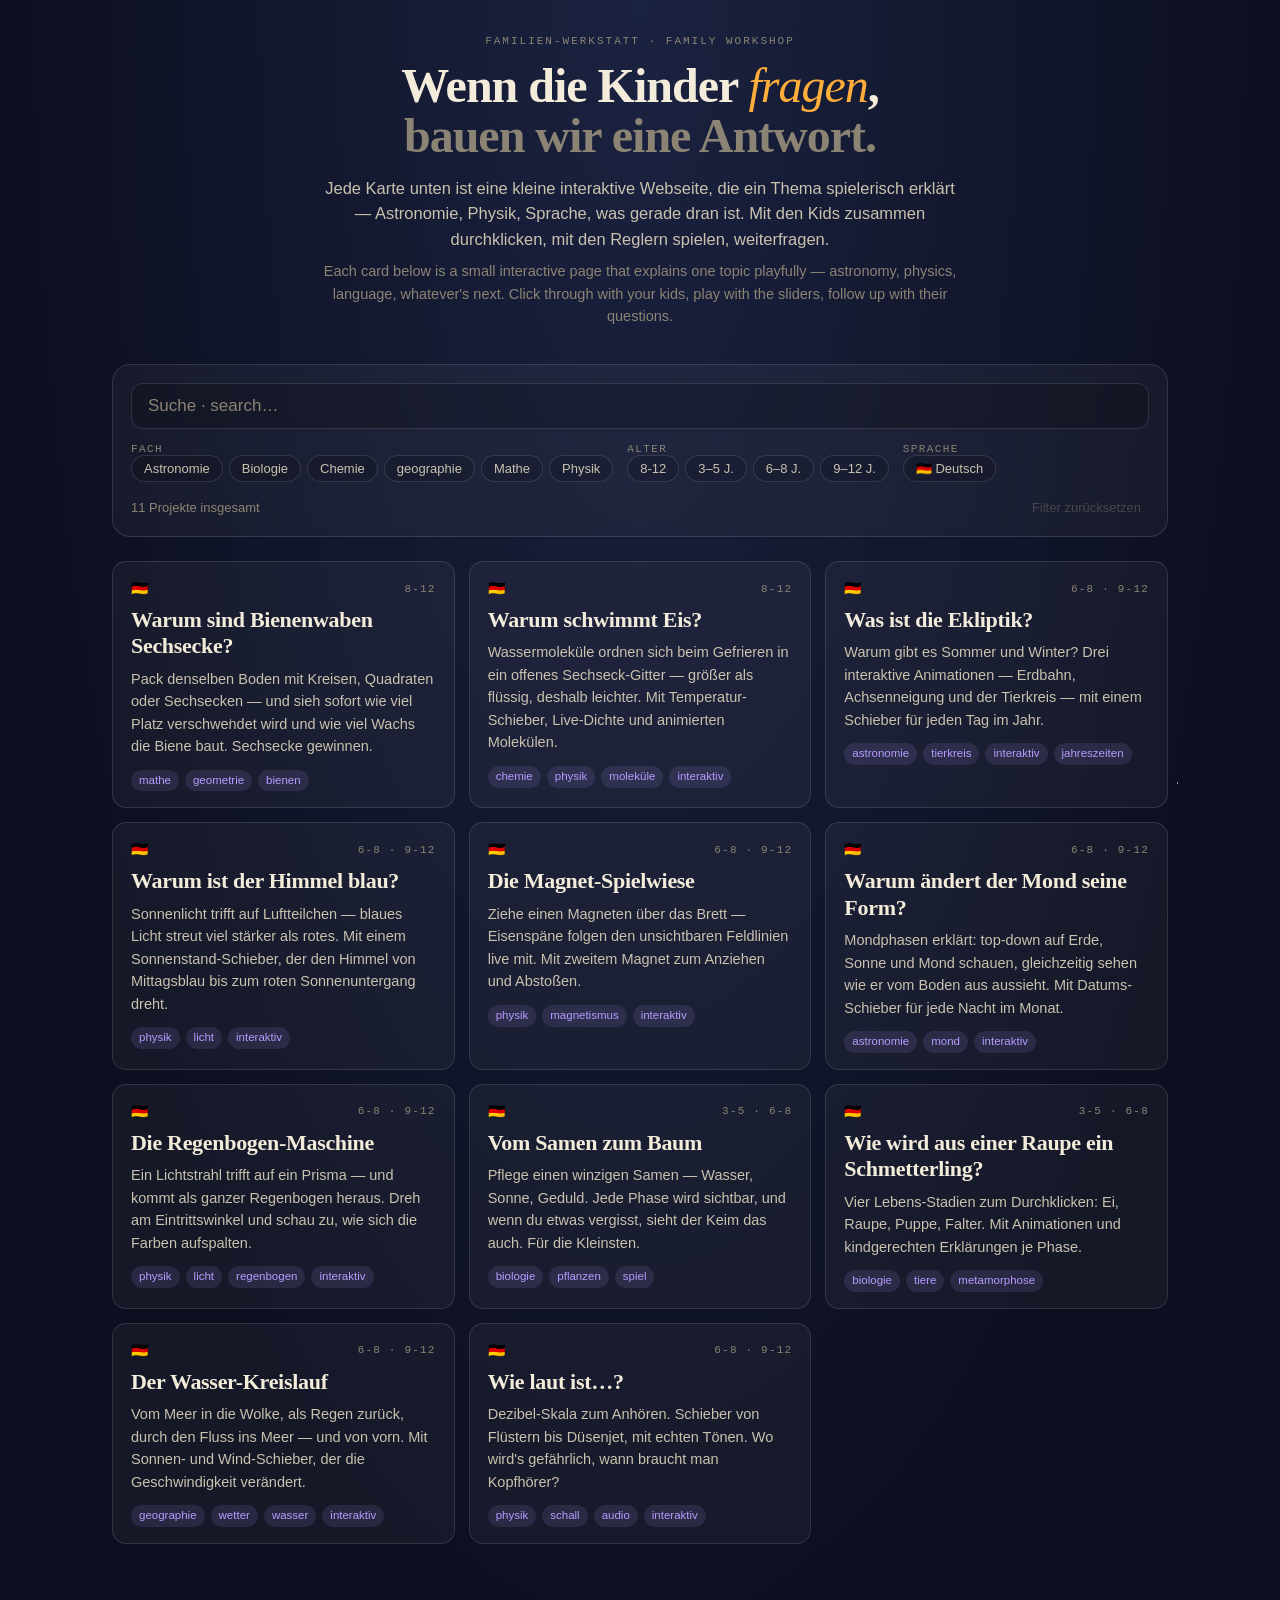
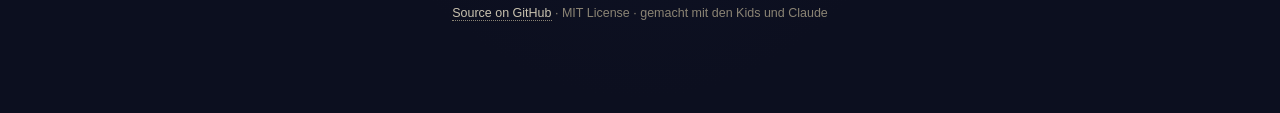
<file: index.html>
<!doctype html>
<html lang="de">
<head>
<meta charset="utf-8">
<meta name="viewport" content="width=device-width,initial-scale=1">
<meta name="color-scheme" content="dark light">
<title>Familien-Werkstatt</title>
<meta name="description" content="Kleine interaktive Lernprojekte zum Mitspielen — Astronomie, Physik, Sprache, was die Kinder gerade fragen.">
<link rel="stylesheet" href="./assets/style.css">
</head>
<body>
<main>
  <header class="hero">
    <div class="kicker"><span lang="de">Familien-Werkstatt</span> · <span lang="en">Family Workshop</span></div>
    <h1>
      <span lang="de">Wenn die Kinder <em>fragen</em>,</span><br>
      <span lang="de" class="muted">bauen wir eine Antwort.</span>
    </h1>
    <p class="lede">
      Jede Karte unten ist eine kleine interaktive Webseite, die ein Thema spielerisch erklärt — Astronomie, Physik, Sprache, was gerade dran ist. Mit den Kids zusammen durchklicken, mit den Reglern spielen, weiterfragen.
    </p>
    <p class="lede en">
      Each card below is a small interactive page that explains one topic playfully — astronomy, physics, language, whatever's next. Click through with your kids, play with the sliders, follow up with their questions.
    </p>
  </header>

  <section class="search">
    <input id="q" type="search" placeholder="Suche · search…" autocomplete="off" autocapitalize="off">

    <div class="filters">
      <fieldset id="filter-subject"><legend>Fach</legend></fieldset>
      <fieldset id="filter-age"><legend>Alter</legend></fieldset>
      <fieldset id="filter-language"><legend>Sprache</legend></fieldset>
    </div>

    <div class="meta-row">
      <span id="count" class="count">…</span>
      <button id="reset" class="reset" type="button">Filter zurücksetzen</button>
    </div>
  </section>

  <section id="grid" class="grid"></section>

  <footer>
    <p>
      <a href="https://github.com/rangulvers/familien-werkstatt" target="_blank" rel="noopener">Source on GitHub</a>
      · MIT License
      · gemacht mit den Kids und Claude
    </p>
  </footer>
</main>

<template id="card-tpl">
  <a class="card">
    <div class="card-body">
      <div class="card-meta">
        <span class="lang"></span>
        <span class="ages"></span>
      </div>
      <h2 class="card-title"></h2>
      <p class="card-summary"></p>
      <ul class="card-tags"></ul>
    </div>
  </a>
</template>

<script src="./assets/search.js" type="module"></script>
</body>
</html>
</file>
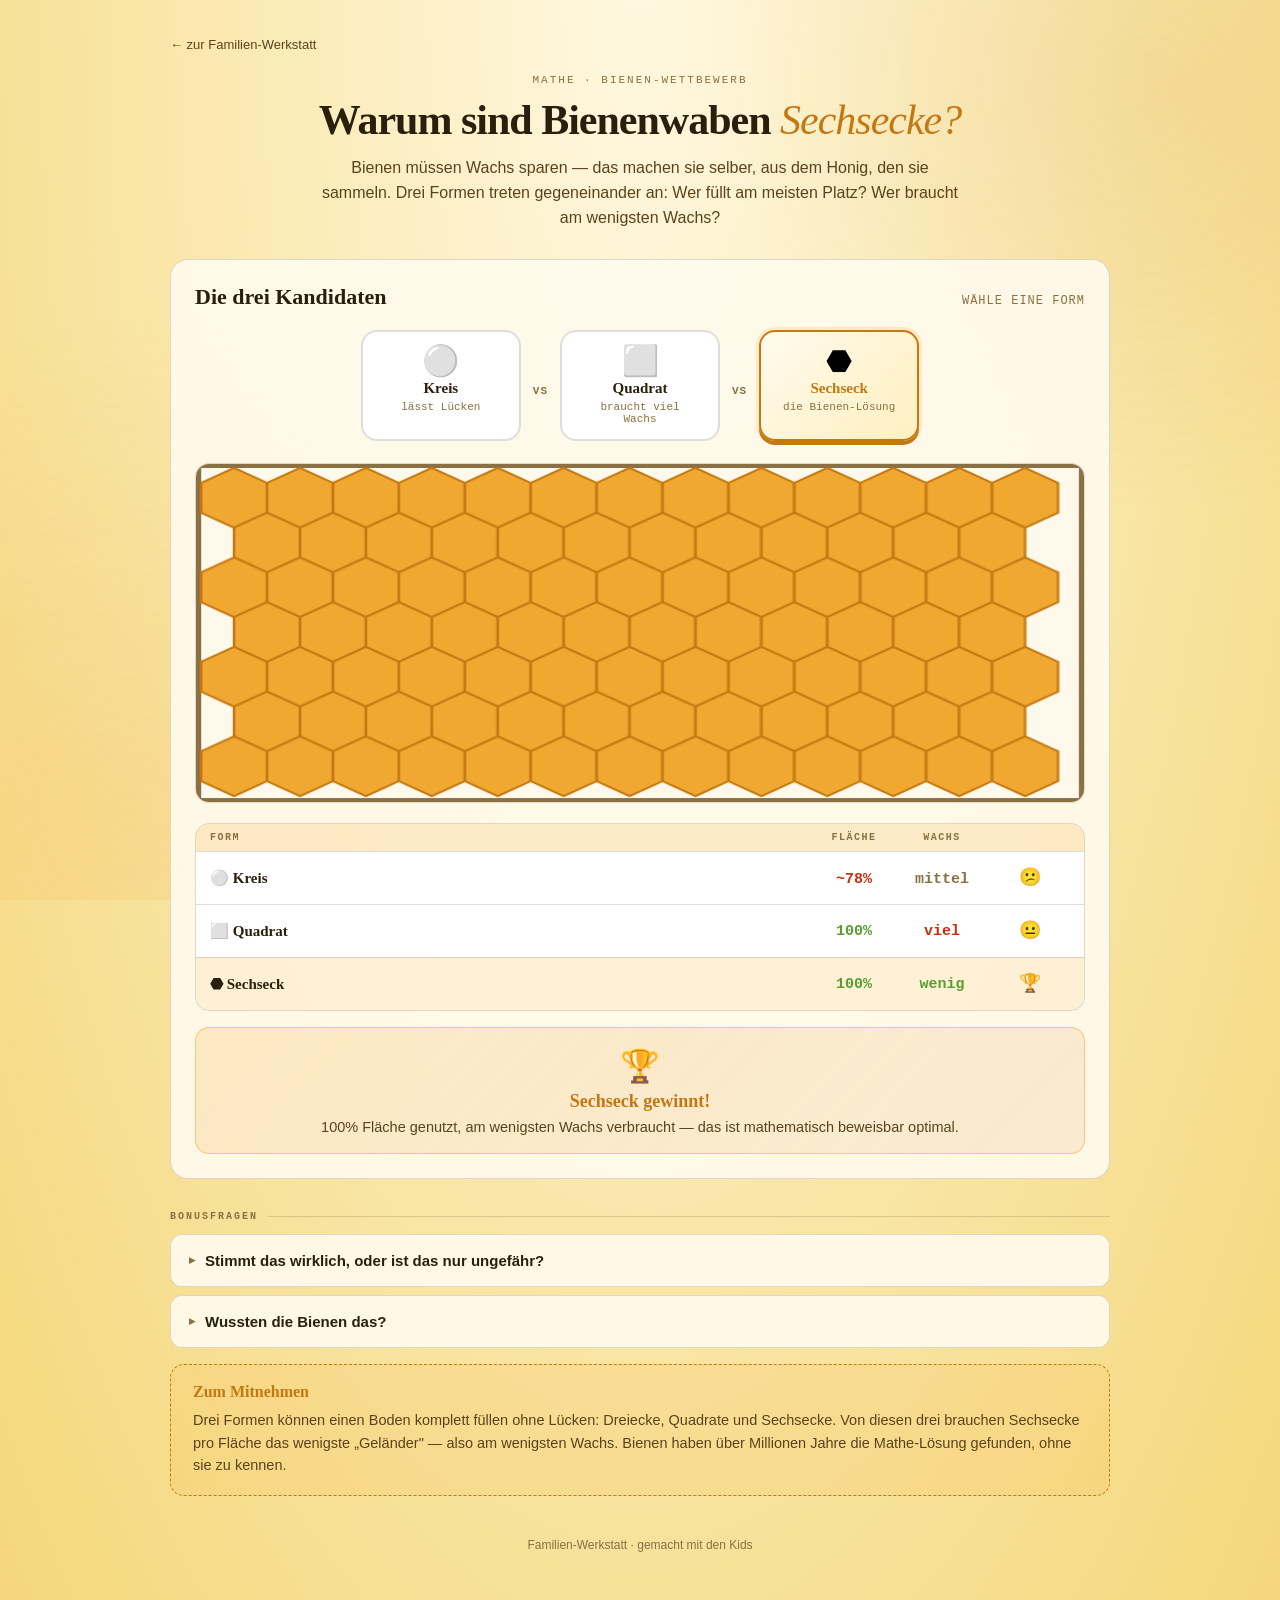
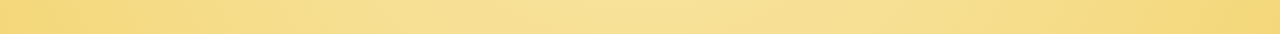
<file: bienenwaben/index.html>
<!doctype html>
<html lang="de">
<head>
<meta charset="utf-8">
<meta name="viewport" content="width=device-width,initial-scale=1">
<title>Warum sind Bienenwaben Sechsecke?</title>
<style>
  :root {
    --bg-1: #fff8e0;
    --bg-2: #f4d779;
    --honey: #f0a830;
    --honey-deep: #c47811;
    --ink: #2a1f0c;
    --ink-2: #5a431c;
    --ink-3: #8a7042;
    --hair: rgba(42,31,12,0.15);
    --card: rgba(255,250,237,0.92);
    --green: #5a9e30;
    --red: #c43010;
  }
  * { box-sizing: border-box; }
  html, body {
    margin: 0; padding: 0;
    background: radial-gradient(ellipse at top, var(--bg-1), var(--bg-2));
    color: var(--ink); min-height: 100vh;
    font: 16px/1.55 -apple-system, BlinkMacSystemFont, "Segoe UI", Roboto, Helvetica, sans-serif;
  }
  body::before {
    content:""; position: fixed; inset: 0; pointer-events: none;
    background:
      radial-gradient(circle at 10% 90%, rgba(240,168,48,0.15), transparent 35%),
      radial-gradient(circle at 90% 10%, rgba(196,120,17,0.1), transparent 30%);
  }
  main { max-width: 980px; margin: 0 auto; padding: 32px 20px 80px; position: relative; z-index: 1; }
  .back { display: inline-block; color: var(--ink-2); text-decoration: none; font-size: 13px; margin-bottom: 20px; }
  .back:hover { color: var(--ink); }

  /* ── Header ── */
  header { text-align: center; margin-bottom: 28px; }
  .kicker { font: 11px/1 ui-monospace, monospace; letter-spacing: 2px; text-transform: uppercase; color: var(--ink-3); margin-bottom: 12px; }
  h1 { font: 600 42px/1.05 Georgia, serif; margin: 0; letter-spacing: -1px; }
  h1 em { color: var(--honey-deep); font-style: italic; font-weight: 400; }
  .lede { color: var(--ink-2); max-width: 640px; margin: 14px auto 0; font-size: 16px; }

  /* ── Arena ── */
  .arena {
    background: var(--card); border: 1px solid var(--hair);
    border-radius: 18px; padding: 24px; margin-top: 20px;
  }
  .arena-header {
    display: flex; align-items: baseline; justify-content: space-between;
    margin-bottom: 20px; flex-wrap: wrap; gap: 8px;
  }
  .arena-header h2 { font: 600 22px/1.2 Georgia, serif; margin: 0; }
  .arena-sub { color: var(--ink-3); font: 12px ui-monospace, monospace; letter-spacing: 1px; text-transform: uppercase; }

  /* Candidate cards */
  .candidates { display: flex; gap: 12px; margin-bottom: 22px; justify-content: center; flex-wrap: wrap; }
  .cand {
    appearance: none; cursor: pointer;
    border: 2px solid var(--hair); border-radius: 16px;
    background: white; padding: 14px 20px;
    display: flex; flex-direction: column; align-items: center; gap: 4px;
    transition: all 0.15s; flex: 1; min-width: 110px; max-width: 160px;
  }
  .cand:hover { border-color: var(--honey); background: rgba(255,250,237,0.9); }
  .cand.active {
    border-color: var(--honey-deep);
    background: linear-gradient(135deg, #fffaed, #fff0c0);
    box-shadow: 0 4px 0 var(--honey-deep), 0 0 0 3px rgba(240,168,48,0.2);
  }
  .cand-icon { font-size: 30px; line-height: 1; }
  .cand-name { font: 700 15px Georgia, serif; color: var(--ink); }
  .cand-claim { font: 11px ui-monospace, monospace; color: var(--ink-3); text-align: center; }
  .cand.active .cand-name { color: var(--honey-deep); }

  /* VS dividers */
  .vs {
    display: flex; align-items: center; color: var(--ink-3);
    font: 700 11px ui-monospace, monospace; letter-spacing: 1px;
    flex-shrink: 0; padding-top: 10px;
  }

  /* Canvas */
  canvas {
    display: block; width: 100%; height: 340px; border-radius: 14px;
    background: #fef9eb; border: 1px solid var(--hair);
  }

  /* ── Scoreboard ── */
  .scoreboard { margin-top: 20px; border-radius: 14px; overflow: hidden; border: 1px solid var(--hair); }
  .score-head {
    display: grid; grid-template-columns: 1fr 80px 80px 80px;
    padding: 8px 14px; background: rgba(240,168,48,0.18);
    font: 700 10px ui-monospace, monospace; letter-spacing: 1.5px; text-transform: uppercase;
    color: var(--ink-3); gap: 8px;
  }
  .score-head span:not(:first-child) { text-align: center; }
  .score-row {
    display: grid; grid-template-columns: 1fr 80px 80px 80px;
    padding: 12px 14px; border-top: 1px solid var(--hair);
    align-items: center; gap: 8px; transition: background 0.2s;
    background: white;
  }
  .score-row.current { background: rgba(240,168,48,0.1); }
  .score-shape { font: 600 15px Georgia, serif; color: var(--ink); }
  .score-cell { text-align: center; }
  .score-val { font: 600 15px ui-monospace, monospace; }
  .score-val.good { color: var(--green); }
  .score-val.bad { color: var(--red); }
  .score-val.mid { color: var(--ink-3); }
  .verdict { text-align: center; font-size: 18px; }

  /* Winner banner */
  .winner-banner {
    display: none; margin-top: 16px;
    padding: 14px 20px; border-radius: 14px;
    background: linear-gradient(135deg, rgba(240,168,48,0.2), rgba(196,120,17,0.1));
    border: 1px solid rgba(240,168,48,0.5);
    text-align: center;
  }
  .winner-banner.show { display: block; }
  .winner-banner p { margin: 4px 0 0; color: var(--ink-2); font-size: 14.5px; }
  .winner-trophy { font-size: 32px; }
  .winner-title { font: 700 18px Georgia, serif; color: var(--honey-deep); }

  /* ── Q&A ── */
  .qa-section { margin-top: 32px; }
  .section-label {
    font: 700 10px ui-monospace, monospace; letter-spacing: 2px; text-transform: uppercase;
    color: var(--ink-3); margin-bottom: 12px; display: flex; align-items: center; gap: 10px;
  }
  .section-label::after { content: ""; flex: 1; height: 1px; background: var(--hair); }
  details {
    background: var(--card); border: 1px solid var(--hair);
    border-radius: 12px; padding: 14px 18px; margin-bottom: 8px;
  }
  details summary {
    font-weight: 600; color: var(--ink); cursor: pointer; font-size: 15px;
    list-style: none; display: flex; align-items: center; gap: 10px;
  }
  details summary::before { content: "▸"; color: var(--ink-3); font-size: 12px; }
  details[open] summary::before { content: "▾"; color: var(--honey-deep); }
  details[open] summary { color: var(--honey-deep); }
  details p { margin: 10px 0 0; color: var(--ink-2); font-size: 14.5px; padding-left: 20px; }

  /* ── Takeaway ── */
  .takeaway {
    margin-top: 16px; padding: 18px 22px;
    background: rgba(240,168,48,0.12); border: 1px dashed var(--honey-deep); border-radius: 14px;
  }
  .takeaway h3 { margin: 0 0 8px; font: 600 16px Georgia, serif; color: var(--honey-deep); }
  .takeaway p { margin: 0; color: var(--ink-2); font-size: 14.5px; }

  footer { margin-top: 40px; text-align: center; color: var(--ink-3); font-size: 12px; }
  @media (max-width: 600px) {
    h1 { font-size: 32px; }
    .score-head, .score-row { grid-template-columns: 1fr 60px 60px 40px; font-size: 12px; padding: 10px; }
  }
</style>
</head>
<body>
<main>
  <a href="../" class="back">← zur Familien-Werkstatt</a>

  <header>
    <div class="kicker">Mathe · Bienen-Wettbewerb</div>
    <h1>Warum sind Bienenwaben <em>Sechsecke?</em></h1>
    <p class="lede">
      Bienen müssen Wachs sparen — das machen sie selber, aus dem Honig, den sie sammeln. Drei Formen treten gegeneinander an: Wer füllt am meisten Platz? Wer braucht am wenigsten Wachs?
    </p>
  </header>

  <div class="arena">
    <div class="arena-header">
      <h2>Die drei Kandidaten</h2>
      <span class="arena-sub">Wähle eine Form</span>
    </div>

    <div class="candidates">
      <button class="cand" data-shape="circle">
        <span class="cand-icon">⚪</span>
        <span class="cand-name">Kreis</span>
        <span class="cand-claim">lässt Lücken</span>
      </button>
      <span class="vs">VS</span>
      <button class="cand" data-shape="square">
        <span class="cand-icon">⬜</span>
        <span class="cand-name">Quadrat</span>
        <span class="cand-claim">braucht viel Wachs</span>
      </button>
      <span class="vs">VS</span>
      <button class="cand active" data-shape="hex">
        <span class="cand-icon">⬣</span>
        <span class="cand-name">Sechseck</span>
        <span class="cand-claim">die Bienen-Lösung</span>
      </button>
    </div>

    <canvas id="board" width="700" height="340"></canvas>

    <div class="scoreboard">
      <div class="score-head">
        <span>Form</span>
        <span>Fläche</span>
        <span>Wachs</span>
        <span></span>
      </div>
      <div class="score-row" id="rowCircle">
        <span class="score-shape">⚪ Kreis</span>
        <div class="score-cell"><span class="score-val bad">~78%</span></div>
        <div class="score-cell"><span class="score-val mid">mittel</span></div>
        <div class="verdict">😕</div>
      </div>
      <div class="score-row" id="rowSquare">
        <span class="score-shape">⬜ Quadrat</span>
        <div class="score-cell"><span class="score-val good">100%</span></div>
        <div class="score-cell"><span class="score-val bad">viel</span></div>
        <div class="verdict">😐</div>
      </div>
      <div class="score-row current" id="rowHex">
        <span class="score-shape">⬣ Sechseck</span>
        <div class="score-cell"><span class="score-val good">100%</span></div>
        <div class="score-cell"><span class="score-val good">wenig</span></div>
        <div class="verdict">🏆</div>
      </div>
    </div>

    <div class="winner-banner show" id="winnerBanner">
      <div class="winner-trophy">🏆</div>
      <div class="winner-title">Sechseck gewinnt!</div>
      <p>100% Fläche genutzt, am wenigsten Wachs verbraucht — das ist mathematisch beweisbar optimal.</p>
    </div>
  </div>

  <div class="qa-section">
    <div class="section-label">Bonusfragen</div>
    <details>
      <summary>Stimmt das wirklich, oder ist das nur ungefähr?</summary>
      <p>Mathematiker:innen haben das schon vor 2000 Jahren vermutet — bewiesen wurde es aber erst 1999 vom Mathematiker Thomas Hales: das Sechseck ist die Form, die einen Boden komplett füllt und dabei am wenigsten Rand braucht. Das heißt <strong>Honeycomb-Theorem</strong>.</p>
    </details>
    <details>
      <summary>Wussten die Bienen das?</summary>
      <p>Sie wissen es nicht. Sie bauen erst runde Wachs-Töpfchen, drücken sie dann mit den Beinen seitlich, und durch die Hitze von vielen Bienen gleichzeitig „schmelzen" die runden Töpfe ineinander zu Sechsecken — ganz von selbst die effizienteste Form.</p>
    </details>
  </div>

  <div class="takeaway">
    <h3>Zum Mitnehmen</h3>
    <p>Drei Formen können einen Boden komplett füllen ohne Lücken: Dreiecke, Quadrate und Sechsecke. Von diesen drei brauchen Sechsecke pro Fläche das wenigste „Geländer" — also am wenigsten Wachs. Bienen haben über Millionen Jahre die Mathe-Lösung gefunden, ohne sie zu kennen.</p>
  </div>

  <footer>Familien-Werkstatt · gemacht mit den Kids</footer>
</main>

<script>
const canvas = document.getElementById('board');
const ctx = canvas.getContext('2d');
const W = canvas.width, H = canvas.height;
const buttons = document.querySelectorAll('.cand');
const winnerBanner = document.getElementById('winnerBanner');
const rows = { circle: 'rowCircle', square: 'rowSquare', hex: 'rowHex' };

let shape = 'hex';

function drawBoard() {
  ctx.clearRect(0, 0, W, H);
  ctx.fillStyle = '#fef9eb';
  ctx.fillRect(0, 0, W, H);
  ctx.strokeStyle = '#8a7042';
  ctx.lineWidth = 4;
  ctx.strokeRect(2, 2, W - 4, H - 4);

  if (shape === 'circle') {
    const r = 28, dx = r * 2, dy = r * 2;
    for (let y = r + 4; y < H - r; y += dy)
      for (let x = r + 4; x < W - r; x += dx) {
        ctx.beginPath(); ctx.arc(x, y, r, 0, Math.PI * 2);
        ctx.fillStyle = '#f0a830'; ctx.fill();
        ctx.strokeStyle = '#c47811'; ctx.lineWidth = 2; ctx.stroke();
      }
  } else if (shape === 'square') {
    const s = 56;
    for (let y = 4; y < H - s; y += s)
      for (let x = 4; x < W - s; x += s) {
        ctx.fillStyle = '#f0a830'; ctx.fillRect(x, y, s, s);
        ctx.strokeStyle = '#c47811'; ctx.lineWidth = 2; ctx.strokeRect(x, y, s, s);
      }
  } else {
    const r = 30, w = r * Math.sqrt(3), dy = r * 1.5;
    for (let row = 0, y = r + 4; y < H - r; y += dy, row++) {
      const off = row % 2 ? w / 2 : 0;
      for (let x = r + off; x < W - w / 2; x += w) drawHex(x, y, r);
    }
  }
}

function drawHex(cx, cy, r) {
  ctx.beginPath();
  for (let i = 0; i < 6; i++) {
    const a = Math.PI / 3 * i + Math.PI / 6;
    const x = cx + r * Math.cos(a), y = cy + r * Math.sin(a);
    if (i === 0) ctx.moveTo(x, y); else ctx.lineTo(x, y);
  }
  ctx.closePath();
  ctx.fillStyle = '#f0a830'; ctx.fill();
  ctx.strokeStyle = '#c47811'; ctx.lineWidth = 2; ctx.stroke();
}

function updateScoreboard() {
  document.querySelectorAll('.score-row').forEach(r => r.classList.remove('current'));
  const activeRow = document.getElementById(rows[shape]);
  if (activeRow) activeRow.classList.add('current');
  winnerBanner.classList.toggle('show', shape === 'hex');
}

buttons.forEach(b => b.addEventListener('click', () => {
  buttons.forEach(x => x.classList.remove('active'));
  b.classList.add('active');
  shape = b.dataset.shape;
  drawBoard();
  updateScoreboard();
}));

drawBoard();
updateScoreboard();
</script>
</body>
</html>
</file>
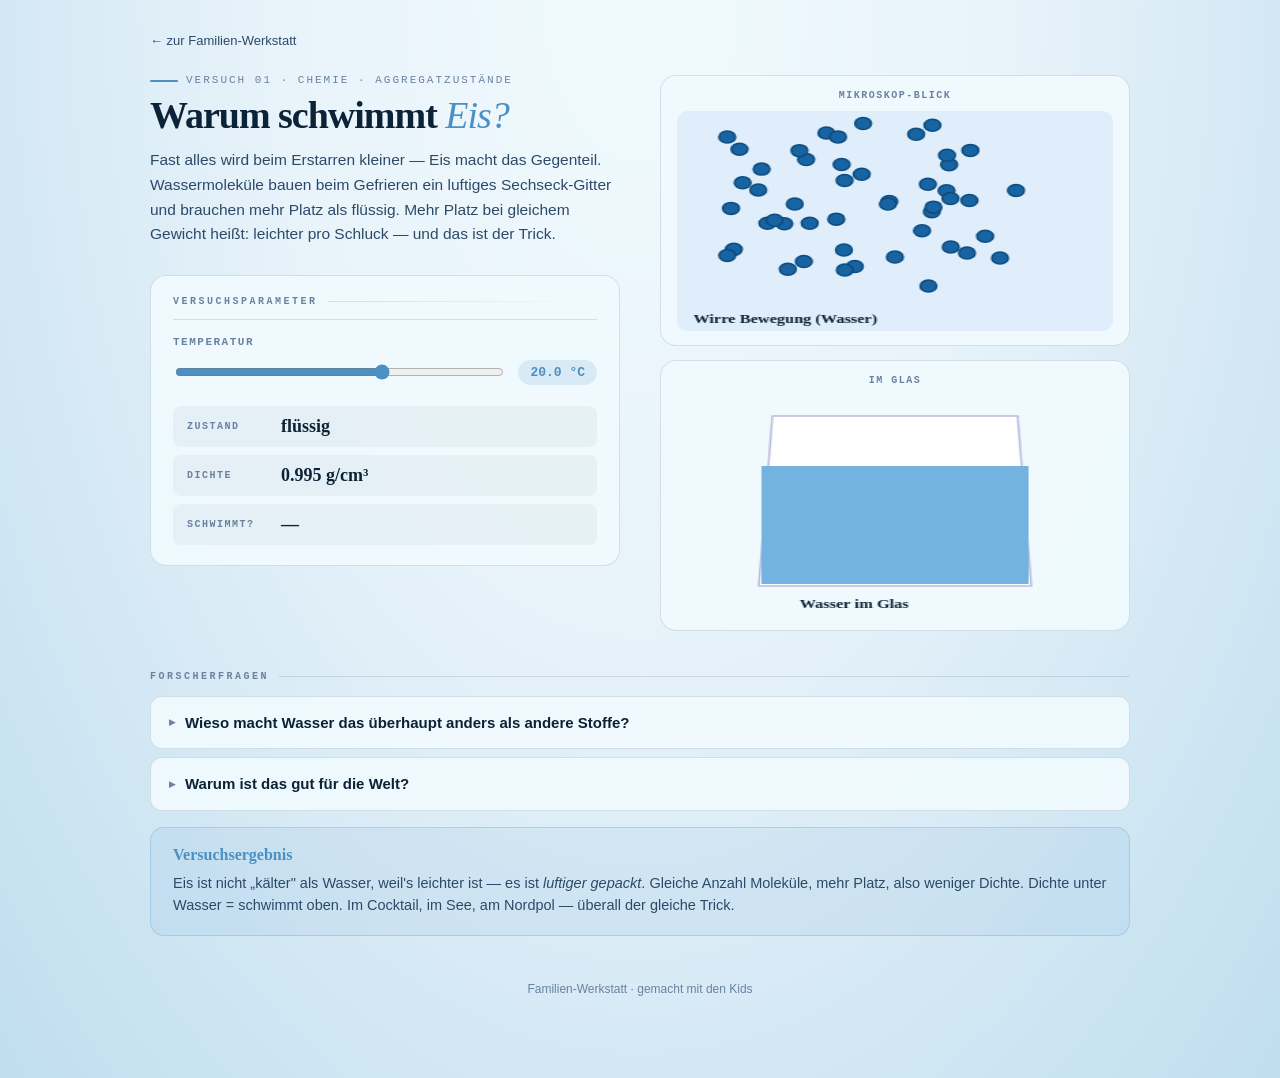
<file: eis-schwimmt/index.html>
<!doctype html>
<html lang="de">
<head>
<meta charset="utf-8">
<meta name="viewport" content="width=device-width,initial-scale=1">
<title>Warum schwimmt Eis?</title>
<style>
  :root {
    --bg-1: #e8f3fa;
    --bg-2: #c0deef;
    --ink: #0c2236;
    --ink-2: #2c4a68;
    --ink-3: #6a82a0;
    --ice: #d4ecf7;
    --ice-deep: #4a90c4;
    --water: #1864a3;
    --water-light: #74b3df;
    --frost: #f0fafe;
    --hair: rgba(12,34,54,0.12);
    --card: rgba(240,250,254,0.92);
  }
  * { box-sizing: border-box; }
  html, body {
    margin: 0; padding: 0;
    background: radial-gradient(ellipse at top, var(--frost), var(--bg-1) 40%, var(--bg-2));
    color: var(--ink); min-height: 100vh;
    font: 16px/1.55 -apple-system, BlinkMacSystemFont, "Segoe UI", Roboto, Helvetica, sans-serif;
  }
  main { max-width: 1020px; margin: 0 auto; padding: 28px 20px 80px; }
  .back { display: inline-block; color: var(--ink-2); text-decoration: none; font-size: 13px; margin-bottom: 24px; }
  .back:hover { color: var(--ink); }

  /* ── Lab layout ── */
  .lab {
    display: grid;
    gap: 32px;
  }
  @media (min-width: 740px) {
    .lab { grid-template-columns: 1fr 1fr; align-items: start; gap: 40px; }
  }

  /* ── Left column ── */
  .lab-left { display: flex; flex-direction: column; gap: 0; }
  header { margin-bottom: 28px; }
  .kicker {
    font: 11px/1 ui-monospace, monospace; letter-spacing: 2px;
    text-transform: uppercase; color: var(--ink-3); margin-bottom: 10px;
    display: flex; align-items: center; gap: 8px;
  }
  .kicker::before {
    content: ""; display: inline-block; width: 28px; height: 2px;
    background: var(--ice-deep); border-radius: 2px;
  }
  h1 { font: 600 38px/1.05 Georgia, serif; margin: 0; letter-spacing: -1px; }
  h1 em { color: var(--ice-deep); font-style: italic; font-weight: 400; }
  .lede { color: var(--ink-2); font-size: 15.5px; margin: 12px 0 0; line-height: 1.6; }

  /* Experiment block */
  .experiment-block {
    background: var(--card);
    border: 1px solid var(--hair);
    border-radius: 16px;
    padding: 20px 22px;
    backdrop-filter: blur(8px);
  }
  .block-label {
    font: 700 10px ui-monospace, monospace;
    letter-spacing: 2.5px; text-transform: uppercase;
    color: var(--ink-3); margin-bottom: 16px;
    padding-bottom: 12px; border-bottom: 1px solid var(--hair);
    display: flex; align-items: center; gap: 10px;
  }
  .block-label::after {
    content: ""; flex: 1; height: 1px;
    background: linear-gradient(to right, var(--hair), transparent);
  }
  .control-row { display: flex; flex-direction: column; gap: 8px; margin-bottom: 18px; }
  .control-row label {
    font: 700 11px ui-monospace, monospace;
    letter-spacing: 1.5px; text-transform: uppercase; color: var(--ink-3);
  }
  .slider-row { display: flex; align-items: center; gap: 12px; }
  input[type="range"] { flex: 1; accent-color: var(--ice-deep); height: 28px; }
  .pill {
    display: inline-block; padding: 5px 12px; border-radius: 999px;
    background: rgba(74,144,196,0.15); color: var(--ice-deep);
    font: 700 13px ui-monospace, monospace; white-space: nowrap;
  }

  /* Readout stats */
  .readout { display: flex; flex-direction: column; gap: 8px; }
  .readout-row {
    display: flex; align-items: center;
    background: rgba(12,34,54,0.04); border-radius: 8px; padding: 10px 14px;
    gap: 14px;
  }
  .readout-key {
    font: 700 10px ui-monospace, monospace;
    letter-spacing: 1.5px; text-transform: uppercase; color: var(--ink-3);
    min-width: 80px;
  }
  .readout-val {
    font: 600 18px Georgia, serif; color: var(--ink); flex: 1;
  }
  .readout-val.highlight { color: var(--ice-deep); }

  /* ── Right column ── */
  .lab-right {
    display: flex; flex-direction: column; gap: 14px;
    position: sticky; top: 20px;
  }
  .canvas-panel {
    background: var(--card); border: 1px solid var(--hair);
    border-radius: 16px; padding: 14px 16px;
    backdrop-filter: blur(8px);
  }
  .panel-title {
    font: 700 10px ui-monospace, monospace; letter-spacing: 1.5px;
    text-transform: uppercase; color: var(--ink-3); margin-bottom: 10px; text-align: center;
  }
  canvas { display: block; width: 100%; height: 220px; border-radius: 10px; }

  /* ── Forscherfragen ── */
  .forscherfragen { margin-top: 40px; }
  .section-title {
    font: 700 10px ui-monospace, monospace; letter-spacing: 2.5px;
    text-transform: uppercase; color: var(--ink-3); margin: 0 0 14px;
    display: flex; align-items: center; gap: 10px;
  }
  .section-title::after {
    content: ""; flex: 1; height: 1px; background: var(--hair);
  }
  details {
    background: var(--card); border: 1px solid var(--hair);
    border-radius: 12px; padding: 14px 18px; margin-bottom: 8px;
    backdrop-filter: blur(8px);
  }
  details summary {
    font-weight: 600; color: var(--ink); cursor: pointer; font-size: 15px;
    list-style: none; display: flex; align-items: center; gap: 10px;
  }
  details summary::before { content: "▸"; color: var(--ink-3); font-size: 12px; }
  details[open] summary::before { content: "▾"; color: var(--ice-deep); }
  details[open] summary { color: var(--ice-deep); }
  details p { margin: 10px 0 0; color: var(--ink-2); font-size: 14.5px; padding-left: 20px; }

  /* ── Ergebnis ── */
  .ergebnis {
    margin-top: 16px; padding: 18px 22px;
    background: rgba(74,144,196,0.08); border: 1px solid rgba(74,144,196,0.25);
    border-radius: 14px;
  }
  .ergebnis h3 { margin: 0 0 8px; font: 600 16px Georgia, serif; color: var(--ice-deep); }
  .ergebnis p { margin: 0; color: var(--ink-2); font-size: 14.5px; }

  footer { margin-top: 44px; text-align: center; color: var(--ink-3); font-size: 12px; }
  @media (max-width: 600px) { h1 { font-size: 28px; } }
</style>
</head>
<body>
<main>
  <a href="../" class="back">← zur Familien-Werkstatt</a>

  <div class="lab">
    <div class="lab-left">
      <header>
        <div class="kicker">Versuch 01 · Chemie · Aggregatzustände</div>
        <h1>Warum schwimmt <em>Eis?</em></h1>
        <p class="lede">
          Fast alles wird beim Erstarren kleiner — Eis macht das Gegenteil. Wassermoleküle bauen beim Gefrieren ein luftiges Sechseck-Gitter und brauchen mehr Platz als flüssig. Mehr Platz bei gleichem Gewicht heißt: leichter pro Schluck — und das ist der Trick.
        </p>
      </header>

      <div class="experiment-block">
        <div class="block-label">Versuchsparameter</div>
        <div class="control-row">
          <label for="temp">Temperatur</label>
          <div class="slider-row">
            <input type="range" id="temp" min="-15" max="40" step="0.5" value="20">
            <span class="pill" id="tempPill">20 °C</span>
          </div>
        </div>
        <div class="readout">
          <div class="readout-row">
            <span class="readout-key">Zustand</span>
            <span class="readout-val" id="state">flüssig</span>
          </div>
          <div class="readout-row">
            <span class="readout-key">Dichte</span>
            <span class="readout-val" id="density">1,000 g/cm³</span>
          </div>
          <div class="readout-row">
            <span class="readout-key">Schwimmt?</span>
            <span class="readout-val" id="floats">—</span>
          </div>
        </div>
      </div>
    </div>

    <div class="lab-right">
      <div class="canvas-panel">
        <div class="panel-title">Mikroskop-Blick</div>
        <canvas id="micro" width="320" height="220"></canvas>
      </div>
      <div class="canvas-panel">
        <div class="panel-title">Im Glas</div>
        <canvas id="glass" width="320" height="220"></canvas>
      </div>
    </div>
  </div>

  <div class="forscherfragen">
    <div class="section-title">Forscherfragen</div>
    <details>
      <summary>Wieso macht Wasser das überhaupt anders als andere Stoffe?</summary>
      <p>Wassermoleküle haben winzige „Magneten" an sich (Wasserstoffbrücken). Beim Gefrieren ziehen sich diese Magneten in einem ganz bestimmten Winkel an — und das zwingt die Moleküle in das offene Sechseck. Im flüssigen Wasser flutscht alles dichter aneinander.</p>
    </details>
    <details>
      <summary>Warum ist das gut für die Welt?</summary>
      <p>Weil Eis oben schwimmt, friert ein See nur an der Oberfläche zu. Darunter bleibt es flüssig — Fische und Pflanzen überleben den Winter. Würde Eis sinken, würden Seen von unten zufrieren bis sie zu Eisblöcken werden.</p>
    </details>
  </div>

  <div class="ergebnis">
    <h3>Versuchsergebnis</h3>
    <p>Eis ist nicht „kälter" als Wasser, weil's leichter ist — es ist <em>luftiger gepackt</em>. Gleiche Anzahl Moleküle, mehr Platz, also weniger Dichte. Dichte unter Wasser = schwimmt oben. Im Cocktail, im See, am Nordpol — überall der gleiche Trick.</p>
  </div>

  <footer>Familien-Werkstatt · gemacht mit den Kids</footer>
</main>

<script>
const tempInput = document.getElementById('temp');
const tempPill = document.getElementById('tempPill');
const stateEl = document.getElementById('state');
const densityEl = document.getElementById('density');
const floatsEl = document.getElementById('floats');
const microCanvas = document.getElementById('micro');
const glassCanvas = document.getElementById('glass');
const mctx = microCanvas.getContext('2d');
const gctx = glassCanvas.getContext('2d');
const W = 320, H = 220;

function hexLattice(rows, cols, spacing) {
  const pts = [];
  for (let r = 0; r < rows; r++) {
    for (let c = 0; c < cols; c++) {
      const x = c * spacing + (r % 2 ? spacing / 2 : 0) + 30;
      const y = r * spacing * 0.866 + 30;
      pts.push({ x, y });
    }
  }
  return pts;
}

const ICE = hexLattice(6, 8, 28);
const molecules = ICE.slice(0, 48).map(p => ({
  ix: p.x, iy: p.y,
  x: p.x + (Math.random() - 0.5) * 4,
  y: p.y + (Math.random() - 0.5) * 4,
  vx: 0, vy: 0,
}));

let temp = 20;

function isIce(t) { return t <= 0; }

function tick() {
  const ice = isIce(temp);
  const energy = ice ? Math.max(0.05, (15 + temp) / 30 * 0.2) : 0.3 + Math.min(1.5, temp / 40 * 1.4);
  const lattice = ice ? 0.06 : 0;
  for (const m of molecules) {
    if (ice) {
      m.vx += (m.ix - m.x) * lattice + (Math.random() - 0.5) * energy * 0.4;
      m.vy += (m.iy - m.y) * lattice + (Math.random() - 0.5) * energy * 0.4;
    } else {
      m.vx += (Math.random() - 0.5) * energy;
      m.vy += (Math.random() - 0.5) * energy;
    }
    m.vx *= 0.88; m.vy *= 0.88;
    m.x += m.vx; m.y += m.vy;
    if (m.x < 12) { m.x = 12; m.vx *= -0.5; }
    if (m.x > W - 12) { m.x = W - 12; m.vx *= -0.5; }
    if (m.y < 12) { m.y = 12; m.vy *= -0.5; }
    if (m.y > H - 12) { m.y = H - 12; m.vy *= -0.5; }
  }
  drawMicro(ice);
  drawGlass(ice);
  requestAnimationFrame(tick);
}

function drawMicro(ice) {
  mctx.clearRect(0, 0, W, H);
  mctx.fillStyle = ice ? '#e6f3fa' : '#dfeefa';
  mctx.fillRect(0, 0, W, H);
  if (ice) {
    mctx.strokeStyle = 'rgba(74,144,196,0.4)';
    mctx.lineWidth = 1;
    for (let i = 0; i < molecules.length; i++) {
      for (let j = i + 1; j < molecules.length; j++) {
        const a = molecules[i], b = molecules[j];
        if (Math.hypot(a.x - b.x, a.y - b.y) < 32) {
          mctx.beginPath(); mctx.moveTo(a.x, a.y); mctx.lineTo(b.x, b.y); mctx.stroke();
        }
      }
    }
  }
  for (const m of molecules) {
    mctx.beginPath();
    mctx.arc(m.x, m.y, 6, 0, Math.PI * 2);
    mctx.fillStyle = ice ? '#74b3df' : '#1864a3';
    mctx.fill();
    mctx.strokeStyle = ice ? '#4a90c4' : '#0c4c80';
    mctx.lineWidth = 1.5;
    mctx.stroke();
  }
  mctx.fillStyle = '#0c2236';
  mctx.font = 'bold 12px ui-monospace';
  mctx.fillText(ice ? 'Sechseck-Gitter (Eis)' : 'Wirre Bewegung (Wasser)', 12, H - 8);
}

function drawGlass(ice) {
  gctx.clearRect(0, 0, W, H);
  gctx.fillStyle = '#fff';
  gctx.beginPath();
  gctx.moveTo(70, 20); gctx.lineTo(60, 190); gctx.lineTo(260, 190); gctx.lineTo(250, 20);
  gctx.closePath(); gctx.fill();
  gctx.strokeStyle = '#bbd'; gctx.lineWidth = 1.5; gctx.stroke();
  gctx.fillStyle = '#74b3df';
  gctx.fillRect(62, 70, 196, 118);
  if (ice) {
    gctx.fillStyle = '#dff1fb'; gctx.strokeStyle = '#4a90c4'; gctx.lineWidth = 1.5;
    gctx.beginPath(); gctx.roundRect(100, 58, 100, 44, 7); gctx.fill(); gctx.stroke();
    gctx.fillStyle = 'rgba(255,255,255,0.6)'; gctx.fillRect(108, 66, 26, 5);
    gctx.fillStyle = '#0c2236'; gctx.font = 'bold 12px ui-monospace';
    gctx.fillText('Eis schwimmt!', 94, H - 8);
  } else {
    gctx.fillStyle = '#0c2236'; gctx.font = 'bold 12px ui-monospace';
    gctx.fillText('Wasser im Glas', 90, H - 8);
  }
}

if (!CanvasRenderingContext2D.prototype.roundRect) {
  CanvasRenderingContext2D.prototype.roundRect = function(x, y, w, h, r) {
    this.beginPath();
    this.moveTo(x+r,y); this.lineTo(x+w-r,y); this.quadraticCurveTo(x+w,y,x+w,y+r);
    this.lineTo(x+w,y+h-r); this.quadraticCurveTo(x+w,y+h,x+w-r,y+h);
    this.lineTo(x+r,y+h); this.quadraticCurveTo(x,y+h,x,y+h-r);
    this.lineTo(x,y+r); this.quadraticCurveTo(x,y,x+r,y); this.closePath();
  };
}

function update(t) {
  temp = t;
  tempPill.textContent = `${t.toFixed(1)} °C`;
  if (t < -5) stateEl.textContent = 'fest (Eis)';
  else if (t <= 0) stateEl.textContent = 'fest (eisig)';
  else if (t < 5) stateEl.textContent = 'flüssig (kalt)';
  else if (t < 30) stateEl.textContent = 'flüssig';
  else stateEl.textContent = 'flüssig (warm)';
  let dens;
  if (t <= 0) dens = 0.917;
  else if (t < 4) dens = 0.9999 - (4 - t) * 0.00001;
  else dens = 1.000 - (t - 4) * 0.0003;
  densityEl.textContent = `${dens.toFixed(3)} g/cm³`;
  floatsEl.textContent = (t <= 0) ? 'ja ✓' : '—';
  floatsEl.className = 'readout-val' + (t <= 0 ? ' highlight' : '');
}

tempInput.addEventListener('input', e => update(parseFloat(e.target.value)));
update(20);
tick();
</script>
</body>
</html>
</file>
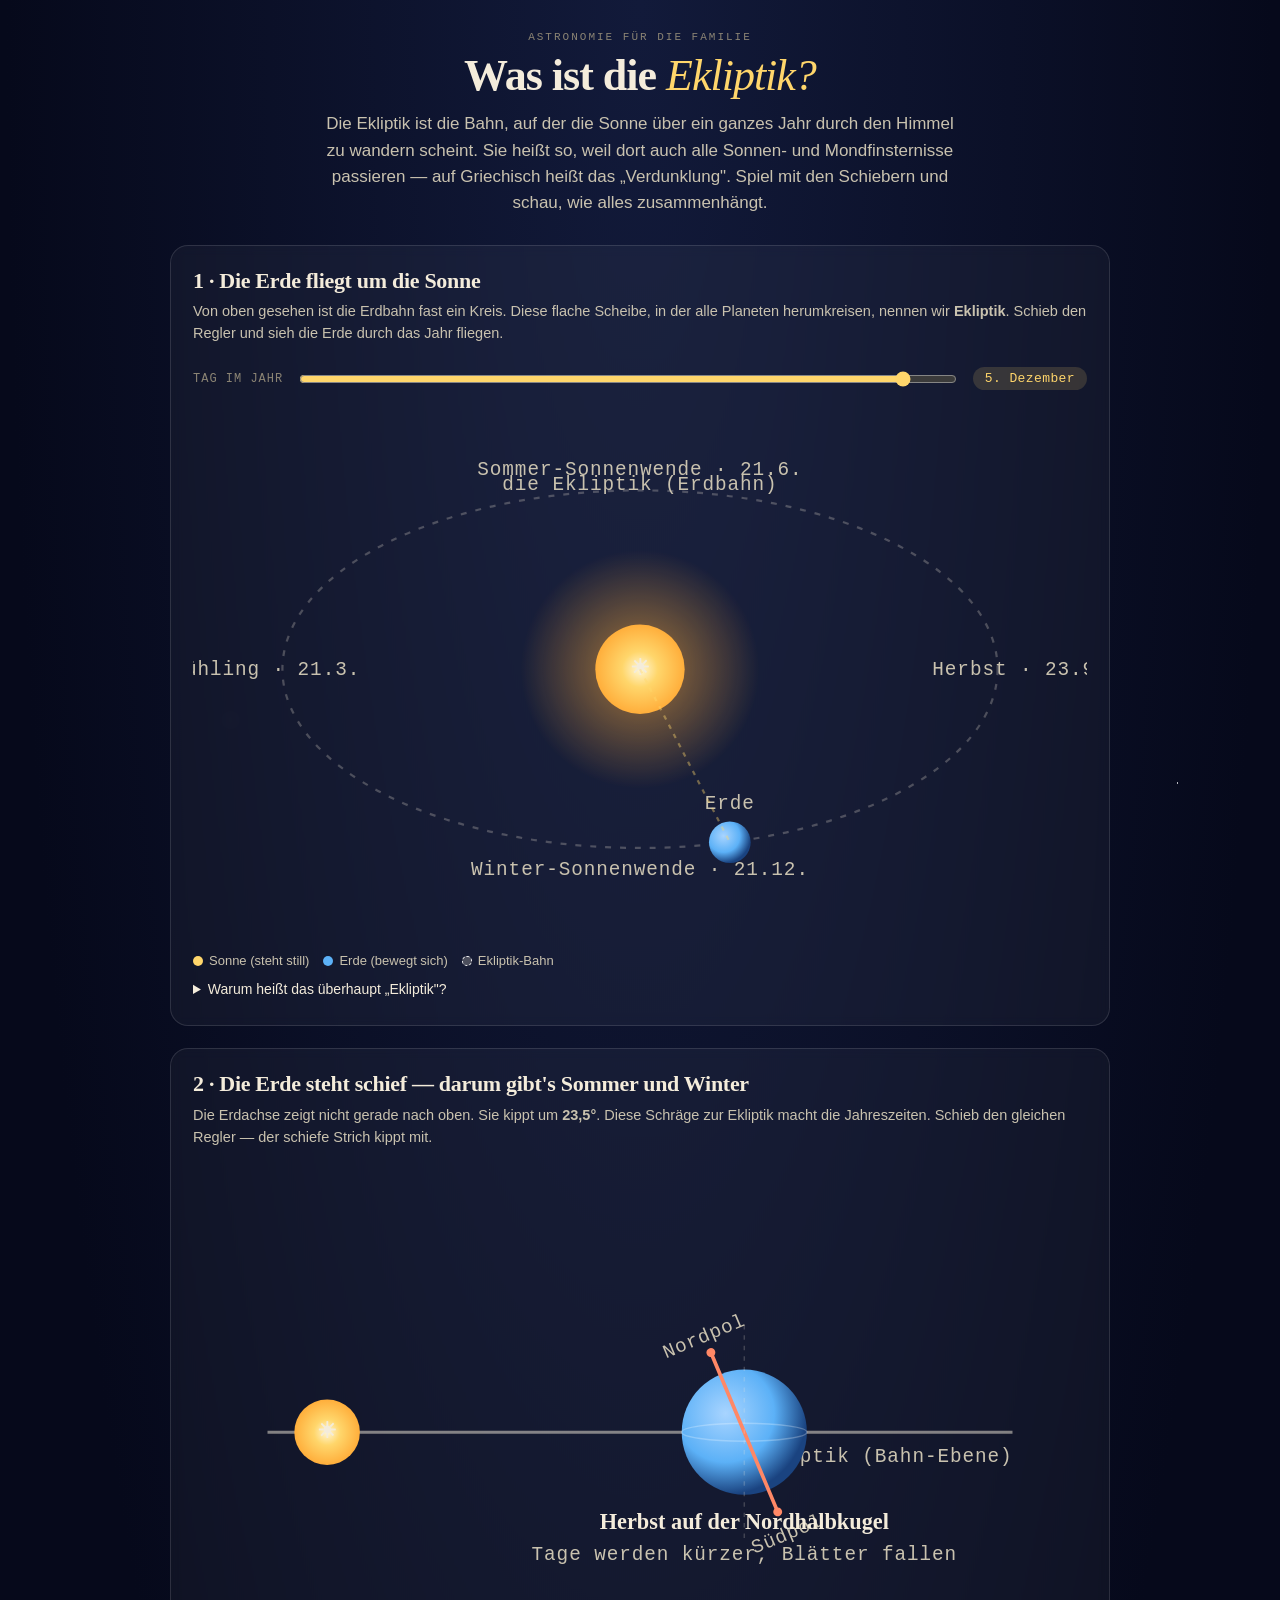
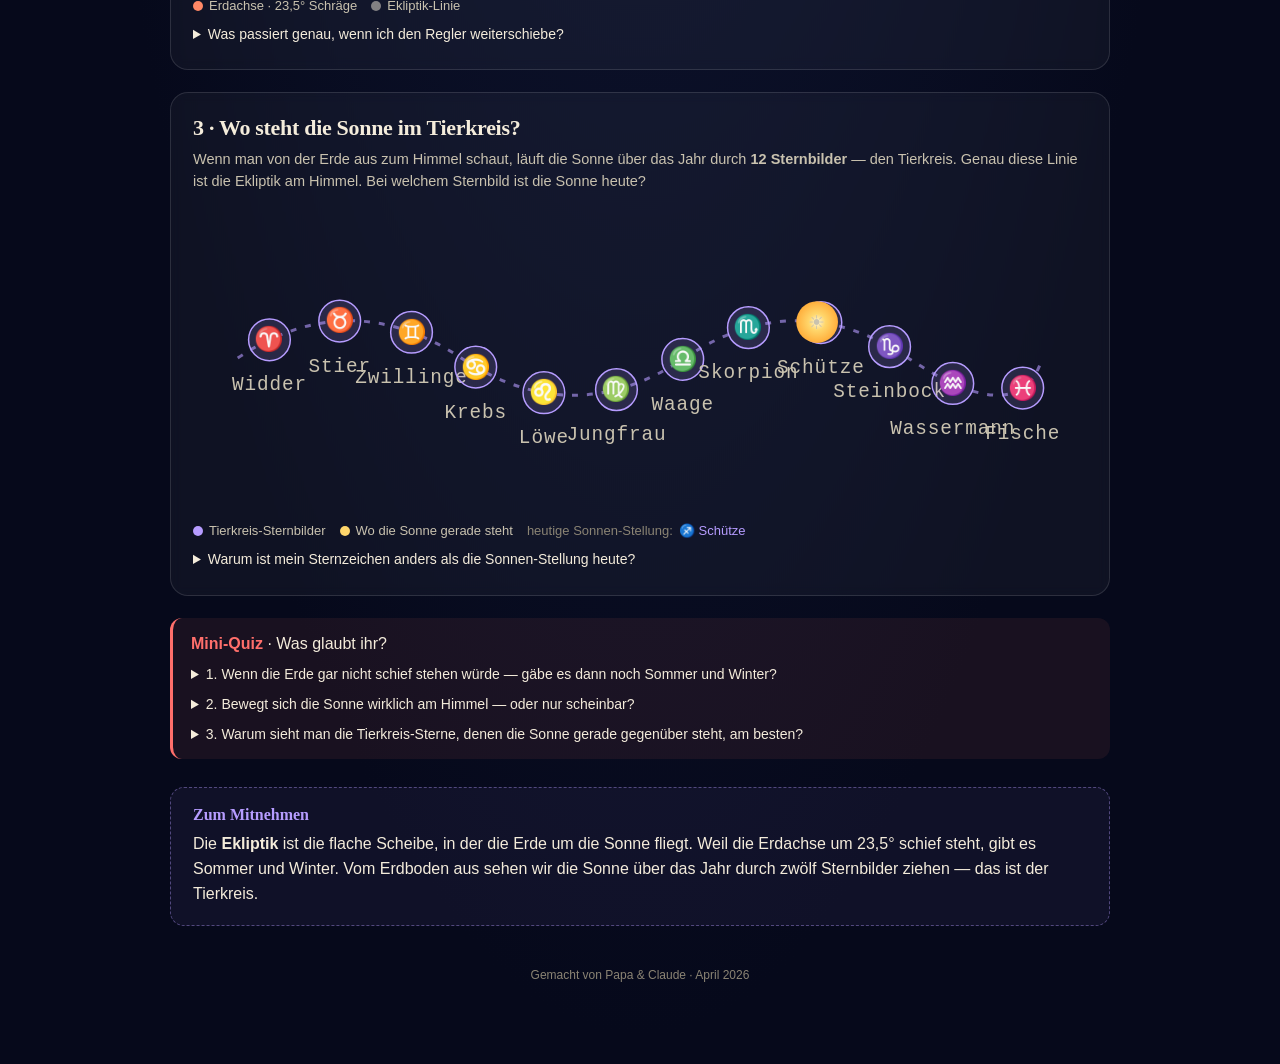
<file: ekliptik/index.html>
<!doctype html>
<html lang="de">
<head>
<meta charset="utf-8">
<meta name="viewport" content="width=device-width,initial-scale=1">
<title>Was ist die Ekliptik?</title>
<style>
  :root {
    --bg-1: #06091b;
    --bg-2: #121a3a;
    --ink: #f4ecdb;
    --ink-2: #c9c2af;
    --ink-3: #8b8474;
    --sun: #ffd66b;
    --sun-glow: #ffae3b;
    --earth: #5cb1f7;
    --earth-land: #7ed27a;
    --orbit: rgba(244, 236, 219, 0.25);
    --tilt: #ff8866;
    --zodiac: #b69cff;
    --accent: #ff6f6b;
    --card: rgba(255, 255, 255, 0.04);
    --hair: rgba(255, 255, 255, 0.12);
  }
  * { box-sizing: border-box; }
  html, body {
    margin: 0; padding: 0;
    background: radial-gradient(ellipse at top, var(--bg-2) 0%, var(--bg-1) 70%);
    color: var(--ink);
    font: 16px/1.55 -apple-system, BlinkMacSystemFont, "Segoe UI", Roboto, Helvetica, Arial, sans-serif;
    min-height: 100vh;
  }
  body::before {
    content: ""; position: fixed; inset: 0; pointer-events: none; z-index: 0;
    background-image:
      radial-gradient(1px 1px at 12% 18%, #fff 50%, transparent 51%),
      radial-gradient(1px 1px at 78% 24%, #fff 50%, transparent 51%),
      radial-gradient(1px 1px at 33% 64%, #fff 50%, transparent 51%),
      radial-gradient(2px 2px at 92% 87%, #fff 50%, transparent 51%),
      radial-gradient(1px 1px at 47% 91%, #fff 50%, transparent 51%),
      radial-gradient(2px 2px at 18% 80%, #fff 50%, transparent 51%),
      radial-gradient(1px 1px at 65% 12%, #fff 50%, transparent 51%),
      radial-gradient(1px 1px at 5% 50%, #fff 50%, transparent 51%);
    opacity: 0.7;
  }
  main { max-width: 980px; margin: 0 auto; padding: 32px 20px 80px; position: relative; z-index: 1; }
  header { text-align: center; margin-bottom: 28px; }
  .kicker {
    font: 11px/1 ui-monospace, SFMono-Regular, monospace;
    letter-spacing: 2px; text-transform: uppercase; color: var(--ink-3);
    margin-bottom: 10px;
  }
  h1 {
    font: 600 44px/1.05 Georgia, "Times New Roman", serif;
    margin: 0; letter-spacing: -1px;
  }
  h1 em { color: var(--sun); font-style: italic; font-weight: 400; }
  .lede { color: var(--ink-2); font-size: 17px; max-width: 640px; margin: 12px auto 0; }

  section.card {
    background: var(--card);
    border: 1px solid var(--hair);
    border-radius: 18px;
    padding: 22px 22px 24px;
    margin-top: 22px;
    backdrop-filter: blur(6px);
  }
  section h2 {
    font: 600 22px/1.2 Georgia, serif;
    margin: 0 0 6px; letter-spacing: -0.3px;
  }
  section p.sub { color: var(--ink-2); margin: 0 0 16px; font-size: 14.5px; }

  .controls { display: flex; flex-wrap: wrap; gap: 14px; align-items: center; margin: 18px 0 6px; }
  .controls label { font: 12px ui-monospace, monospace; letter-spacing: 1px; text-transform: uppercase; color: var(--ink-3); }
  input[type="range"] { flex: 1; min-width: 220px; accent-color: var(--sun); height: 28px; }
  .pill {
    display: inline-block; padding: 4px 12px; border-radius: 999px;
    background: rgba(255, 214, 107, 0.15); color: var(--sun);
    font: 13px ui-monospace, monospace; letter-spacing: 0.4px;
  }
  .small {
    font-size: 13px; color: var(--ink-3);
  }

  svg { display: block; width: 100%; height: auto; }
  .label { font: 13px ui-monospace, monospace; letter-spacing: 0.6px; fill: var(--ink-2); }
  .label-big { font: 600 15px Georgia, serif; fill: var(--ink); }

  .legend {
    display: flex; flex-wrap: wrap; gap: 14px; margin-top: 14px;
    font-size: 13px; color: var(--ink-2);
  }
  .legend span { display: inline-flex; align-items: center; gap: 6px; }
  .dot { width: 10px; height: 10px; border-radius: 50%; display: inline-block; }

  .quiz {
    background: rgba(255, 111, 107, 0.08);
    border-left: 3px solid var(--accent);
    padding: 14px 18px; margin-top: 22px;
    border-radius: 12px;
  }
  .quiz strong { color: var(--accent); }
  details {
    margin-top: 8px; cursor: pointer;
    color: var(--ink-2); font-size: 14px;
  }
  details summary { font-weight: 500; color: var(--ink); }
  details p { margin: 8px 0 0; }

  .takeaway {
    margin-top: 28px; padding: 18px 22px;
    background: rgba(182, 156, 255, 0.06);
    border: 1px dashed rgba(182, 156, 255, 0.4);
    border-radius: 14px;
  }
  .takeaway h3 { margin: 0 0 8px; font: 600 16px Georgia, serif; color: var(--zodiac); }

  footer {
    margin-top: 40px; text-align: center;
    color: var(--ink-3); font-size: 12px;
  }

  @media (max-width: 600px) {
    h1 { font-size: 32px; }
    main { padding: 22px 14px 60px; }
    section.card { padding: 18px; }
  }
</style>
</head>
<body>
<main>
  <header>
    <div class="kicker">Astronomie für die Familie</div>
    <h1>Was ist die <em>Ekliptik?</em></h1>
    <p class="lede">
      Die Ekliptik ist die Bahn, auf der die Sonne über ein ganzes Jahr durch den Himmel zu wandern scheint. Sie heißt so, weil dort auch alle Sonnen- und Mondfinsternisse passieren — auf Griechisch heißt das „Verdunklung". Spiel mit den Schiebern und schau, wie alles zusammenhängt.
    </p>
  </header>

  <!-- ──────────────────────────────────────────────────────────── -->
  <section class="card">
    <h2>1 · Die Erde fliegt um die Sonne</h2>
    <p class="sub">Von oben gesehen ist die Erdbahn fast ein Kreis. Diese flache Scheibe, in der alle Planeten herumkreisen, nennen wir <strong>Ekliptik</strong>. Schieb den Regler und sieh die Erde durch das Jahr fliegen.</p>

    <div class="controls">
      <label for="day">Tag im Jahr</label>
      <input type="range" id="day" min="1" max="365" value="115" />
      <span class="pill" id="dayPill">25. April</span>
    </div>

    <svg id="orbit" viewBox="0 0 600 360" aria-label="Erde umkreist die Sonne">
      <defs>
        <radialGradient id="sunGrad" cx="50%" cy="50%" r="50%">
          <stop offset="0%" stop-color="#fff7d6"/>
          <stop offset="40%" stop-color="#ffd66b"/>
          <stop offset="100%" stop-color="#ffae3b"/>
        </radialGradient>
        <radialGradient id="sunGlow" cx="50%" cy="50%" r="50%">
          <stop offset="0%" stop-color="#ffae3b" stop-opacity="0.6"/>
          <stop offset="100%" stop-color="#ffae3b" stop-opacity="0"/>
        </radialGradient>
        <radialGradient id="earthGrad" cx="35%" cy="35%" r="65%">
          <stop offset="0%" stop-color="#a8d4ff"/>
          <stop offset="60%" stop-color="#5cb1f7"/>
          <stop offset="100%" stop-color="#1a4380"/>
        </radialGradient>
      </defs>

      <!-- Orbit ellipse (slightly tilted to suggest perspective) -->
      <ellipse cx="300" cy="180" rx="240" ry="120"
               fill="none" stroke="var(--orbit)" stroke-width="1.5" stroke-dasharray="4 6"/>
      <text class="label" x="300" y="60" text-anchor="middle">die Ekliptik (Erdbahn)</text>

      <!-- Sun glow + body -->
      <circle cx="300" cy="180" r="80" fill="url(#sunGlow)"/>
      <circle cx="300" cy="180" r="30" fill="url(#sunGrad)"/>
      <text class="label-big" x="300" y="184" text-anchor="middle" fill="#3a2a08">☀</text>

      <!-- Seasons markers -->
      <g class="label" font-size="11">
        <text x="300" y="50" text-anchor="middle">Sommer-Sonnenwende · 21.6.</text>
        <text x="555" y="184" text-anchor="middle">Herbst · 23.9.</text>
        <text x="300" y="318" text-anchor="middle">Winter-Sonnenwende · 21.12.</text>
        <text x="45"  y="184" text-anchor="middle">Frühling · 21.3.</text>
      </g>

      <!-- Earth (positioned by JS) -->
      <g id="earth-group">
        <circle id="earth" r="14" fill="url(#earthGrad)" cx="540" cy="180"/>
        <text id="earthLabel" class="label" x="540" y="158" text-anchor="middle">Erde</text>
      </g>

      <!-- Connection line Sun↔Earth -->
      <line id="sunRay" x1="300" y1="180" x2="540" y2="180"
            stroke="rgba(255,214,107,0.4)" stroke-width="1.5" stroke-dasharray="3 4"/>
    </svg>

    <div class="legend">
      <span><i class="dot" style="background:var(--sun)"></i>Sonne (steht still)</span>
      <span><i class="dot" style="background:var(--earth)"></i>Erde (bewegt sich)</span>
      <span><i class="dot" style="background:var(--orbit); border:1px dashed #fff;"></i>Ekliptik-Bahn</span>
    </div>

    <details>
      <summary>Warum heißt das überhaupt „Ekliptik"?</summary>
      <p>Auf dieser Bahn-Linie passieren manchmal Finsternisse — die Sonne wird vom Mond verdeckt, oder der Mond fällt in den Erdschatten. Auf Griechisch heißt „ékleipsis" Verdunklung. Daher der Name.</p>
    </details>
  </section>

  <!-- ──────────────────────────────────────────────────────────── -->
  <section class="card">
    <h2>2 · Die Erde steht schief — darum gibt's Sommer und Winter</h2>
    <p class="sub">Die Erdachse zeigt nicht gerade nach oben. Sie kippt um <strong>23,5°</strong>. Diese Schräge zur Ekliptik macht die Jahreszeiten. Schieb den gleichen Regler — der schiefe Strich kippt mit.</p>

    <svg id="tilt" viewBox="0 0 600 280" aria-label="Erdachse-Neigung im Jahresverlauf">
      <defs>
        <linearGradient id="floorGrad" x1="0%" y1="0%" x2="0%" y2="100%">
          <stop offset="0%" stop-color="rgba(244,236,219,0.15)"/>
          <stop offset="100%" stop-color="rgba(244,236,219,0)"/>
        </linearGradient>
      </defs>

      <!-- Ecliptic plane (horizontal line) -->
      <line x1="50" y1="180" x2="550" y2="180" stroke="rgba(244,236,219,0.5)" stroke-width="2"/>
      <text class="label" x="550" y="200" text-anchor="end">Ekliptik (Bahn-Ebene)</text>

      <!-- Sun on left -->
      <circle cx="90" cy="180" r="22" fill="url(#sunGrad)"/>
      <text class="label-big" x="90" y="184" text-anchor="middle" fill="#3a2a08">☀</text>

      <!-- Earth in the middle, with tilted axis -->
      <g id="tilt-group" transform="translate(370 180)">
        <circle r="42" fill="url(#earthGrad)"/>
        <!-- Equator line on globe -->
        <ellipse cx="0" cy="0" rx="42" ry="6" fill="none" stroke="rgba(255,255,255,0.25)" stroke-width="1"/>
        <!-- Tilted rotation axis -->
        <g id="axisGroup" transform="rotate(23.5)">
          <line x1="0" y1="-58" x2="0" y2="58" stroke="var(--tilt)" stroke-width="2.5" stroke-linecap="round"/>
          <circle cx="0" cy="-58" r="3" fill="var(--tilt)"/>
          <circle cx="0" cy="58" r="3" fill="var(--tilt)"/>
          <text class="label" x="0" y="-66" text-anchor="middle" fill="var(--tilt)">Nordpol</text>
          <text class="label" x="0" y="78" text-anchor="middle" fill="var(--tilt)">Südpol</text>
        </g>
        <!-- Vertical reference -->
        <line x1="0" y1="-72" x2="0" y2="72" stroke="rgba(244,236,219,0.2)" stroke-width="1" stroke-dasharray="3 4"/>
      </g>

      <text id="seasonLabel" class="label-big" x="370" y="245" text-anchor="middle">Frühling auf der Nordhalbkugel</text>
      <text id="tiltLabel" class="label" x="370" y="266" text-anchor="middle">Tag und Nacht fast gleich lang</text>
    </svg>

    <div class="legend">
      <span><i class="dot" style="background:var(--tilt)"></i>Erdachse · 23,5° Schräge</span>
      <span><i class="dot" style="background:rgba(244,236,219,0.5)"></i>Ekliptik-Linie</span>
    </div>

    <details>
      <summary>Was passiert genau, wenn ich den Regler weiterschiebe?</summary>
      <p>Die Schräge bleibt immer gleich (23,5°) — aber je nachdem, wo die Erde gerade um die Sonne herumläuft, zeigt mal der Nordpol mehr zur Sonne (Sommer bei uns), mal der Südpol (Winter bei uns). Daher die Jahreszeiten.</p>
    </details>
  </section>

  <!-- ──────────────────────────────────────────────────────────── -->
  <section class="card">
    <h2>3 · Wo steht die Sonne im Tierkreis?</h2>
    <p class="sub">Wenn man von der Erde aus zum Himmel schaut, läuft die Sonne über das Jahr durch <strong>12 Sternbilder</strong> — den Tierkreis. Genau diese Linie ist die Ekliptik am Himmel. Bei welchem Sternbild ist die Sonne heute?</p>

    <svg id="zodiac" viewBox="0 0 600 200" aria-label="Sternzeichen entlang der Ekliptik">
      <!-- Ecliptic line as a sine wave for visual interest -->
      <path id="zodiacPath"
            d="M 30 100 Q 105 50 180 100 T 330 100 T 480 100 T 570 100"
            fill="none" stroke="rgba(182,156,255,0.6)" stroke-width="2" stroke-dasharray="4 6"/>

      <!-- Zodiac signs as circles with symbol + name, placed along the path -->
      <g id="signs"></g>

      <!-- Sun marker (placed by JS) -->
      <circle id="sunMarker" cx="0" cy="0" r="14" fill="url(#sunGrad)"/>
      <text id="sunMarkerLabel" class="label" x="0" y="0" text-anchor="middle" fill="#3a2a08">☀</text>
    </svg>

    <div class="legend">
      <span><i class="dot" style="background:var(--zodiac)"></i>Tierkreis-Sternbilder</span>
      <span><i class="dot" style="background:var(--sun)"></i>Wo die Sonne gerade steht</span>
      <span class="small">heutige Sonnen-Stellung: <span id="todaySign" style="color:var(--zodiac)">…</span></span>
    </div>

    <details>
      <summary>Warum ist mein Sternzeichen anders als die Sonnen-Stellung heute?</summary>
      <p>Dein Sternzeichen sagt aus, in welchem Sternbild die Sonne <em>bei deiner Geburt</em> stand. Heute, an einem anderen Tag, steht sie woanders. Außerdem haben sich die Sternbilder am Himmel über tausende Jahre langsam verschoben — die alten Astronomen haben das Datum vor Christus festgelegt.</p>
    </details>
  </section>

  <!-- ──────────────────────────────────────────────────────────── -->
  <div class="quiz">
    <strong>Mini-Quiz</strong> · Was glaubt ihr?
    <details>
      <summary>1. Wenn die Erde gar nicht schief stehen würde — gäbe es dann noch Sommer und Winter?</summary>
      <p>Nein. Die Schräge ist der Grund. Ohne sie wäre es überall auf der Erde das ganze Jahr ungefähr gleich warm.</p>
    </details>
    <details>
      <summary>2. Bewegt sich die Sonne wirklich am Himmel — oder nur scheinbar?</summary>
      <p>Nur scheinbar. In Wirklichkeit fliegt die Erde um die Sonne. Aber von uns aus gesehen sieht es aus, als würde die Sonne durch die Sternbilder wandern.</p>
    </details>
    <details>
      <summary>3. Warum sieht man die Tierkreis-Sterne, denen die Sonne gerade gegenüber steht, am besten?</summary>
      <p>Weil sie nachts genau gegenüber der Sonne stehen — also die ganze Nacht oben am Himmel. Die Sterne, in denen die Sonne gerade steht, sind tagsüber unsichtbar.</p>
    </details>
  </div>

  <div class="takeaway">
    <h3>Zum Mitnehmen</h3>
    <p style="margin:0;">Die <strong>Ekliptik</strong> ist die flache Scheibe, in der die Erde um die Sonne fliegt. Weil die Erdachse um 23,5° schief steht, gibt es Sommer und Winter. Vom Erdboden aus sehen wir die Sonne über das Jahr durch zwölf Sternbilder ziehen — das ist der Tierkreis.</p>
  </div>

  <footer>
    Gemacht von Papa &amp; Claude · April 2026
  </footer>
</main>

<script>
// ─────────────────────────────────────────────────────────────────────
// Date helpers — we treat day-of-year 1..365 as a full revolution.
// March equinox ≈ day 80, June solstice ≈ day 172, etc.

const dayInput = document.getElementById('day');
const dayPill = document.getElementById('dayPill');

function dayToDate(doy) {
  // doy 1..365 → Date in current year (or 2026 — doesn't matter for display)
  const d = new Date(2026, 0, 1);
  d.setDate(doy);
  return d;
}
function fmtDE(date) {
  const months = ['Januar','Februar','März','April','Mai','Juni','Juli','August','September','Oktober','November','Dezember'];
  return `${date.getDate()}. ${months[date.getMonth()]}`;
}

// ─────────────────────────────────────────────────────────────────────
// Scene 1 — Earth orbit
// March equinox (~day 80) is "Frühling" → put earth at angle 180° (left of Sun).
// We map doy linearly to angle.

const earthEl = document.getElementById('earth');
const earthLabelEl = document.getElementById('earthLabel');
const sunRay = document.getElementById('sunRay');

const ORBIT = { cx: 300, cy: 180, rx: 240, ry: 120 };

function earthPosition(doy) {
  // Astronomical convention: at March equinox (~day 80), as seen from above
  // the north pole, Earth sits at "longitude 180°" (Sun appears at long 0°
  // which is the Vernal Equinox point). We rotate so day 80 → angle π.
  const t = (doy - 80) / 365;          // fraction of year since equinox
  const angle = Math.PI + t * Math.PI * 2;  // start at π, go counter-clockwise
  return {
    x: ORBIT.cx + ORBIT.rx * Math.cos(angle),
    y: ORBIT.cy + ORBIT.ry * Math.sin(angle),
  };
}

// ─────────────────────────────────────────────────────────────────────
// Scene 2 — Earth tilt rotates as it orbits.
// Tilt direction in space stays fixed — what changes is which side of the
// Earth points toward the Sun. We approximate by rotating the axis-group
// by an angle that flips the perceived tilt over the course of the year.

const axisGroup = document.getElementById('axisGroup');
const seasonLabel = document.getElementById('seasonLabel');
const tiltLabel = document.getElementById('tiltLabel');

function seasonInfo(doy) {
  // Northern hemisphere convention.
  // doy 80 ≈ Mar equinox, 172 ≈ Jun solstice, 266 ≈ Sep equinox, 355 ≈ Dec solstice
  const phase = ((doy - 80 + 365) % 365) / 365; // 0..1, 0=spring start
  // Tilt as seen sideways: rotates around so the axis appears to lean
  // toward (summer) or away (winter) from the sun.
  const apparentTilt = 23.5 * Math.cos(phase * 2 * Math.PI - Math.PI / 2);
  let season, hint;
  if (doy < 80 || doy >= 355) { season = 'Winter auf der Nordhalbkugel'; hint = 'Tage kurz, Sonne steht tief'; }
  else if (doy < 172) { season = 'Frühling auf der Nordhalbkugel'; hint = 'Tage werden länger, alles wird warm'; }
  else if (doy < 266) { season = 'Sommer auf der Nordhalbkugel'; hint = 'Tage am längsten, Sonne hoch am Himmel'; }
  else { season = 'Herbst auf der Nordhalbkugel'; hint = 'Tage werden kürzer, Blätter fallen'; }
  return { apparentTilt, season, hint };
}

// ─────────────────────────────────────────────────────────────────────
// Scene 3 — Zodiac. Place 12 signs along the dashed path; place sun
// marker at the position matching today's solar longitude.
//
// Real ecliptic longitudes (start dates of "tropical" zodiac):
const ZODIAC = [
  { sym: '♈', name: 'Widder',     start: 80 },   // Mar 21
  { sym: '♉', name: 'Stier',      start: 110 },  // Apr 20
  { sym: '♊', name: 'Zwillinge',  start: 141 },  // May 21
  { sym: '♋', name: 'Krebs',      start: 172 },  // Jun 21
  { sym: '♌', name: 'Löwe',       start: 203 },  // Jul 22
  { sym: '♍', name: 'Jungfrau',   start: 234 },  // Aug 22
  { sym: '♎', name: 'Waage',      start: 266 },  // Sep 23
  { sym: '♏', name: 'Skorpion',   start: 297 },  // Oct 24
  { sym: '♐', name: 'Schütze',    start: 326 },  // Nov 22
  { sym: '♑', name: 'Steinbock',  start: 355 },  // Dec 21
  { sym: '♒', name: 'Wassermann', start: 20 },   // Jan 20
  { sym: '♓', name: 'Fische',     start: 50 },   // Feb 19
];

// Build the path-following positions.
const zodiacPath = document.getElementById('zodiacPath');
const signsLayer = document.getElementById('signs');
const sunMarker = document.getElementById('sunMarker');
const sunMarkerLabel = document.getElementById('sunMarkerLabel');
const todaySignEl = document.getElementById('todaySign');

const PATH_LEN = zodiacPath.getTotalLength();
function pointAt(frac) {
  // frac in 0..1
  return zodiacPath.getPointAtLength(frac * PATH_LEN);
}

// Place each sign label evenly across the path.
ZODIAC.forEach((z, i) => {
  const frac = (i + 0.5) / ZODIAC.length;
  const p = pointAt(frac);
  const g = document.createElementNS('http://www.w3.org/2000/svg', 'g');
  g.setAttribute('transform', `translate(${p.x} ${p.y})`);
  g.innerHTML = `
    <circle r="14" fill="rgba(182,156,255,0.15)" stroke="var(--zodiac)" stroke-width="1"/>
    <text class="label-big" y="5" text-anchor="middle" fill="var(--zodiac)" style="font-size:16px;">${z.sym}</text>
    <text class="label" y="34" text-anchor="middle">${z.name}</text>
  `;
  signsLayer.appendChild(g);
});

function zodiacFracForDoy(doy) {
  // Find which sign index doy belongs to.
  for (let i = 0; i < ZODIAC.length; i++) {
    const cur = ZODIAC[i].start;
    const next = ZODIAC[(i + 1) % ZODIAC.length].start;
    const inSign = next > cur
      ? (doy >= cur && doy < next)
      : (doy >= cur || doy < next);
    if (inSign) {
      // progress within sign
      const span = next > cur ? (next - cur) : (next + 365 - cur);
      const into = next > cur ? (doy - cur) : ((doy - cur + 365) % 365);
      return ((i + into / span) / ZODIAC.length);
    }
  }
  return 0;
}

function zodiacSignForDoy(doy) {
  for (let i = 0; i < ZODIAC.length; i++) {
    const cur = ZODIAC[i].start;
    const next = ZODIAC[(i + 1) % ZODIAC.length].start;
    const inSign = next > cur
      ? (doy >= cur && doy < next)
      : (doy >= cur || doy < next);
    if (inSign) return ZODIAC[i];
  }
  return ZODIAC[0];
}

// ─────────────────────────────────────────────────────────────────────
// Update everything when the slider moves.

function update(doy) {
  const date = dayToDate(doy);
  dayPill.textContent = fmtDE(date);

  // 1. Earth orbit
  const ep = earthPosition(doy);
  earthEl.setAttribute('cx', ep.x);
  earthEl.setAttribute('cy', ep.y);
  earthLabelEl.setAttribute('x', ep.x);
  earthLabelEl.setAttribute('y', ep.y - 22);
  sunRay.setAttribute('x2', ep.x);
  sunRay.setAttribute('y2', ep.y);

  // 2. Tilt
  const s = seasonInfo(doy);
  axisGroup.setAttribute('transform', `rotate(${s.apparentTilt.toFixed(2)})`);
  seasonLabel.textContent = s.season;
  tiltLabel.textContent = s.hint;

  // 3. Zodiac
  const sign = zodiacSignForDoy(doy);
  todaySignEl.textContent = `${sign.sym} ${sign.name}`;
  const frac = zodiacFracForDoy(doy);
  const p = pointAt(frac);
  sunMarker.setAttribute('cx', p.x);
  sunMarker.setAttribute('cy', p.y);
  sunMarker.setAttribute('r', 14);
  sunMarkerLabel.setAttribute('x', p.x);
  sunMarkerLabel.setAttribute('y', p.y + 5);
}

dayInput.addEventListener('input', e => update(parseInt(e.target.value, 10)));

// Initialise to today's day of year, falling back to slider value.
const now = new Date();
const start = new Date(now.getFullYear(), 0, 0);
const doyToday = Math.floor((now - start) / 86400000);
dayInput.value = String(doyToday);
update(doyToday);
</script>
</body>
</html>
</file>
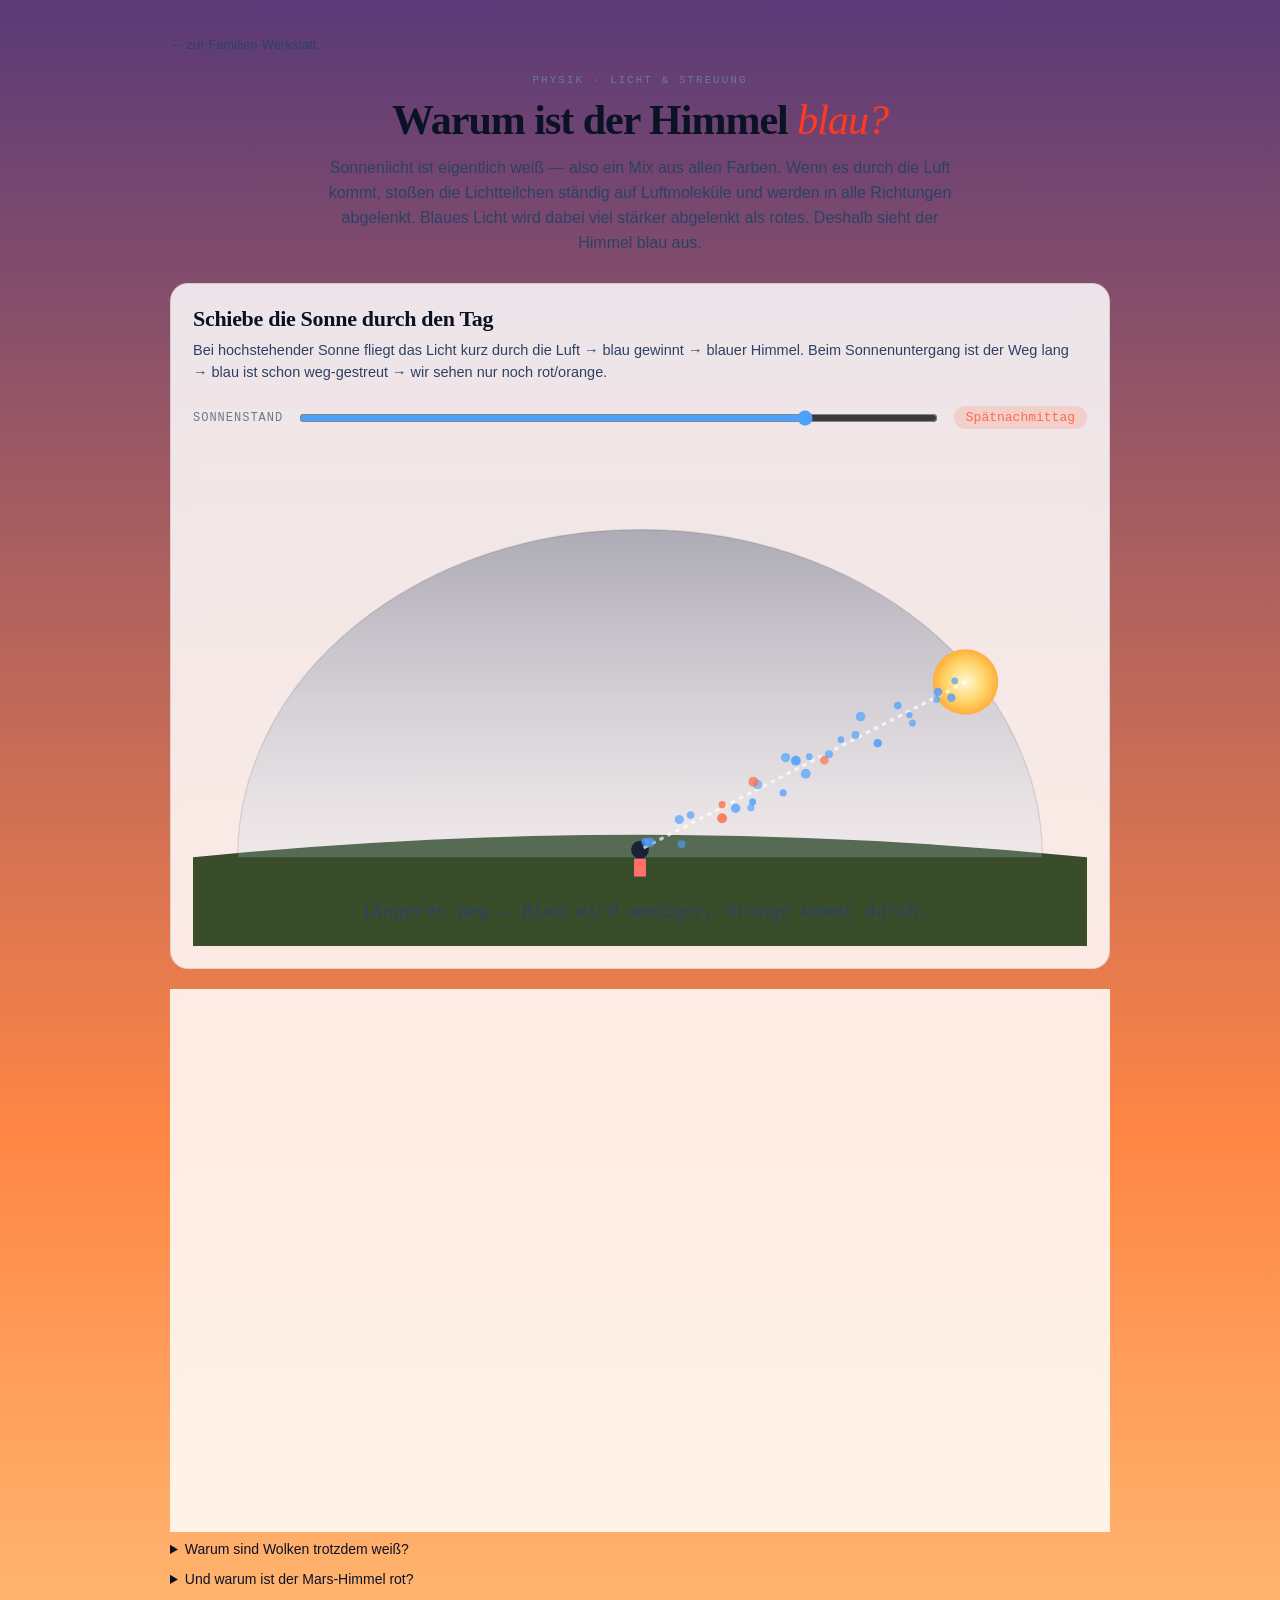
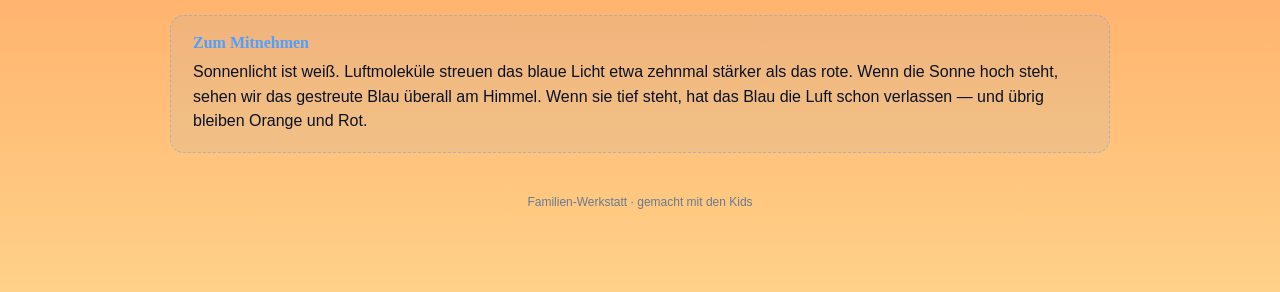
<file: himmel-blau/index.html>
<!doctype html>
<html lang="de">
<head>
<meta charset="utf-8">
<meta name="viewport" content="width=device-width,initial-scale=1">
<title>Warum ist der Himmel blau?</title>
<style>
  :root {
    --sky-day: #6fc3ff;
    --sky-noon: #4ea0ff;
    --sky-deep: #1f4a82;
    --sky-sunset: #ff8645;
    --sky-twilight: #5a3a78;
    --ink: #0a1224;
    --ink-2: #2c4264;
    --ink-3: #6a7a90;
    --paper: #fafbfd;
    --hair: rgba(10,18,36,0.12);
    --card: #ffffffd9;
    --blue: #4ea0ff;
    --red:  #ff6b48;
  }
  * { box-sizing: border-box; }
  html, body {
    margin: 0; padding: 0;
    background:
      linear-gradient(180deg, var(--sky-day) 0%, #cae6ff 60%, #f5f1e3 100%);
    color: var(--ink); min-height: 100vh;
    font: 16px/1.55 -apple-system, BlinkMacSystemFont, "Segoe UI", Roboto, Helvetica, sans-serif;
    transition: background 0.5s ease;
  }
  body.evening {
    background: linear-gradient(180deg, var(--sky-twilight) 0%, var(--sky-sunset) 60%, #ffd189 100%);
  }
  body.deep-evening {
    background: linear-gradient(180deg, #2a1f4d 0%, #c43b1f 50%, #ff8645 90%);
  }
  body.night {
    background: linear-gradient(180deg, #0a0e1f 0%, #1a2440 100%);
    color: #f0f2f8;
  }
  body.night .card { background: rgba(255,255,255,0.06); color: #f0f2f8; }
  body.night a.back, body.night .lede, body.night .sub { color: rgba(255,255,255,0.7); }
  main { max-width: 980px; margin: 0 auto; padding: 32px 20px 80px; }
  .back { display: inline-block; color: var(--ink-2); text-decoration: none; font-size: 13px; margin-bottom: 20px; }
  .back:hover { color: var(--ink); }
  header { text-align: center; margin-bottom: 28px; }
  .kicker { font: 11px/1 ui-monospace, monospace; letter-spacing: 2px; text-transform: uppercase; color: var(--ink-3); margin-bottom: 12px; }
  h1 { font: 600 42px/1.05 Georgia, serif; margin: 0; letter-spacing: -1px; }
  h1 em { color: var(--blue); font-style: italic; font-weight: 400; }
  body.evening h1 em, body.deep-evening h1 em { color: #ff3a1f; }
  .lede { color: var(--ink-2); max-width: 640px; margin: 14px auto 0; font-size: 16px; }
  section.card { background: var(--card); border: 1px solid var(--hair); border-radius: 18px; padding: 22px; margin-top: 20px; backdrop-filter: blur(10px); }
  section h2 { font: 600 22px/1.2 Georgia, serif; margin: 0 0 6px; letter-spacing: -0.3px; }
  section p.sub { color: var(--ink-2); margin: 0 0 16px; font-size: 14.5px; }
  .controls { display: flex; flex-wrap: wrap; gap: 14px; align-items: center; margin: 18px 0 6px; }
  .controls label { font: 12px ui-monospace, monospace; letter-spacing: 1px; text-transform: uppercase; color: var(--ink-3); }
  input[type="range"] { flex: 1; min-width: 220px; accent-color: var(--blue); height: 28px; }
  .pill { display: inline-block; padding: 4px 12px; border-radius: 999px; background: rgba(78,160,255,0.15); color: var(--blue); font: 13px ui-monospace, monospace; }
  body.evening .pill, body.deep-evening .pill { background: rgba(255,107,72,0.18); color: var(--red); }
  svg { display: block; width: 100%; height: auto; }
  .label { font: 12px ui-monospace, monospace; fill: var(--ink-2); }
  .legend { display: flex; flex-wrap: wrap; gap: 14px; margin-top: 14px; font-size: 13px; color: var(--ink-2); }
  .legend span { display: inline-flex; align-items: center; gap: 6px; }
  .dot { width: 10px; height: 10px; border-radius: 50%; display: inline-block; }
  .takeaway { margin-top: 24px; padding: 18px 22px; background: rgba(78,160,255,0.08); border: 1px dashed rgba(78,160,255,0.4); border-radius: 14px; }
  .takeaway h3 { margin: 0 0 8px; font: 600 16px Georgia, serif; color: var(--blue); }
  details { margin-top: 8px; cursor: pointer; color: var(--ink-2); font-size: 14px; }
  details summary { font-weight: 500; color: var(--ink); }
  details p { margin: 8px 0 0; }
  footer { margin-top: 40px; text-align: center; color: var(--ink-3); font-size: 12px; }
  @media (max-width: 600px) { h1 { font-size: 32px; } }
</style>
</head>
<body>
<main>
  <a href="../" class="back">← zur Familien-Werkstatt</a>
  <header>
    <div class="kicker">Physik · Licht & Streuung</div>
    <h1>Warum ist der Himmel <em>blau?</em></h1>
    <p class="lede">
      Sonnenlicht ist eigentlich weiß — also ein Mix aus allen Farben. Wenn es durch die Luft kommt, stoßen die Lichtteilchen ständig auf Luftmoleküle und werden in alle Richtungen abgelenkt. Blaues Licht wird dabei viel stärker abgelenkt als rotes. Deshalb sieht der Himmel blau aus.
    </p>
  </header>

  <section class="card">
    <h2>Schiebe die Sonne durch den Tag</h2>
    <p class="sub">Bei hochstehender Sonne fliegt das Licht kurz durch die Luft → blau gewinnt → blauer Himmel. Beim Sonnenuntergang ist der Weg lang → blau ist schon weg-gestreut → wir sehen nur noch rot/orange.</p>

    <div class="controls">
      <label for="sun">Sonnenstand</label>
      <input type="range" id="sun" min="0" max="100" value="80">
      <span class="pill" id="timePill">Mittag</span>
    </div>

    <svg viewBox="0 0 600 340" aria-label="Atmosphäre und Sonne">
      <!-- Atmosphere arc -->
      <defs>
        <linearGradient id="atmoGrad" x1="0%" y1="0%" x2="0%" y2="100%">
          <stop offset="0%" stop-color="#0a1d3f" stop-opacity="0.3"/>
          <stop offset="100%" stop-color="#cae6ff" stop-opacity="0.2"/>
        </linearGradient>
        <radialGradient id="sunGrad" cx="50%" cy="50%" r="50%">
          <stop offset="0%" stop-color="#fff7d6"/>
          <stop offset="60%" stop-color="#ffd66b"/>
          <stop offset="100%" stop-color="#ffae3b"/>
        </radialGradient>
      </defs>

      <!-- Earth surface -->
      <path d="M 0 280 Q 300 250 600 280 L 600 340 L 0 340 Z" fill="#3a4d2a"/>
      <!-- Atmosphere as half-ellipse -->
      <path d="M 30 280 A 270 220 0 0 1 570 280" fill="url(#atmoGrad)" stroke="rgba(0,0,0,0.1)"/>

      <!-- Observer (kid icon) -->
      <g transform="translate(300 275)">
        <circle r="6" fill="#1a2238"/>
        <path d="M -4 6 L -4 18 L 4 18 L 4 6 Z" fill="#ff6f6b"/>
      </g>

      <!-- Sun (positioned by JS along the arc) -->
      <g id="sunGroup">
        <circle id="sun-core" cx="300" cy="80" r="22" fill="url(#sunGrad)"/>
      </g>

      <!-- Light path (line from sun to observer) -->
      <line id="lightPath" x1="300" y1="80" x2="300" y2="275"
            stroke="#fff" stroke-width="2" stroke-dasharray="3 3" opacity="0.7"/>

      <!-- Scattering particles (built dynamically by JS) -->
      <g id="particles"></g>

      <text id="distanceLabel" class="label" x="300" y="320" text-anchor="middle">kurzer Weg durch die Luft</text>
    </svg>
  </section>

  <section class="card">
    <h2>Warum gerade Blau?</h2>
    <p class="sub">Licht ist eine Welle. Blaue Wellen sind kurz und „zappeln" schneller — sie stoßen viel öfter mit Luftmolekülen zusammen als die langen, ruhigen roten Wellen.</p>

    <svg viewBox="0 0 600 220" aria-label="Lichtwellen Vergleich">
      <!-- Blue wave -->
      <path d="M 30 70 Q 50 30 70 70 T 110 70 T 150 70 T 190 70 T 230 70 T 270 70 T 310 70 T 350 70 T 390 70 T 430 70 T 470 70 T 510 70 T 550 70"
            fill="none" stroke="#4ea0ff" stroke-width="3"/>
      <text class="label" x="565" y="74" fill="#4ea0ff">blau (kurz, zappelig)</text>

      <!-- Red wave -->
      <path d="M 30 160 Q 80 110 130 160 T 230 160 T 330 160 T 430 160 T 530 160"
            fill="none" stroke="#ff6b48" stroke-width="3"/>
      <text class="label" x="565" y="164" fill="#ff6b48">rot (lang, ruhig)</text>
    </svg>
    <p class="sub" style="margin-top:14px;">In der gleichen Strecke macht die blaue Welle ungefähr dreimal so viele „Hügel" wie die rote — also dreimal so viele Chancen, ein Luftmolekül zu treffen.</p>
  </section>

  <details>
    <summary>Warum sind Wolken trotzdem weiß?</summary>
    <p>Wolken bestehen aus winzigen Wassertröpfchen, die viel größer sind als Luftmoleküle. Sie streuen alle Farben gleich — also bleibt das Licht weiß.</p>
  </details>
  <details>
    <summary>Und warum ist der Mars-Himmel rot?</summary>
    <p>Auf dem Mars liegt feiner roter Staub in der Luft. Der streut bevorzugt das rote Licht — genau umgekehrt wie bei uns. Deshalb sehen Astronauten dort einen rötlichen Tag.</p>
  </details>

  <div class="takeaway">
    <h3>Zum Mitnehmen</h3>
    <p style="margin:0;">Sonnenlicht ist weiß. Luftmoleküle streuen das blaue Licht etwa zehnmal stärker als das rote. Wenn die Sonne hoch steht, sehen wir das gestreute Blau überall am Himmel. Wenn sie tief steht, hat das Blau die Luft schon verlassen — und übrig bleiben Orange und Rot.</p>
  </div>

  <footer>Familien-Werkstatt · gemacht mit den Kids</footer>
</main>

<script>
const sunInput = document.getElementById('sun');
const timePill = document.getElementById('timePill');
const sunCore = document.getElementById('sun-core');
const lightPath = document.getElementById('lightPath');
const distanceLabel = document.getElementById('distanceLabel');
const particles = document.getElementById('particles');

// Scattering particles along the light path: lots of small dots, mostly blue,
// fewer red. Density is constant in air; what changes is the path length.
function buildParticles(sx, sy, ox, oy) {
  particles.innerHTML = '';
  const dx = ox - sx, dy = oy - sy;
  const len = Math.hypot(dx, dy);
  const N = Math.max(20, Math.round(len / 8));
  for (let i = 1; i < N; i++) {
    const t = i / N;
    // Perpendicular jitter so dots fan out
    const px = sx + dx * t + (Math.random() - 0.5) * 30;
    const py = sy + dy * t + (Math.random() - 0.5) * 12;
    const isBlue = Math.random() < 0.78;  // blue scatters ~3-10× as often
    const r = 2 + Math.random() * 1.5;
    const c = document.createElementNS('http://www.w3.org/2000/svg', 'circle');
    c.setAttribute('cx', px);
    c.setAttribute('cy', py);
    c.setAttribute('r', r);
    c.setAttribute('fill', isBlue ? '#4ea0ff' : '#ff6b48');
    c.setAttribute('opacity', 0.6 + Math.random() * 0.3);
    particles.appendChild(c);
  }
}

function update(v) {
  // v: 0 = horizon (left), 50 = noon (top), 100 = horizon (right)
  // Map to angle on the dome. 0 → π (left), 50 → π/2 (top), 100 → 0 (right)
  const angle = Math.PI * (1 - v / 100);
  const cx = 300, cy = 280;
  const rx = 270, ry = 200;
  const sx = cx + rx * Math.cos(angle);
  const sy = cy - ry * Math.sin(angle);
  sunCore.setAttribute('cx', sx);
  sunCore.setAttribute('cy', sy);
  lightPath.setAttribute('x1', sx);
  lightPath.setAttribute('y1', sy);

  // Path length
  const len = Math.hypot(300 - sx, 275 - sy);
  buildParticles(sx, sy, 300, 275);

  // Time-of-day labels + body class for sky color
  document.body.classList.remove('evening', 'deep-evening', 'night');
  let label = 'Mittag';
  if (v > 95 || v < 5) { label = 'Nacht'; document.body.classList.add('night'); }
  else if (v > 85) { label = 'Sonnenuntergang'; document.body.classList.add('deep-evening'); }
  else if (v > 70) { label = 'Spätnachmittag'; document.body.classList.add('evening'); }
  else if (v < 15) { label = 'Sonnenaufgang'; document.body.classList.add('deep-evening'); }
  else if (v < 30) { label = 'Frühmorgens'; document.body.classList.add('evening'); }
  timePill.textContent = label;

  // Distance text
  if (len < 220) distanceLabel.textContent = 'kurzer Weg durch die Luft → wir sehen das gestreute Blau';
  else if (len < 320) distanceLabel.textContent = 'längerer Weg → Blau wird weniger, Orange kommt durch';
  else distanceLabel.textContent = 'sehr langer Weg → Blau ist weg-gestreut, übrig bleibt Rot';
}

sunInput.addEventListener('input', e => update(parseFloat(e.target.value)));
update(parseFloat(sunInput.value));
</script>
</body>
</html>
</file>
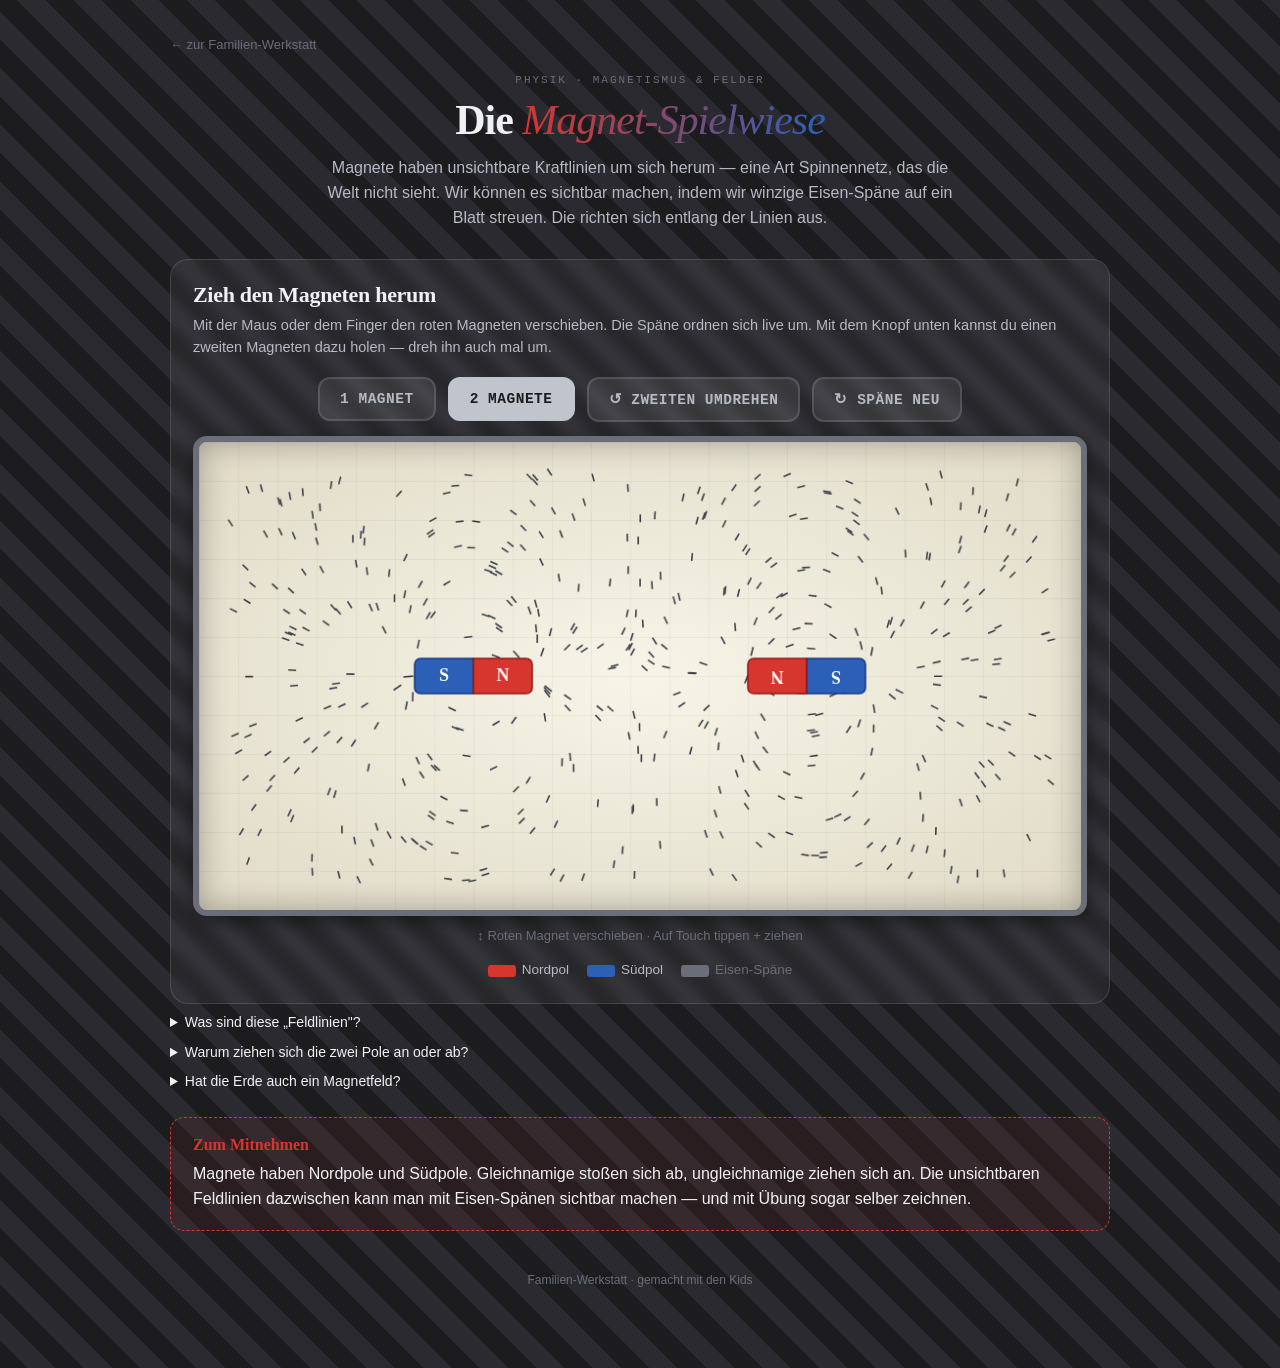
<file: magnet/index.html>
<!doctype html>
<html lang="de">
<head>
<meta charset="utf-8">
<meta name="viewport" content="width=device-width,initial-scale=1">
<title>Die Magnet-Spielwiese</title>
<style>
  :root {
    --bg-1: #1c1c1f;
    --bg-2: #2a2a30;
    --steel: #c0c4cc;
    --steel-dark: #6a6e78;
    --red: #d6362e;
    --red-deep: #8a1a14;
    --blue: #2c5fb6;
    --blue-deep: #143780;
    --ink: #f0f1f4;
    --ink-2: #b6bac4;
    --ink-3: #6a6e78;
    --hair: rgba(192,196,204,0.18);
    --card: rgba(255,255,255,0.05);
  }
  * { box-sizing: border-box; }
  html, body {
    margin: 0; padding: 0;
    background:
      repeating-linear-gradient(45deg, var(--bg-1) 0 20px, var(--bg-2) 20px 40px);
    color: var(--ink); min-height: 100vh;
    font: 16px/1.55 -apple-system, BlinkMacSystemFont, "Segoe UI", Roboto, Helvetica, sans-serif;
  }
  main { max-width: 980px; margin: 0 auto; padding: 32px 20px 80px; }
  .back { display: inline-block; color: var(--ink-3); text-decoration: none; font-size: 13px; margin-bottom: 20px; }
  .back:hover { color: var(--ink); }
  header { text-align: center; margin-bottom: 28px; }
  .kicker { font: 11px/1 ui-monospace, monospace; letter-spacing: 2px; text-transform: uppercase; color: var(--ink-3); margin-bottom: 12px; }
  h1 { font: 600 42px/1.05 Georgia, serif; margin: 0; letter-spacing: -1px; }
  h1 em {
    background: linear-gradient(90deg, var(--red), var(--blue));
    -webkit-background-clip: text; background-clip: text;
    -webkit-text-fill-color: transparent;
    font-style: italic; font-weight: 400;
  }
  .lede { color: var(--ink-2); max-width: 640px; margin: 14px auto 0; font-size: 16px; }
  section.card { background: var(--card); border: 1px solid var(--hair); border-radius: 18px; padding: 22px; margin-top: 20px; backdrop-filter: blur(6px); }
  section h2 { font: 600 22px/1.2 Georgia, serif; margin: 0 0 6px; letter-spacing: -0.3px; }
  section p.sub { color: var(--ink-2); margin: 0 0 16px; font-size: 14.5px; }
  .controls { display: flex; flex-wrap: wrap; gap: 12px; align-items: center; margin: 18px 0 14px; justify-content: center; }
  .btn {
    appearance: none; cursor: pointer;
    padding: 12px 20px; border-radius: 12px;
    font: 600 14.5px ui-monospace, monospace; letter-spacing: 0.5px; text-transform: uppercase;
    background: rgba(255,255,255,0.08); color: var(--ink-2);
    border: 2px solid var(--hair);
    transition: all 0.15s;
  }
  .btn:hover { border-color: var(--steel); color: var(--ink); }
  .btn.active {
    background: var(--steel); color: var(--bg-1); border-color: var(--steel);
  }
  canvas {
    display: block; width: 100%; height: 480px;
    border-radius: 14px;
    background: radial-gradient(ellipse at center, #f7f5e8 0%, #e0dac6 100%);
    border: 6px solid var(--steel-dark);
    box-shadow: inset 0 0 30px rgba(0,0,0,0.3), 0 6px 18px rgba(0,0,0,0.4);
    cursor: grab;
    touch-action: none;
  }
  canvas:active { cursor: grabbing; }
  .legend { display: flex; flex-wrap: wrap; gap: 18px; margin-top: 14px; font-size: 13.5px; color: var(--ink-2); justify-content: center; }
  .legend span { display: inline-flex; align-items: center; gap: 6px; }
  .swatch { display: inline-block; width: 28px; height: 12px; border-radius: 3px; }
  details { margin-top: 8px; cursor: pointer; color: var(--ink-2); font-size: 14px; }
  details summary { font-weight: 500; color: var(--ink); }
  details p { margin: 8px 0 0; }
  .takeaway { margin-top: 24px; padding: 18px 22px; background: rgba(214,54,46,0.08); border: 1px dashed var(--red); border-radius: 14px; }
  .takeaway h3 { margin: 0 0 8px; font: 600 16px Georgia, serif; color: var(--red); }
  footer { margin-top: 40px; text-align: center; color: var(--ink-3); font-size: 12px; }
  .hint { font-size: 13px; color: var(--ink-3); text-align: center; margin-top: 10px; }
  @media (max-width: 600px) { h1 { font-size: 32px; } canvas { height: 380px; } }
</style>
</head>
<body>
<main>
  <a href="../" class="back">← zur Familien-Werkstatt</a>
  <header>
    <div class="kicker">Physik · Magnetismus & Felder</div>
    <h1>Die <em>Magnet-Spielwiese</em></h1>
    <p class="lede">
      Magnete haben unsichtbare Kraftlinien um sich herum — eine Art Spinnennetz, das die Welt nicht sieht. Wir können es sichtbar machen, indem wir winzige Eisen-Späne auf ein Blatt streuen. Die richten sich entlang der Linien aus.
    </p>
  </header>

  <section class="card">
    <h2>Zieh den Magneten herum</h2>
    <p class="sub">Mit der Maus oder dem Finger den roten Magneten verschieben. Die Späne ordnen sich live um. Mit dem Knopf unten kannst du einen zweiten Magneten dazu holen — dreh ihn auch mal um.</p>

    <div class="controls">
      <button class="btn" id="modeOne">1 Magnet</button>
      <button class="btn active" id="modeTwo">2 Magnete</button>
      <button class="btn" id="flipBtn">↺ Zweiten umdrehen</button>
      <button class="btn" id="resetBtn">↻ Späne neu</button>
    </div>

    <canvas id="board" width="900" height="480"></canvas>
    <div class="hint">↕ Roten Magnet verschieben · Auf Touch tippen + ziehen</div>

    <div class="legend">
      <span><span class="swatch" style="background: var(--red)"></span>Nordpol</span>
      <span><span class="swatch" style="background: var(--blue)"></span>Südpol</span>
      <span style="color: var(--steel-dark)"><span class="swatch" style="background: #6a6e78"></span>Eisen-Späne</span>
    </div>
  </section>

  <details>
    <summary>Was sind diese „Feldlinien"?</summary>
    <p>Sie sind eine erfundene Sache, mit der wir die Kraft eines Magneten malen können. Wo viele Linien dicht beieinander sind, ist die Kraft stark. Wo sie weit auseinander gehen, ist sie schwach. Linien laufen immer vom Nordpol zum Südpol.</p>
  </details>
  <details>
    <summary>Warum ziehen sich die zwei Pole an oder ab?</summary>
    <p>Wenn ein Nordpol auf einen Südpol trifft, „passen" die Linien zusammen — sie laufen direkt rüber, das zieht. Bei Nord-Nord stoßen die Linien gegeneinander und wollen weg voneinander. Probier's: dreh den zweiten Magnet um.</p>
  </details>
  <details>
    <summary>Hat die Erde auch ein Magnetfeld?</summary>
    <p>Ja! Die Erde ist selbst ein riesiger Magnet. Deshalb funktioniert ein Kompass: die kleine Nadel ist ein Mini-Magnet und richtet sich nach den Erd-Feldlinien aus — sie zeigt nach Norden.</p>
  </details>

  <div class="takeaway">
    <h3>Zum Mitnehmen</h3>
    <p style="margin:0;">Magnete haben Nordpole und Südpole. Gleichnamige stoßen sich ab, ungleichnamige ziehen sich an. Die unsichtbaren Feldlinien dazwischen kann man mit Eisen-Spänen sichtbar machen — und mit Übung sogar selber zeichnen.</p>
  </div>

  <footer>Familien-Werkstatt · gemacht mit den Kids</footer>
</main>

<script>
const canvas = document.getElementById('board');
const ctx = canvas.getContext('2d');
const W = canvas.width, H = canvas.height;

const modeOne = document.getElementById('modeOne');
const modeTwo = document.getElementById('modeTwo');
const flipBtn = document.getElementById('flipBtn');
const resetBtn = document.getElementById('resetBtn');

let magnets = [
  { x: 280, y: H / 2, angle: 0 },             // pointing right (N at right)
  { x: 620, y: H / 2, angle: Math.PI },       // pointing left (N at left → faces other's N)
];
let twoMagnets = true;
let dragging = null;

const FILINGS_N = 480;
let filings = [];
function regenFilings() {
  filings = [];
  for (let i = 0; i < FILINGS_N; i++) {
    filings.push({
      x: 30 + Math.random() * (W - 60),
      y: 30 + Math.random() * (H - 60),
    });
  }
}
regenFilings();

function magnetPoles(m) {
  const len = 60;
  return {
    n: { x: m.x + Math.cos(m.angle) * len, y: m.y + Math.sin(m.angle) * len },
    s: { x: m.x - Math.cos(m.angle) * len, y: m.y - Math.sin(m.angle) * len },
  };
}

// Field at point (fx, fy): vector sum of pull from all poles.
// Treat each pole as a point source with falloff 1/r².
function fieldAt(fx, fy) {
  let vx = 0, vy = 0;
  const list = twoMagnets ? magnets : [magnets[0]];
  for (const m of list) {
    const { n, s } = magnetPoles(m);
    // From N pole, lines go OUT (push away)
    addPole(n, +1);
    // To S pole, lines go IN (pull toward)
    addPole(s, -1);
  }
  function addPole(p, sign) {
    const dx = fx - p.x, dy = fy - p.y;
    const r2 = dx * dx + dy * dy + 200; // softener
    const r = Math.sqrt(r2);
    const f = sign * 1500 / r2;
    vx += f * dx / r;
    vy += f * dy / r;
  }
  return { vx, vy };
}

function draw() {
  // Board
  ctx.clearRect(0, 0, W, H);

  // Subtle background grid
  ctx.fillStyle = 'rgba(0,0,0,0.04)';
  for (let x = 0; x < W; x += 40) ctx.fillRect(x, 0, 1, H);
  for (let y = 0; y < H; y += 40) ctx.fillRect(0, y, W, 1);

  // Filings
  ctx.strokeStyle = '#3a3e48';
  ctx.lineWidth = 1.6;
  for (const f of filings) {
    const { vx, vy } = fieldAt(f.x, f.y);
    const len = Math.hypot(vx, vy);
    if (len < 0.01) continue;
    // align filing along field; length proportional to mag (capped)
    const k = Math.min(8, 4 + len * 0.4);
    const ux = vx / len, uy = vy / len;
    ctx.beginPath();
    ctx.moveTo(f.x - ux * k, f.y - uy * k);
    ctx.lineTo(f.x + ux * k, f.y + uy * k);
    ctx.stroke();
  }

  // Magnets
  const list = twoMagnets ? magnets : [magnets[0]];
  for (const m of list) {
    drawMagnet(m);
  }
}

function drawMagnet(m) {
  ctx.save();
  ctx.translate(m.x, m.y);
  ctx.rotate(m.angle);
  // Body: Red half (N) + Blue half (S)
  const w = 120, h = 36;
  const r = 6;
  // S half (-x direction, blue)
  ctx.fillStyle = '#2c5fb6';
  ctx.beginPath();
  ctx.roundRect(-w / 2, -h / 2, w / 2, h, [r, 0, 0, r]);
  ctx.fill();
  ctx.strokeStyle = '#143780';
  ctx.lineWidth = 1.5;
  ctx.stroke();
  // N half (+x direction, red)
  ctx.fillStyle = '#d6362e';
  ctx.beginPath();
  ctx.roundRect(0, -h / 2, w / 2, h, [0, r, r, 0]);
  ctx.fill();
  ctx.strokeStyle = '#8a1a14';
  ctx.stroke();
  // Letters
  ctx.fillStyle = '#fff';
  ctx.font = 'bold 18px ui-monospace';
  ctx.textAlign = 'center';
  ctx.textBaseline = 'middle';
  ctx.fillText('S', -w / 4, 0);
  ctx.fillText('N', w / 4, 0);
  ctx.restore();
}

// Polyfill roundRect
if (!CanvasRenderingContext2D.prototype.roundRect) {
  CanvasRenderingContext2D.prototype.roundRect = function (x, y, w, h, r) {
    if (typeof r === 'number') r = [r, r, r, r];
    const [tl, tr, br, bl] = r;
    this.beginPath();
    this.moveTo(x + tl, y);
    this.lineTo(x + w - tr, y);
    this.quadraticCurveTo(x + w, y, x + w, y + tr);
    this.lineTo(x + w, y + h - br);
    this.quadraticCurveTo(x + w, y + h, x + w - br, y + h);
    this.lineTo(x + bl, y + h);
    this.quadraticCurveTo(x, y + h, x, y + h - bl);
    this.lineTo(x, y + tl);
    this.quadraticCurveTo(x, y, x + tl, y);
    this.closePath();
  };
}

function pointerPos(e) {
  const r = canvas.getBoundingClientRect();
  const t = e.touches ? e.touches[0] : e;
  return {
    x: (t.clientX - r.left) * (canvas.width / r.width),
    y: (t.clientY - r.top) * (canvas.height / r.height),
  };
}

function onDown(e) {
  e.preventDefault();
  const p = pointerPos(e);
  const list = twoMagnets ? magnets : [magnets[0]];
  for (let i = 0; i < list.length; i++) {
    const m = list[i];
    if (Math.hypot(p.x - m.x, p.y - m.y) < 70) {
      dragging = m;
      return;
    }
  }
  // Click outside: drag the first
  dragging = list[0];
}
function onMove(e) {
  if (!dragging) return;
  e.preventDefault();
  const p = pointerPos(e);
  dragging.x = Math.max(60, Math.min(W - 60, p.x));
  dragging.y = Math.max(20, Math.min(H - 20, p.y));
  draw();
}
function onUp() { dragging = null; }

canvas.addEventListener('mousedown', onDown);
window.addEventListener('mousemove', onMove);
window.addEventListener('mouseup', onUp);
canvas.addEventListener('touchstart', onDown);
canvas.addEventListener('touchmove', onMove);
canvas.addEventListener('touchend', onUp);

modeOne.addEventListener('click', () => {
  twoMagnets = false;
  modeOne.classList.add('active'); modeTwo.classList.remove('active');
  draw();
});
modeTwo.addEventListener('click', () => {
  twoMagnets = true;
  modeTwo.classList.add('active'); modeOne.classList.remove('active');
  draw();
});
flipBtn.addEventListener('click', () => {
  magnets[1].angle = (magnets[1].angle + Math.PI) % (Math.PI * 2);
  draw();
});
resetBtn.addEventListener('click', () => { regenFilings(); draw(); });

draw();
</script>
</body>
</html>
</file>
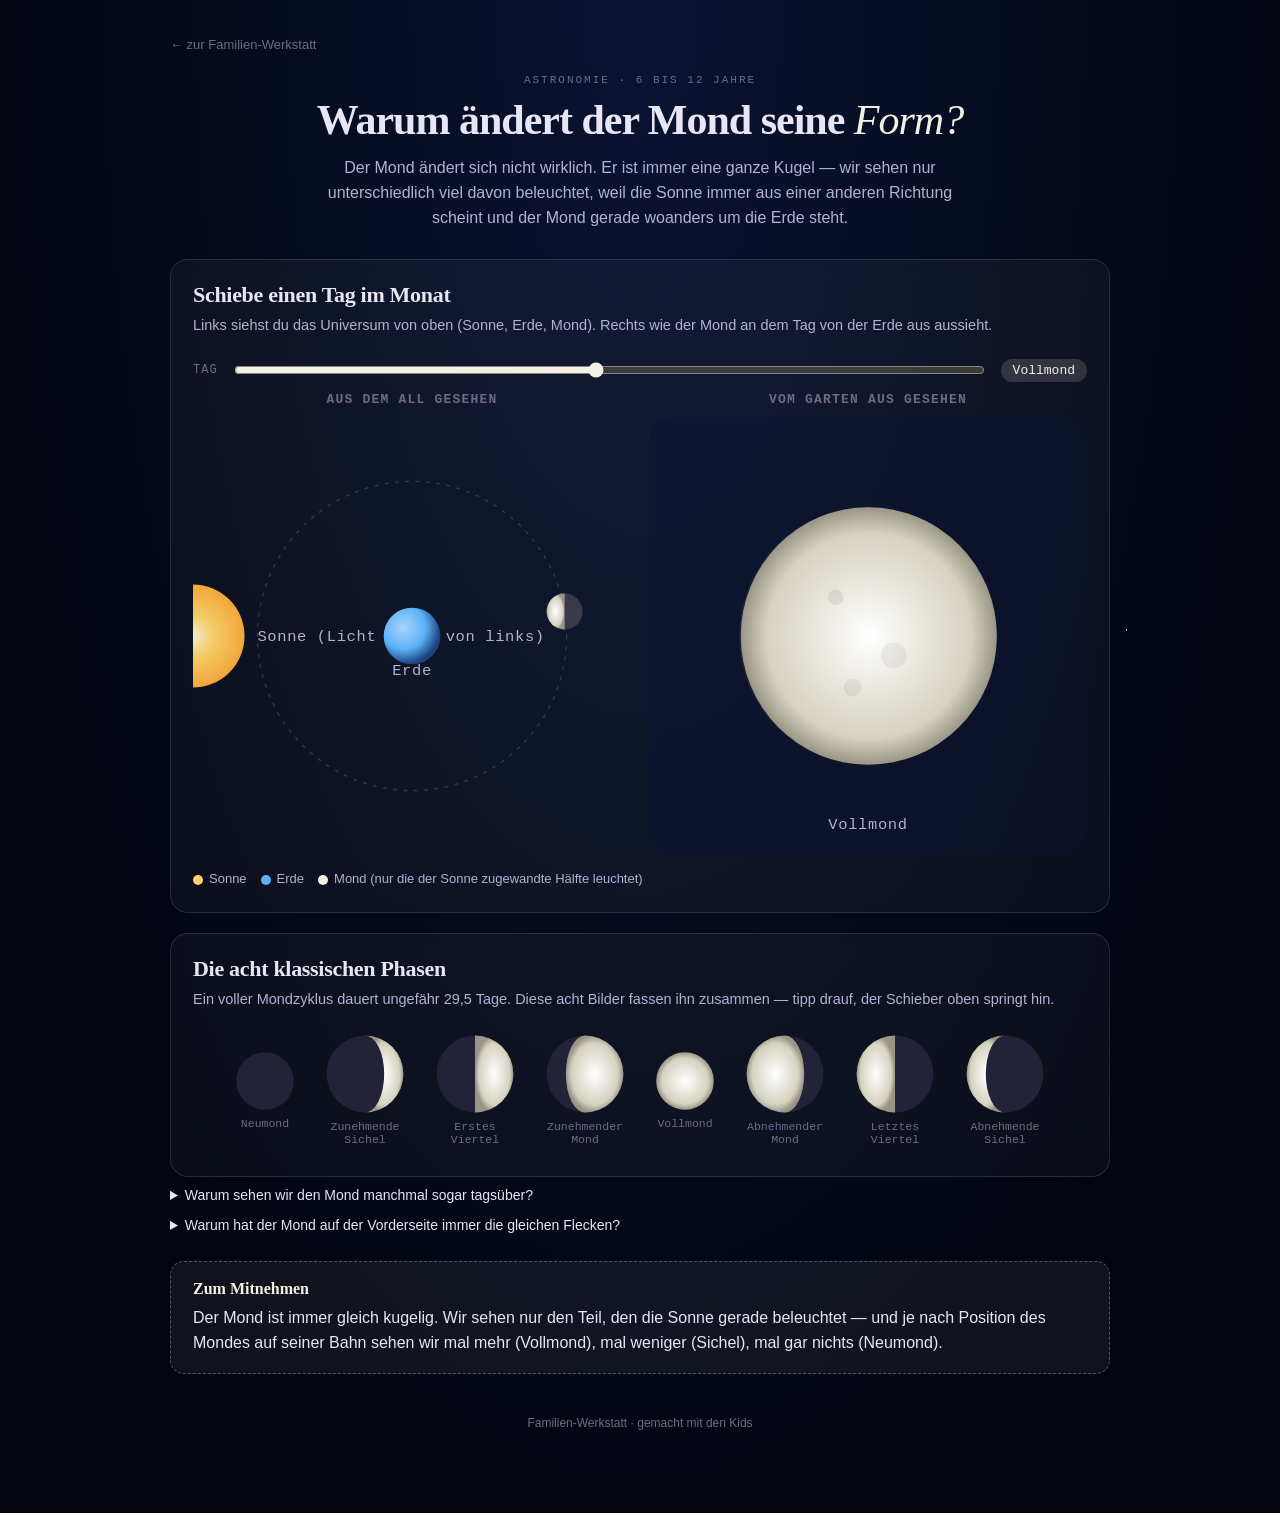
<file: mondphasen/index.html>
<!doctype html>
<html lang="de">
<head>
<meta charset="utf-8">
<meta name="viewport" content="width=device-width,initial-scale=1">
<title>Warum ändert der Mond seine Form?</title>
<style>
  :root {
    --bg-1: #02050f;
    --bg-2: #0a1332;
    --ink: #e8e6f4;
    --ink-2: #b6b1d2;
    --ink-3: #6f6a8a;
    --silver: #f4f0e3;
    --silver-2: #d6d2c0;
    --gold: #ffd66b;
    --night: #1a1f3d;
    --hair: rgba(255,255,255,0.12);
    --card: rgba(255,255,255,0.04);
  }
  * { box-sizing: border-box; }
  html, body {
    margin: 0; padding: 0;
    background: radial-gradient(ellipse at top, var(--bg-2) 0%, var(--bg-1) 75%);
    color: var(--ink); min-height: 100vh;
    font: 16px/1.55 -apple-system, BlinkMacSystemFont, "Segoe UI", Roboto, Helvetica, sans-serif;
  }
  body::before {
    content:""; position:fixed; inset:0; pointer-events:none; z-index:0;
    background-image:
      radial-gradient(1px 1px at 8% 12%, #fff 50%, transparent 51%),
      radial-gradient(1px 1px at 71% 22%, #fff 50%, transparent 51%),
      radial-gradient(1px 1px at 29% 50%, #fff 50%, transparent 51%),
      radial-gradient(2px 2px at 88% 70%, #fff 50%, transparent 51%),
      radial-gradient(1px 1px at 42% 80%, #fff 50%, transparent 51%),
      radial-gradient(1px 1px at 14% 90%, #fff 50%, transparent 51%),
      radial-gradient(2px 2px at 60% 35%, #fff 50%, transparent 51%);
    opacity: 0.65;
  }
  main { max-width: 980px; margin: 0 auto; padding: 32px 20px 80px; position: relative; z-index: 1; }
  .back { display: inline-block; color: var(--ink-3); text-decoration: none; font-size: 13px; margin-bottom: 20px; }
  .back:hover { color: var(--ink); }
  header { text-align: center; margin-bottom: 28px; }
  .kicker { font: 11px/1 ui-monospace, monospace; letter-spacing: 2px; text-transform: uppercase; color: var(--ink-3); margin-bottom: 12px; }
  h1 { font: 600 42px/1.05 Georgia, serif; margin: 0; letter-spacing: -1px; }
  h1 em { color: var(--silver); font-style: italic; font-weight: 400; }
  .lede { color: var(--ink-2); max-width: 640px; margin: 14px auto 0; font-size: 16px; }
  section.card { background: var(--card); border: 1px solid var(--hair); border-radius: 18px; padding: 22px; margin-top: 20px; backdrop-filter: blur(6px); }
  section h2 { font: 600 22px/1.2 Georgia, serif; margin: 0 0 6px; letter-spacing: -0.3px; }
  section p.sub { color: var(--ink-2); margin: 0 0 16px; font-size: 14.5px; }
  .controls { display: flex; flex-wrap: wrap; gap: 14px; align-items: center; margin: 18px 0 6px; }
  .controls label { font: 12px ui-monospace, monospace; letter-spacing: 1px; text-transform: uppercase; color: var(--ink-3); }
  input[type="range"] { flex: 1; min-width: 220px; accent-color: var(--silver); height: 28px; }
  .pill { display: inline-block; padding: 4px 12px; border-radius: 999px; background: rgba(244,240,227,0.15); color: var(--silver); font: 13px ui-monospace, monospace; }
  .twin { display: grid; grid-template-columns: 1fr 1fr; gap: 18px; }
  @media (max-width: 600px) { .twin { grid-template-columns: 1fr; } h1 { font-size: 32px; } }
  svg { display: block; width: 100%; height: auto; }
  .label { font: 12px ui-monospace, monospace; fill: var(--ink-2); letter-spacing: 0.5px; }
  .legend { display: flex; flex-wrap: wrap; gap: 14px; margin-top: 14px; font-size: 13px; color: var(--ink-2); }
  .legend span { display: inline-flex; align-items: center; gap: 6px; }
  .dot { width: 10px; height: 10px; border-radius: 50%; display: inline-block; }
  .takeaway { margin-top: 24px; padding: 18px 22px; background: rgba(244,240,227,0.06); border: 1px dashed rgba(244,240,227,0.3); border-radius: 14px; }
  .takeaway h3 { margin: 0 0 8px; font: 600 16px Georgia, serif; color: var(--silver); }
  details { margin-top: 8px; cursor: pointer; color: var(--ink-2); font-size: 14px; }
  details summary { font-weight: 500; color: var(--ink); }
  details p { margin: 8px 0 0; }
  footer { margin-top: 40px; text-align: center; color: var(--ink-3); font-size: 12px; }
  .panel-title { font: 600 13px ui-monospace, monospace; letter-spacing: 1.2px; text-transform: uppercase; color: var(--ink-3); margin: 0 0 10px; text-align: center; }
</style>
</head>
<body>
<main>
  <a href="../" class="back">← zur Familien-Werkstatt</a>
  <header>
    <div class="kicker">Astronomie · 6 bis 12 Jahre</div>
    <h1>Warum ändert der Mond seine <em>Form?</em></h1>
    <p class="lede">
      Der Mond ändert sich nicht wirklich. Er ist immer eine ganze Kugel — wir sehen nur unterschiedlich viel davon beleuchtet, weil die Sonne immer aus einer anderen Richtung scheint und der Mond gerade woanders um die Erde steht.
    </p>
  </header>

  <section class="card">
    <h2>Schiebe einen Tag im Monat</h2>
    <p class="sub">Links siehst du das Universum von oben (Sonne, Erde, Mond). Rechts wie der Mond an dem Tag von der Erde aus aussieht.</p>

    <div class="controls">
      <label for="day">Tag</label>
      <input type="range" id="day" min="0" max="29" step="0.1" value="14">
      <span class="pill" id="phasePill">Vollmond</span>
    </div>

    <div class="twin">
      <div>
        <div class="panel-title">Aus dem All gesehen</div>
        <svg viewBox="0 0 340 340" aria-label="Top-down Darstellung">
          <defs>
            <radialGradient id="sunGrad" cx="50%" cy="50%" r="50%">
              <stop offset="0%" stop-color="#fff7d6"/>
              <stop offset="40%" stop-color="#ffd66b"/>
              <stop offset="100%" stop-color="#ffae3b"/>
            </radialGradient>
            <radialGradient id="earthGrad" cx="35%" cy="35%" r="65%">
              <stop offset="0%" stop-color="#a8d4ff"/>
              <stop offset="60%" stop-color="#5cb1f7"/>
              <stop offset="100%" stop-color="#1a4380"/>
            </radialGradient>
            <radialGradient id="moonLitTop" cx="50%" cy="50%" r="50%">
              <stop offset="0%" stop-color="#fff"/>
              <stop offset="80%" stop-color="#d6d2c0"/>
              <stop offset="100%" stop-color="#9a9686"/>
            </radialGradient>
          </defs>

          <!-- Moon orbit -->
          <circle cx="170" cy="170" r="120" fill="none" stroke="rgba(255,255,255,0.15)" stroke-dasharray="3 5"/>

          <!-- Sun (left) — light comes from there -->
          <circle cx="0" cy="170" r="40" fill="url(#sunGrad)" opacity="0.95"/>
          <text class="label" x="50" y="174">Sonne (Licht kommt von links)</text>

          <!-- Earth -->
          <circle cx="170" cy="170" r="22" fill="url(#earthGrad)"/>
          <text class="label" x="170" y="200" text-anchor="middle">Erde</text>

          <!-- Moon (lit half always faces sun = the left side) -->
          <g id="moonTop">
            <!-- shadow side (full sphere) -->
            <circle cx="290" cy="170" r="14" fill="#3a3a4d"/>
            <!-- lit half — clipped half-circle on the sun-facing side -->
            <path d="M 290 156 A 14 14 0 0 0 290 184 Z" fill="url(#moonLitTop)"/>
          </g>
        </svg>
      </div>

      <div>
        <div class="panel-title">Vom Garten aus gesehen</div>
        <svg viewBox="0 0 340 340" aria-label="Mond-Phase wie sie aussieht">
          <defs>
            <radialGradient id="moonLit" cx="50%" cy="50%" r="50%">
              <stop offset="0%" stop-color="#fff"/>
              <stop offset="80%" stop-color="#d6d2c0"/>
              <stop offset="100%" stop-color="#9a9686"/>
            </radialGradient>
          </defs>
          <!-- Sky background subtle -->
          <rect x="0" y="0" width="340" height="340" rx="20" fill="rgba(10,19,50,0.4)"/>
          <g id="moonView" transform="translate(170 170)">
            <circle r="100" fill="#222238"/>
            <path id="phasePath" d="" fill="url(#moonLit)"/>
            <!-- Crater texture for charm -->
            <circle cx="-25" cy="-30" r="6" fill="rgba(0,0,0,0.07)"/>
            <circle cx="20" cy="15" r="10" fill="rgba(0,0,0,0.05)"/>
            <circle cx="-12" cy="40" r="7" fill="rgba(0,0,0,0.06)"/>
          </g>
          <text class="label" x="170" y="320" text-anchor="middle" id="phaseName">Vollmond</text>
        </svg>
      </div>
    </div>

    <div class="legend">
      <span><i class="dot" style="background:var(--gold)"></i>Sonne</span>
      <span><i class="dot" style="background:#5cb1f7"></i>Erde</span>
      <span><i class="dot" style="background:var(--silver)"></i>Mond (nur die der Sonne zugewandte Hälfte leuchtet)</span>
    </div>
  </section>

  <section class="card">
    <h2>Die acht klassischen Phasen</h2>
    <p class="sub">Ein voller Mondzyklus dauert ungefähr 29,5 Tage. Diese acht Bilder fassen ihn zusammen — tipp drauf, der Schieber oben springt hin.</p>
    <div id="phaseStrip" style="display:flex;flex-wrap:wrap;gap:14px;justify-content:center;margin-top:8px;"></div>
  </section>

  <details>
    <summary>Warum sehen wir den Mond manchmal sogar tagsüber?</summary>
    <p>Weil er einfach am Himmel steht — egal ob die Sonne gerade auch da ist. Bei zunehmendem Halbmond (etwa Tag 7) geht er gegen Mittag auf und ist nachmittags klar zu sehen.</p>
  </details>
  <details>
    <summary>Warum hat der Mond auf der Vorderseite immer die gleichen Flecken?</summary>
    <p>Der Mond dreht sich genau einmal pro Umlauf um sich selbst — er zeigt uns immer die gleiche Seite. Die Rückseite (die „dunkle Seite") sehen wir vom Erdboden aus nie.</p>
  </details>

  <div class="takeaway">
    <h3>Zum Mitnehmen</h3>
    <p style="margin:0;">Der Mond ist immer gleich kugelig. Wir sehen nur den Teil, den die Sonne gerade beleuchtet — und je nach Position des Mondes auf seiner Bahn sehen wir mal mehr (Vollmond), mal weniger (Sichel), mal gar nichts (Neumond).</p>
  </div>

  <footer>Familien-Werkstatt · gemacht mit den Kids</footer>
</main>

<script>
const dayInput = document.getElementById('day');
const phasePill = document.getElementById('phasePill');
const phaseName = document.getElementById('phaseName');
const moonTop = document.getElementById('moonTop');
const phasePath = document.getElementById('phasePath');
const stripEl = document.getElementById('phaseStrip');

const PHASES = [
  { name: 'Neumond',          day: 0,    illum: 0,    waxing: true  },
  { name: 'Zunehmende Sichel',day: 3.7,  illum: 0.25, waxing: true  },
  { name: 'Erstes Viertel',   day: 7.4,  illum: 0.5,  waxing: true  },
  { name: 'Zunehmender Mond', day: 11.1, illum: 0.75, waxing: true  },
  { name: 'Vollmond',         day: 14.8, illum: 1,    waxing: true  },
  { name: 'Abnehmender Mond', day: 18.5, illum: 0.75, waxing: false },
  { name: 'Letztes Viertel',  day: 22.1, illum: 0.5,  waxing: false },
  { name: 'Abnehmende Sichel',day: 25.8, illum: 0.25, waxing: false },
];

const CYCLE = 29.5;

function dayToPhaseFrac(d) { return (d % CYCLE) / CYCLE; }

function illumAndWaxing(d) {
  // Smooth illumination via cosine: 0 at new (d=0), 1 at full (d=14.75)
  const f = dayToPhaseFrac(d);
  const illum = 0.5 * (1 - Math.cos(2 * Math.PI * f));
  const waxing = f < 0.5;
  return { illum, waxing, f };
}

function nameFor(d) {
  const f = dayToPhaseFrac(d) * CYCLE;
  // pick nearest phase by day
  let best = PHASES[0]; let bd = Infinity;
  for (const p of PHASES) {
    const dist = Math.min(Math.abs(p.day - f), CYCLE - Math.abs(p.day - f));
    if (dist < bd) { bd = dist; best = p; }
  }
  return best.name;
}

function phasePathFor(illum, waxing, R = 100) {
  // Build SVG path that fills the lit fraction of a circle of radius R.
  // Based on the parametric trick: outer circle arc + inner ellipse arc.
  // illum 0..1, waxing → lit on the right side, else left.
  if (illum <= 0.001) return '';
  if (illum >= 0.999) {
    // Full circle
    return `M 0 ${-R} A ${R} ${R} 0 1 1 0 ${R} A ${R} ${R} 0 1 1 0 ${-R} Z`;
  }
  // The terminator (boundary between lit and dark) is an ellipse from
  // top to bottom of the moon. Its x-radius = R * |1 - 2*illum|.
  // For a half-illuminated moon, x-radius = 0 (straight line).
  const rx = R * Math.abs(1 - 2 * illum);
  // Decide which side is lit and arc direction.
  // Waxing: lit on right (sun on the left of viewer perspective inverted —
  // but visually we draw lit on the right for waxing, left for waning).
  if (waxing) {
    if (illum < 0.5) {
      // Crescent: lit area is right half between right outer arc and inner ellipse curving right.
      return `M 0 ${-R} A ${R} ${R} 0 0 1 0 ${R} A ${rx} ${R} 0 0 0 0 ${-R} Z`;
    } else {
      // Gibbous: lit is right outer arc plus inner ellipse curving LEFT.
      return `M 0 ${-R} A ${R} ${R} 0 0 1 0 ${R} A ${rx} ${R} 0 0 1 0 ${-R} Z`;
    }
  } else {
    if (illum < 0.5) {
      return `M 0 ${-R} A ${R} ${R} 0 0 0 0 ${R} A ${rx} ${R} 0 0 1 0 ${-R} Z`;
    } else {
      return `M 0 ${-R} A ${R} ${R} 0 0 0 0 ${R} A ${rx} ${R} 0 0 0 0 ${-R} Z`;
    }
  }
}

function moonPositionTop(f) {
  // f 0..1 -> angle around Earth; new moon (f=0) on the sun side (left, x=-)
  // We place earth at (170,170) in 340x340 viewBox; orbit radius 120.
  // At f=0 (new moon) moon between earth and sun → on the LEFT of earth → angle = 180°.
  const angle = Math.PI + f * 2 * Math.PI;
  return {
    x: 170 + 120 * Math.cos(angle),
    y: 170 + 120 * Math.sin(angle),
  };
}

function update(d) {
  const { illum, waxing, f } = illumAndWaxing(d);
  const nm = nameFor(d);
  phasePill.textContent = nm;
  phaseName.textContent = nm;

  // Right panel: phase visual
  phasePath.setAttribute('d', phasePathFor(illum, waxing));

  // Left panel: position the moon and rebuild its lit half (always toward sun on left).
  const pos = moonPositionTop(f);
  // The lit half always points toward the sun, which is at x≈0 (left).
  // We draw the moon as: full dark sphere + an arc filling the half facing the sun.
  // For a proper top-down view we'd also show the visible-from-Earth slice;
  // for an explainer the kid-readable version is enough.
  moonTop.innerHTML = `
    <circle cx="${pos.x}" cy="${pos.y}" r="14" fill="#3a3a4d"/>
    <path d="M ${pos.x} ${pos.y - 14} A 14 14 0 0 0 ${pos.x} ${pos.y + 14} Z"
          fill="url(#moonLitTop)"/>
  `;
}

// Build the 8-phase strip
function buildStrip() {
  for (const p of PHASES) {
    const illum = p.illum;
    const waxing = p.waxing;
    const cell = document.createElement('button');
    cell.style.cssText = 'background:none;border:none;cursor:pointer;color:var(--ink-2);font:13px ui-monospace,monospace;text-align:center;padding:8px;border-radius:14px;';
    cell.innerHTML = `
      <svg width="60" height="60" viewBox="-50 -50 100 100">
        <circle r="48" fill="#222238"/>
        <path d="${phasePathFor(illum, waxing, 48)}" fill="url(#moonLit)"/>
      </svg>
      <div style="margin-top:6px;font-size:11.5px;color:var(--ink-3);max-width:80px;">${p.name}</div>
    `;
    cell.addEventListener('click', () => { dayInput.value = p.day; update(p.day); });
    cell.addEventListener('mouseover', () => cell.style.background = 'rgba(255,255,255,0.04)');
    cell.addEventListener('mouseout', () => cell.style.background = 'none');
    stripEl.appendChild(cell);
  }
  // The strip references url(#moonLit) which lives in the bigger SVG above; ensure
  // it exists by inlining a hidden defs container with the gradient.
  const defs = document.createElementNS('http://www.w3.org/2000/svg', 'svg');
  defs.style.cssText = 'width:0;height:0;position:absolute;';
  defs.innerHTML = `<defs><radialGradient id="moonLit" cx="50%" cy="50%" r="50%">
    <stop offset="0%" stop-color="#fff"/>
    <stop offset="80%" stop-color="#d6d2c0"/>
    <stop offset="100%" stop-color="#9a9686"/></radialGradient></defs>`;
  document.body.appendChild(defs);
}

dayInput.addEventListener('input', e => update(parseFloat(e.target.value)));
buildStrip();
update(parseFloat(dayInput.value));
</script>
</body>
</html>
</file>
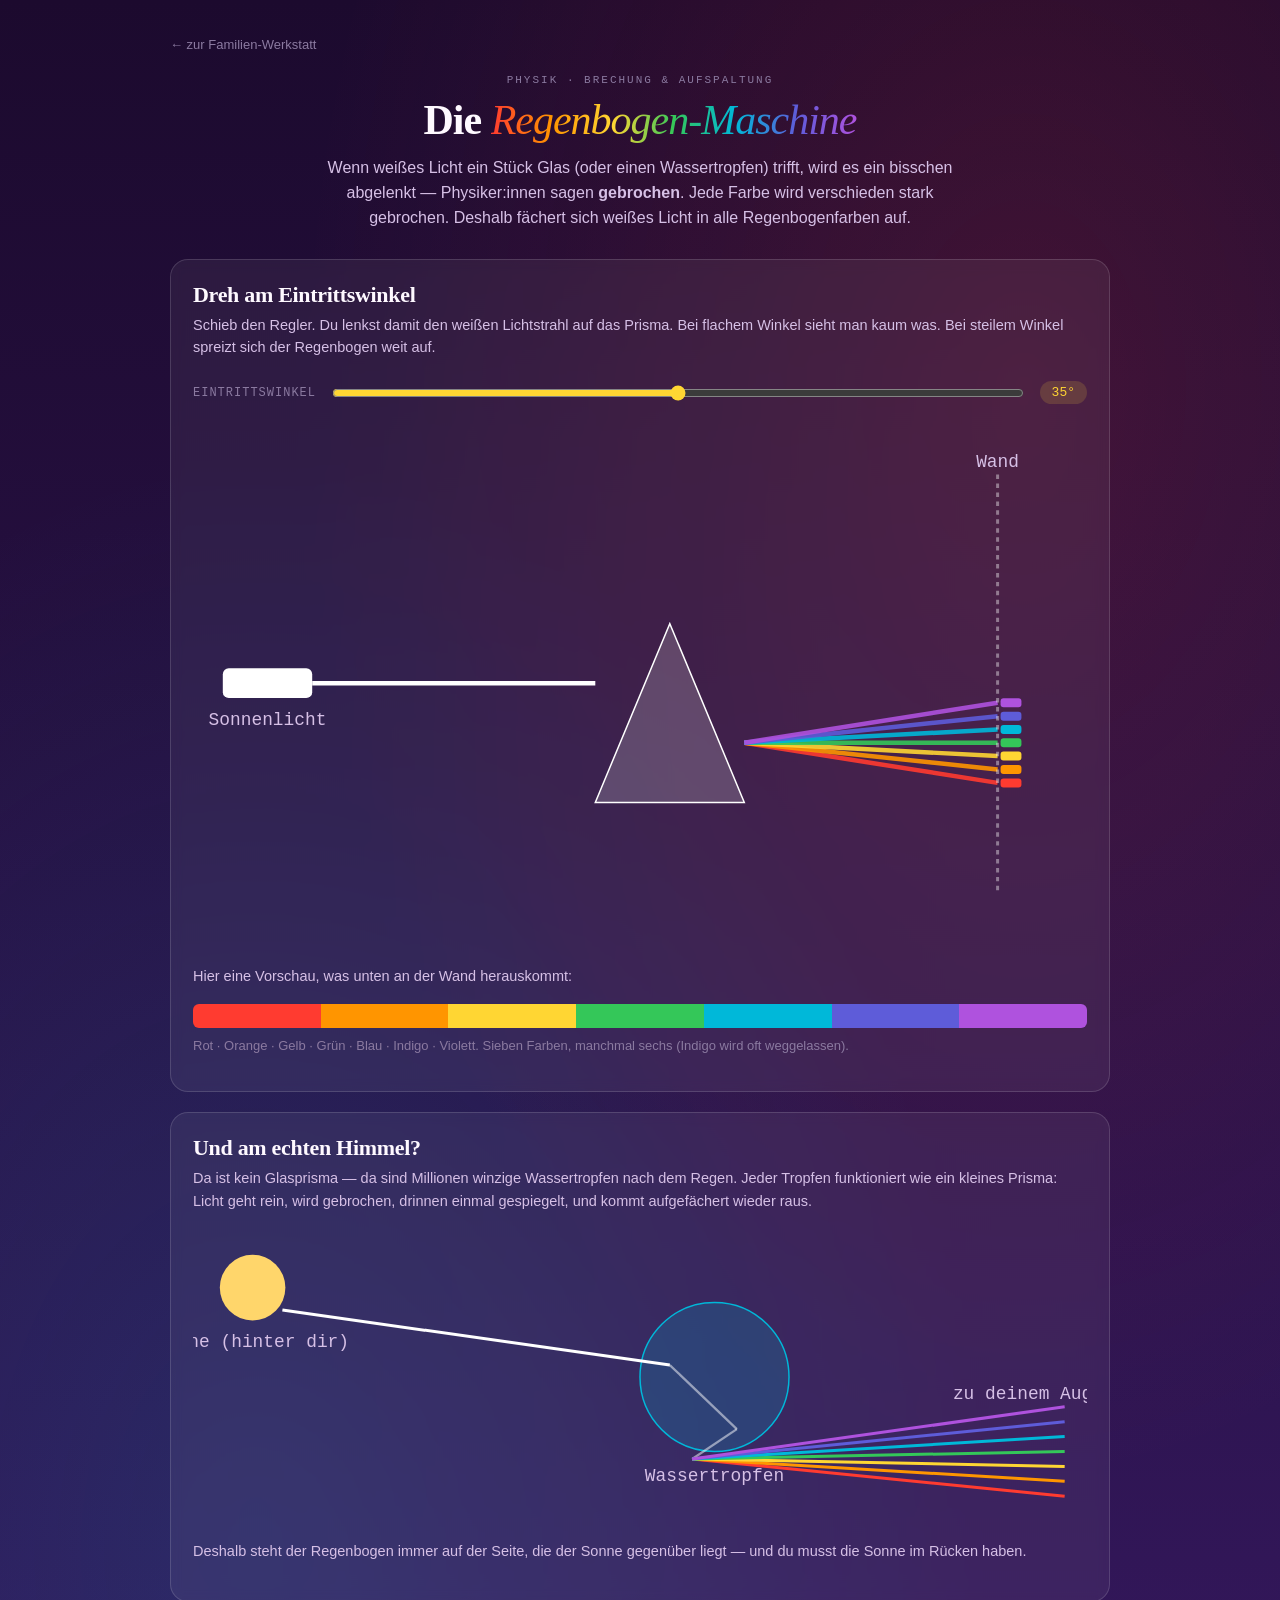
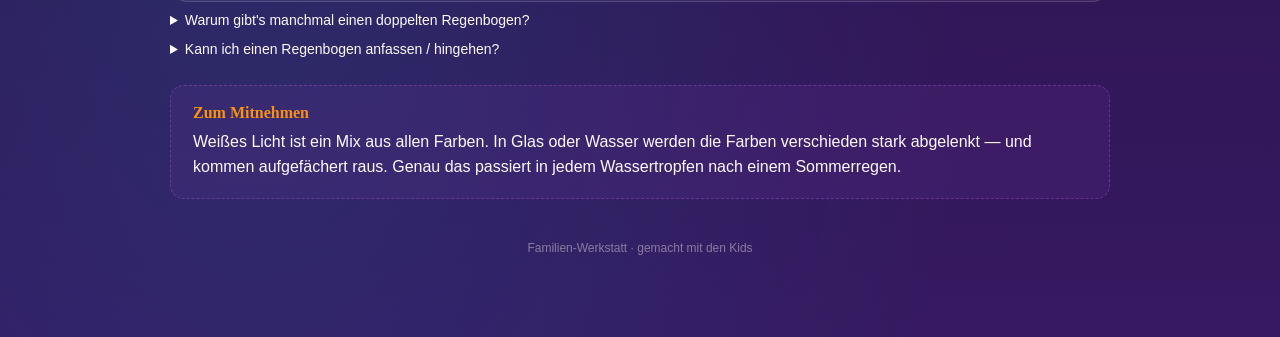
<file: regenbogen/index.html>
<!doctype html>
<html lang="de">
<head>
<meta charset="utf-8">
<meta name="viewport" content="width=device-width,initial-scale=1">
<title>Die Regenbogen-Maschine</title>
<style>
  :root {
    --bg-1: #1c0a2e;
    --bg-2: #361961;
    --ink: #fef9ff;
    --ink-2: #d6c0e6;
    --ink-3: #8b7aa0;
    --rainbow-1: #ff3b30;
    --rainbow-2: #ff9500;
    --rainbow-3: #ffd633;
    --rainbow-4: #34c759;
    --rainbow-5: #00b8d9;
    --rainbow-6: #5e5cd9;
    --rainbow-7: #af52de;
    --hair: rgba(255,255,255,0.14);
    --card: rgba(255,255,255,0.06);
  }
  * { box-sizing: border-box; }
  html, body {
    margin: 0; padding: 0;
    background:
      radial-gradient(ellipse at 80% 20%, rgba(255,59,48,0.15), transparent 50%),
      radial-gradient(ellipse at 20% 80%, rgba(0,184,217,0.12), transparent 50%),
      linear-gradient(180deg, var(--bg-1), var(--bg-2));
    color: var(--ink); min-height: 100vh;
    font: 16px/1.55 -apple-system, BlinkMacSystemFont, "Segoe UI", Roboto, Helvetica, sans-serif;
  }
  main { max-width: 980px; margin: 0 auto; padding: 32px 20px 80px; }
  .back { display: inline-block; color: var(--ink-3); text-decoration: none; font-size: 13px; margin-bottom: 20px; }
  .back:hover { color: var(--ink); }
  header { text-align: center; margin-bottom: 28px; }
  .kicker { font: 11px/1 ui-monospace, monospace; letter-spacing: 2px; text-transform: uppercase; color: var(--ink-3); margin-bottom: 12px; }
  h1 { font: 600 42px/1.05 Georgia, serif; margin: 0; letter-spacing: -1px; }
  h1 em {
    background: linear-gradient(90deg, #ff3b30, #ff9500, #ffd633, #34c759, #00b8d9, #5e5cd9, #af52de);
    -webkit-background-clip: text;
    background-clip: text;
    -webkit-text-fill-color: transparent;
    font-style: italic; font-weight: 400;
  }
  .lede { color: var(--ink-2); max-width: 640px; margin: 14px auto 0; font-size: 16px; }
  section.card { background: var(--card); border: 1px solid var(--hair); border-radius: 18px; padding: 22px; margin-top: 20px; backdrop-filter: blur(6px); }
  section h2 { font: 600 22px/1.2 Georgia, serif; margin: 0 0 6px; letter-spacing: -0.3px; }
  section p.sub { color: var(--ink-2); margin: 0 0 16px; font-size: 14.5px; }
  .controls { display: flex; flex-wrap: wrap; gap: 14px; align-items: center; margin: 18px 0 6px; }
  .controls label { font: 12px ui-monospace, monospace; letter-spacing: 1px; text-transform: uppercase; color: var(--ink-3); }
  input[type="range"] { flex: 1; min-width: 220px; height: 28px; }
  #angle { accent-color: var(--rainbow-3); }
  .pill { display: inline-block; padding: 4px 12px; border-radius: 999px; background: rgba(255,214,51,0.15); color: var(--rainbow-3); font: 13px ui-monospace, monospace; }
  svg { display: block; width: 100%; height: auto; }
  .label { font: 12px ui-monospace, monospace; fill: var(--ink-2); }
  .takeaway { margin-top: 24px; padding: 18px 22px; background: rgba(175,82,222,0.08); border: 1px dashed rgba(175,82,222,0.4); border-radius: 14px; }
  .takeaway h3 {
    margin: 0 0 8px; font: 600 16px Georgia, serif;
    background: linear-gradient(90deg, #ff9500, #af52de);
    -webkit-background-clip: text; background-clip: text;
    -webkit-text-fill-color: transparent;
  }
  details { margin-top: 8px; cursor: pointer; color: var(--ink-2); font-size: 14px; }
  details summary { font-weight: 500; color: var(--ink); }
  details p { margin: 8px 0 0; }
  footer { margin-top: 40px; text-align: center; color: var(--ink-3); font-size: 12px; }
  .color-strip { display: flex; height: 24px; border-radius: 6px; overflow: hidden; margin-top: 6px; }
  .color-strip span { flex: 1; }
  @media (max-width: 600px) { h1 { font-size: 32px; } }
</style>
</head>
<body>
<main>
  <a href="../" class="back">← zur Familien-Werkstatt</a>
  <header>
    <div class="kicker">Physik · Brechung & Aufspaltung</div>
    <h1>Die <em>Regenbogen-Maschine</em></h1>
    <p class="lede">
      Wenn weißes Licht ein Stück Glas (oder einen Wassertropfen) trifft, wird es ein bisschen abgelenkt — Physiker:innen sagen <strong>gebrochen</strong>. Jede Farbe wird verschieden stark gebrochen. Deshalb fächert sich weißes Licht in alle Regenbogenfarben auf.
    </p>
  </header>

  <section class="card">
    <h2>Dreh am Eintrittswinkel</h2>
    <p class="sub">Schieb den Regler. Du lenkst damit den weißen Lichtstrahl auf das Prisma. Bei flachem Winkel sieht man kaum was. Bei steilem Winkel spreizt sich der Regenbogen weit auf.</p>

    <div class="controls">
      <label for="angle">Eintrittswinkel</label>
      <input type="range" id="angle" min="10" max="60" value="35">
      <span class="pill" id="anglePill">35°</span>
    </div>

    <svg viewBox="0 0 600 360" aria-label="Lichtstrahl durch ein Prisma">
      <!-- White light source -->
      <g>
        <rect x="20" y="170" width="60" height="20" rx="4" fill="#fff"/>
        <text class="label" x="50" y="208" text-anchor="middle">Sonnenlicht</text>
      </g>

      <!-- Incoming white ray -->
      <line id="inRay" x1="80" y1="180" x2="270" y2="180" stroke="#fff" stroke-width="3"/>

      <!-- Prism (triangle) -->
      <polygon points="270,260 370,260 320,140" fill="rgba(255,255,255,0.18)" stroke="#fff" stroke-width="1"/>

      <!-- Outgoing rainbow rays (built by JS) -->
      <g id="rainbowRays"></g>

      <!-- Wall on the right -->
      <line x1="540" y1="40" x2="540" y2="320" stroke="rgba(255,255,255,0.4)" stroke-width="2" stroke-dasharray="3 3"/>
      <text class="label" x="540" y="35" text-anchor="middle">Wand</text>

      <!-- Rainbow strip on the wall (built by JS) -->
      <g id="wallStrip"></g>
    </svg>

    <p class="sub" style="margin-top:14px;">Hier eine Vorschau, was unten an der Wand herauskommt:</p>
    <div class="color-strip">
      <span style="background:#ff3b30"></span>
      <span style="background:#ff9500"></span>
      <span style="background:#ffd633"></span>
      <span style="background:#34c759"></span>
      <span style="background:#00b8d9"></span>
      <span style="background:#5e5cd9"></span>
      <span style="background:#af52de"></span>
    </div>
    <p style="font-size:13px; color:var(--ink-3); margin-top:8px;">Rot · Orange · Gelb · Grün · Blau · Indigo · Violett. Sieben Farben, manchmal sechs (Indigo wird oft weggelassen).</p>
  </section>

  <section class="card">
    <h2>Und am echten Himmel?</h2>
    <p class="sub">Da ist kein Glasprisma — da sind Millionen winzige Wassertropfen nach dem Regen. Jeder Tropfen funktioniert wie ein kleines Prisma: Licht geht rein, wird gebrochen, drinnen einmal gespiegelt, und kommt aufgefächert wieder raus.</p>

    <svg viewBox="0 0 600 200" aria-label="Wassertropfen als Prisma">
      <!-- Sun -->
      <circle cx="40" cy="40" r="22" fill="#ffd66b"/>
      <text class="label" x="40" y="80" text-anchor="middle" fill="#ffd66b">Sonne (hinter dir)</text>

      <!-- Drop with refraction -->
      <circle cx="350" cy="100" r="50" fill="rgba(0,184,217,0.18)" stroke="#00b8d9"/>
      <text class="label" x="350" y="170" text-anchor="middle">Wassertropfen</text>

      <!-- White ray entering -->
      <line x1="60" y1="55" x2="320" y2="92" stroke="#fff" stroke-width="2"/>

      <!-- Inside reflection (single bounce) drawn schematic -->
      <line x1="320" y1="92" x2="365" y2="135" stroke="rgba(255,255,255,0.5)" stroke-width="1.5"/>
      <line x1="365" y1="135" x2="335" y2="155" stroke="rgba(255,255,255,0.5)" stroke-width="1.5"/>

      <!-- Outgoing rainbow -->
      <g>
        <line x1="335" y1="155" x2="585" y2="180" stroke="#ff3b30" stroke-width="2"/>
        <line x1="335" y1="155" x2="585" y2="170" stroke="#ff9500" stroke-width="2"/>
        <line x1="335" y1="155" x2="585" y2="160" stroke="#ffd633" stroke-width="2"/>
        <line x1="335" y1="155" x2="585" y2="150" stroke="#34c759" stroke-width="2"/>
        <line x1="335" y1="155" x2="585" y2="140" stroke="#00b8d9" stroke-width="2"/>
        <line x1="335" y1="155" x2="585" y2="130" stroke="#5e5cd9" stroke-width="2"/>
        <line x1="335" y1="155" x2="585" y2="120" stroke="#af52de" stroke-width="2"/>
      </g>
      <text class="label" x="510" y="115">zu deinem Auge</text>
    </svg>

    <p class="sub" style="margin-top:14px;">Deshalb steht der Regenbogen immer auf der Seite, die der Sonne gegenüber liegt — und du musst die Sonne im Rücken haben.</p>
  </section>

  <details>
    <summary>Warum gibt's manchmal einen doppelten Regenbogen?</summary>
    <p>Weil das Licht im Wassertropfen <em>zweimal</em> gespiegelt werden kann statt nur einmal. Das ergibt einen schwächeren, größeren Regenbogen über dem ersten — mit umgekehrter Farbreihenfolge.</p>
  </details>
  <details>
    <summary>Kann ich einen Regenbogen anfassen / hingehen?</summary>
    <p>Nein. Ein Regenbogen ist kein Ding am Himmel — er entsteht durch die genau richtige Geometrie zwischen Sonne, Tropfen und deinen Augen. Wenn du läufst, läuft er mit dir mit.</p>
  </details>

  <div class="takeaway">
    <h3>Zum Mitnehmen</h3>
    <p style="margin:0;">Weißes Licht ist ein Mix aus allen Farben. In Glas oder Wasser werden die Farben verschieden stark abgelenkt — und kommen aufgefächert raus. Genau das passiert in jedem Wassertropfen nach einem Sommerregen.</p>
  </div>

  <footer>Familien-Werkstatt · gemacht mit den Kids</footer>
</main>

<script>
const angleInput = document.getElementById('angle');
const anglePill = document.getElementById('anglePill');
const rainbowRays = document.getElementById('rainbowRays');
const wallStrip = document.getElementById('wallStrip');

const COLORS = [
  { c: '#ff3b30', spread: 0 },
  { c: '#ff9500', spread: 1 },
  { c: '#ffd633', spread: 2 },
  { c: '#34c759', spread: 3 },
  { c: '#00b8d9', spread: 4 },
  { c: '#5e5cd9', spread: 5 },
  { c: '#af52de', spread: 6 },
];

function update(deg) {
  anglePill.textContent = `${deg}°`;
  rainbowRays.innerHTML = '';
  wallStrip.innerHTML = '';

  // Exit point of prism (right tip)
  const exX = 370, exY = 220;
  // Each color exits at a slightly different angle. Bigger input angle =
  // bigger fan-out.
  const fanFactor = (deg - 10) / 50; // 0..1
  const baseAngle = 0;  // horizontal
  const wallY = COLORS.length;
  for (let i = 0; i < COLORS.length; i++) {
    const { c } = COLORS[i];
    // Spread: -3..+3 each color, scaled by fanFactor.
    const aDeg = baseAngle - (i - 3) * 6 * fanFactor;
    const aRad = aDeg * Math.PI / 180;
    // Hit the wall at x=540
    const dx = 540 - exX;
    const ty = exY + dx * Math.tan(aRad);

    const ray = document.createElementNS('http://www.w3.org/2000/svg', 'line');
    ray.setAttribute('x1', exX); ray.setAttribute('y1', exY);
    ray.setAttribute('x2', 540); ray.setAttribute('y2', ty);
    ray.setAttribute('stroke', c); ray.setAttribute('stroke-width', 3);
    ray.setAttribute('opacity', 0.9);
    rainbowRays.appendChild(ray);

    // Wall blob
    const blob = document.createElementNS('http://www.w3.org/2000/svg', 'rect');
    blob.setAttribute('x', 542);
    blob.setAttribute('y', ty - 3);
    blob.setAttribute('width', 14);
    blob.setAttribute('height', 6);
    blob.setAttribute('rx', 2);
    blob.setAttribute('fill', c);
    wallStrip.appendChild(blob);
  }
}

angleInput.addEventListener('input', e => update(parseFloat(e.target.value)));
update(parseFloat(angleInput.value));
</script>
</body>
</html>
</file>
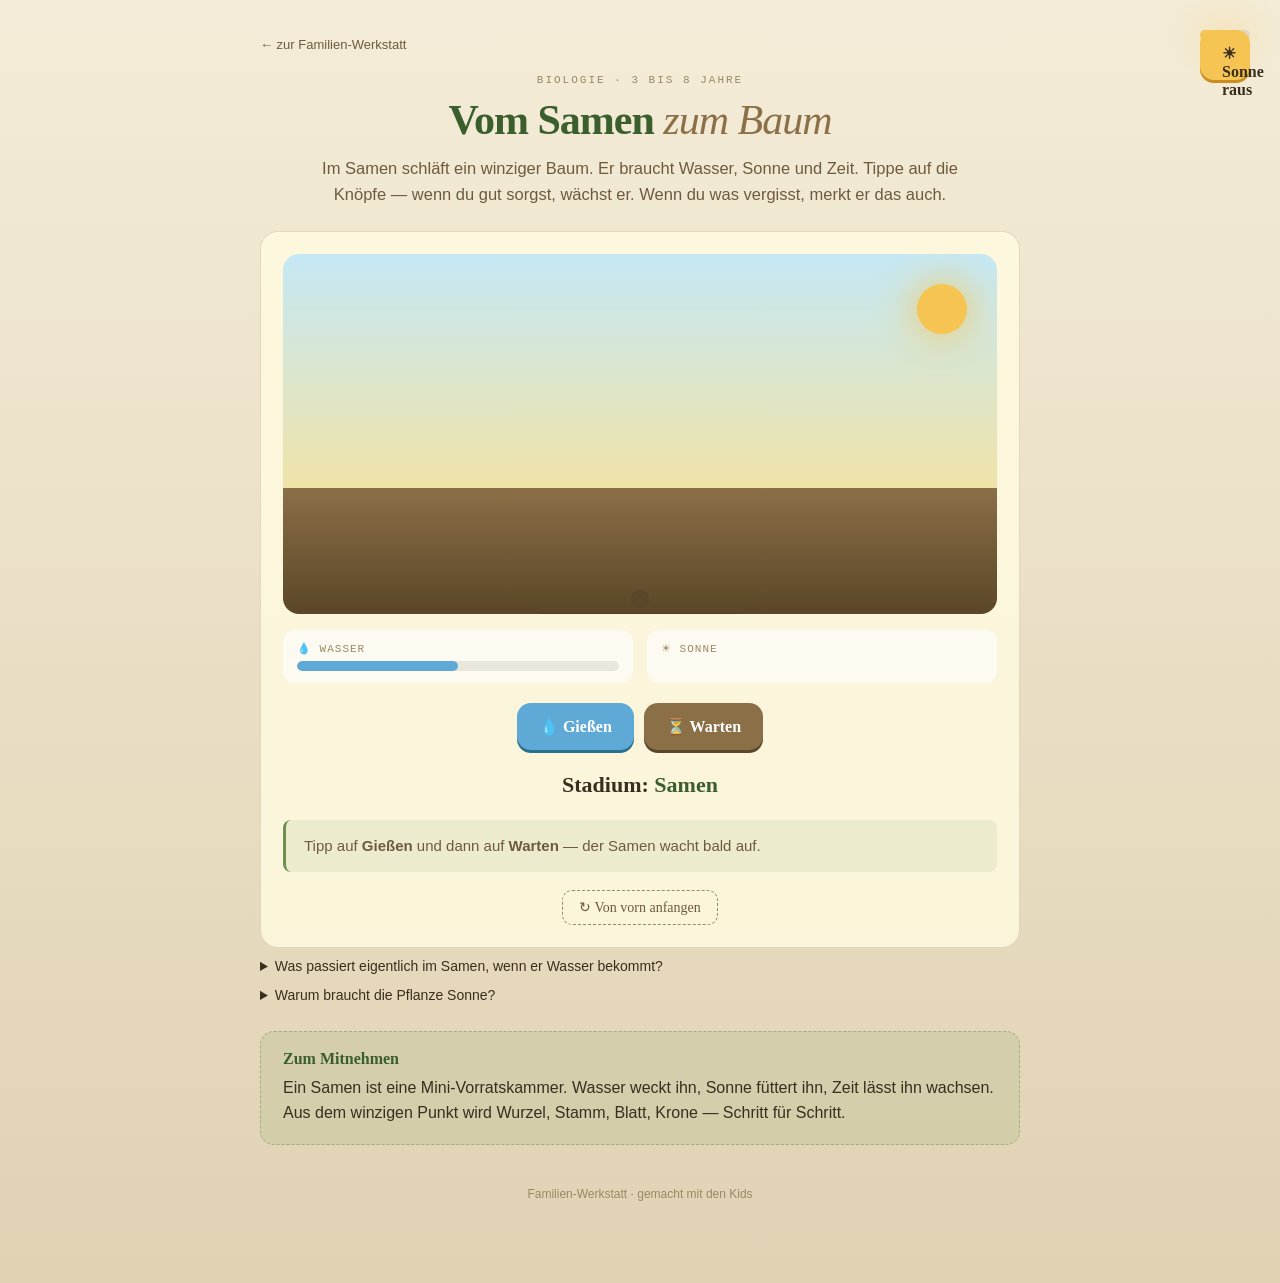
<file: samen-zum-baum/index.html>
<!doctype html>
<html lang="de">
<head>
<meta charset="utf-8">
<meta name="viewport" content="width=device-width,initial-scale=1">
<title>Vom Samen zum Baum</title>
<style>
  :root {
    --bg-1: #f4ecd8;
    --bg-2: #e0d2b3;
    --paper: #fefae0;
    --ink: #3a2e1f;
    --ink-2: #6e5a3f;
    --ink-3: #9a8865;
    --soil: #8b6f47;
    --soil-deep: #5a4628;
    --leaf: #6b9050;
    --leaf-deep: #3a5e2c;
    --bark: #6b4a2c;
    --sun: #f5c452;
    --water: #5fa9d6;
    --hair: rgba(58,46,31,0.15);
    --card: rgba(254,250,224,0.85);
  }
  * { box-sizing: border-box; }
  html, body {
    margin: 0; padding: 0;
    background: linear-gradient(180deg, var(--bg-1), var(--bg-2));
    color: var(--ink); min-height: 100vh;
    font: 16px/1.55 -apple-system, BlinkMacSystemFont, "Segoe UI", Roboto, Helvetica, sans-serif;
  }
  main { max-width: 800px; margin: 0 auto; padding: 32px 20px 80px; }
  .back { display: inline-block; color: var(--ink-2); text-decoration: none; font-size: 13px; margin-bottom: 20px; }
  .back:hover { color: var(--ink); }
  header { text-align: center; margin-bottom: 24px; }
  .kicker { font: 11px/1 ui-monospace, monospace; letter-spacing: 2px; text-transform: uppercase; color: var(--ink-3); margin-bottom: 12px; }
  h1 { font: 600 42px/1.05 Georgia, serif; margin: 0; letter-spacing: -1px; color: var(--leaf-deep); }
  h1 em { color: var(--soil); font-style: italic; font-weight: 400; }
  .lede { color: var(--ink-2); max-width: 640px; margin: 14px auto 0; font-size: 16.5px; }
  section.card { background: var(--card); border: 1px solid var(--hair); border-radius: 18px; padding: 22px; margin-top: 20px; }
  section h2 { font: 600 22px/1.2 Georgia, serif; margin: 0 0 6px; color: var(--leaf-deep); }
  .scene { position: relative; height: 360px; border-radius: 16px; overflow: hidden; background: linear-gradient(180deg, #c5e8f5 0%, #f0e3a8 65%, var(--soil) 65%, var(--soil-deep) 100%); }
  .sun { position: absolute; top: 30px; right: 30px; width: 50px; height: 50px; border-radius: 50%; background: var(--sun); box-shadow: 0 0 40px var(--sun); transition: opacity 0.6s; }
  .sun.dim { opacity: 0.25; }
  #plant { position: absolute; left: 50%; bottom: 0; transform: translateX(-50%); width: 200px; height: 240px; }
  .panel-actions { display: flex; gap: 10px; flex-wrap: wrap; justify-content: center; margin-top: 20px; }
  .btn {
    appearance: none; border: none;
    background: var(--leaf); color: white;
    padding: 14px 22px; border-radius: 14px;
    font: 600 16px Georgia, serif;
    cursor: pointer;
    box-shadow: 0 3px 0 var(--leaf-deep);
    transition: transform 0.1s;
  }
  .btn:hover { transform: translateY(-1px); }
  .btn:active { transform: translateY(2px); box-shadow: 0 1px 0 var(--leaf-deep); }
  .btn.water { background: var(--water); box-shadow: 0 3px 0 #2c6f8f; }
  .btn.sun { background: var(--sun); color: var(--ink); box-shadow: 0 3px 0 #c98e1f; }
  .btn.wait { background: var(--soil); box-shadow: 0 3px 0 var(--soil-deep); }
  .btn:disabled { opacity: 0.5; cursor: not-allowed; transform: none; }
  .status {
    margin-top: 22px;
    text-align: center;
    font: 600 22px/1.2 Georgia, serif;
    color: var(--ink);
    min-height: 32px;
  }
  .stage-label { color: var(--leaf-deep); }
  .meters { display: flex; gap: 14px; margin-top: 16px; flex-wrap: wrap; }
  .meter { flex: 1; min-width: 140px; background: rgba(255,255,255,0.6); border-radius: 12px; padding: 12px 14px; }
  .meter .lbl { font: 11px ui-monospace, monospace; letter-spacing: 1px; text-transform: uppercase; color: var(--ink-3); margin-bottom: 6px; }
  .bar { height: 10px; background: rgba(58,46,31,0.1); border-radius: 5px; overflow: hidden; }
  .bar > span { display: block; height: 100%; transition: width 0.4s; border-radius: 5px; }
  .bar.water > span { background: var(--water); }
  .bar.sun > span { background: var(--sun); }
  .narration { margin-top: 16px; padding: 14px 18px; background: rgba(107,144,80,0.1); border-left: 3px solid var(--leaf); border-radius: 8px; font-size: 15px; color: var(--ink-2); }
  .restart { background: none; border: 1px dashed var(--ink-3); color: var(--ink-2); padding: 8px 16px; border-radius: 10px; cursor: pointer; font: 14px Georgia, serif; }
  details { margin-top: 8px; cursor: pointer; color: var(--ink-2); font-size: 14px; }
  details summary { font-weight: 500; color: var(--ink); }
  details p { margin: 8px 0 0; }
  .takeaway { margin-top: 24px; padding: 18px 22px; background: rgba(107,144,80,0.12); border: 1px dashed rgba(107,144,80,0.5); border-radius: 14px; }
  .takeaway h3 { margin: 0 0 8px; font: 600 16px Georgia, serif; color: var(--leaf-deep); }
  footer { margin-top: 40px; text-align: center; color: var(--ink-3); font-size: 12px; }
  @media (max-width: 600px) { h1 { font-size: 32px; } .scene { height: 320px; } }
</style>
</head>
<body>
<main>
  <a href="../" class="back">← zur Familien-Werkstatt</a>
  <header>
    <div class="kicker">Biologie · 3 bis 8 Jahre</div>
    <h1>Vom Samen <em>zum Baum</em></h1>
    <p class="lede">
      Im Samen schläft ein winziger Baum. Er braucht Wasser, Sonne und Zeit. Tippe auf die Knöpfe — wenn du gut sorgst, wächst er. Wenn du was vergisst, merkt er das auch.
    </p>
  </header>

  <section class="card">
    <div class="scene">
      <div class="sun" id="sunEl"></div>
      <svg id="plant" viewBox="0 0 200 240" preserveAspectRatio="xMidYMax meet">
        <!-- Ground line -->
        <line x1="0" y1="240" x2="200" y2="240" stroke="rgba(0,0,0,0.1)" stroke-width="2"/>
        <g id="plantArt"></g>
      </svg>
    </div>

    <div class="meters">
      <div class="meter">
        <div class="lbl">💧 Wasser</div>
        <div class="bar water"><span id="waterBar" style="width: 50%"></span></div>
      </div>
      <div class="meter">
        <div class="lbl">☀ Sonne</div>
        <div class="bar sun"><span id="sunBar" style="width: 50%"></span></div>
      </div>
    </div>

    <div class="panel-actions">
      <button class="btn water" id="btnWater">💧 Gießen</button>
      <button class="btn sun" id="btnSun">☀ Sonne raus</button>
      <button class="btn wait" id="btnWait">⏳ Warten</button>
    </div>

    <div class="status" id="status">Ein Samen — schläft im Boden.</div>
    <div class="narration" id="narration">Tipp auf <strong>Gießen</strong> und dann auf <strong>Warten</strong> — der Samen wacht bald auf.</div>

    <div style="text-align:center; margin-top: 18px;">
      <button class="restart" id="restart">↻ Von vorn anfangen</button>
    </div>
  </section>

  <details>
    <summary>Was passiert eigentlich im Samen, wenn er Wasser bekommt?</summary>
    <p>Der Samen ist wie eine geschlossene Kapsel. Wasser weicht ihn auf, weckt den schlafenden Embryo (das Mini-Pflänzchen) und löst Nahrung im Inneren. Dann sprengt das Pflänzchen die Kapsel und schickt die erste Wurzel nach unten.</p>
  </details>
  <details>
    <summary>Warum braucht die Pflanze Sonne?</summary>
    <p>Pflanzen können aus Sonnenlicht, Wasser und einem Gas in der Luft (CO₂) ihr eigenes Essen herstellen. Das nennt man <strong>Photosynthese</strong> — eine kleine Zauberformel: Licht + Wasser + Luft = Pflanzen-Zucker.</p>
  </details>

  <div class="takeaway">
    <h3>Zum Mitnehmen</h3>
    <p style="margin:0;">Ein Samen ist eine Mini-Vorratskammer. Wasser weckt ihn, Sonne füttert ihn, Zeit lässt ihn wachsen. Aus dem winzigen Punkt wird Wurzel, Stamm, Blatt, Krone — Schritt für Schritt.</p>
  </div>

  <footer>Familien-Werkstatt · gemacht mit den Kids</footer>
</main>

<script>
const stages = [
  { id: 'seed',     label: 'Samen', xp: 0,    needWater: true,  needSun: false },
  { id: 'sprout',   label: 'Keimling', xp: 1,  needWater: true,  needSun: true  },
  { id: 'seedling', label: 'Sprössling', xp: 2, needWater: true, needSun: true  },
  { id: 'sapling',  label: 'Jungbaum', xp: 4,   needWater: true, needSun: true  },
  { id: 'tree',     label: 'Baum', xp: 7,       needWater: true, needSun: true  },
];

const state = {
  water: 50,
  sun: 50,
  xp: 0,
  stage: 0,
  dead: false,
  narrationsShown: new Set(),
};

const els = {
  art: document.getElementById('plantArt'),
  status: document.getElementById('status'),
  narration: document.getElementById('narration'),
  waterBar: document.getElementById('waterBar'),
  sunBar: document.getElementById('sunBar'),
  sunEl: document.getElementById('sunEl'),
  btnWater: document.getElementById('btnWater'),
  btnSun: document.getElementById('btnSun'),
  btnWait: document.getElementById('btnWait'),
  restart: document.getElementById('restart'),
};

function draw() {
  const s = stages[state.stage];
  let svg = '';

  if (state.dead) {
    svg = `
      <ellipse cx="100" cy="218" rx="40" ry="6" fill="rgba(0,0,0,0.18)"/>
      <path d="M 100 230 L 110 200 L 90 200 Z" fill="#a08055" stroke="#5a4628"/>
      <text x="100" y="180" text-anchor="middle" font-size="14" fill="#5a4628" font-family="serif" font-style="italic">leider eingegangen</text>
    `;
  } else if (s.id === 'seed') {
    svg = `
      <circle cx="100" cy="225" r="9" fill="${state.water > 30 ? '#5a4628' : '#7a6240'}"/>
      <text x="100" y="252" text-anchor="middle" font-size="11" fill="#6e5a3f" font-family="ui-monospace">Samen</text>
    `;
  } else if (s.id === 'sprout') {
    svg = `
      <line x1="100" y1="218" x2="100" y2="190" stroke="#6b9050" stroke-width="3" stroke-linecap="round"/>
      <ellipse cx="100" cy="190" rx="6" ry="3" fill="#6b9050" transform="rotate(-30 100 190)"/>
      <ellipse cx="100" cy="190" rx="6" ry="3" fill="#6b9050" transform="rotate(30 100 190)"/>
    `;
  } else if (s.id === 'seedling') {
    svg = `
      <line x1="100" y1="218" x2="100" y2="160" stroke="#6b9050" stroke-width="4" stroke-linecap="round"/>
      <ellipse cx="84" cy="180" rx="14" ry="7" fill="#6b9050" transform="rotate(-25 84 180)"/>
      <ellipse cx="116" cy="180" rx="14" ry="7" fill="#6b9050" transform="rotate(25 116 180)"/>
      <ellipse cx="100" cy="160" rx="10" ry="6" fill="#7da563"/>
    `;
  } else if (s.id === 'sapling') {
    svg = `
      <rect x="96" y="120" width="8" height="100" fill="#6b4a2c" rx="2"/>
      <circle cx="100" cy="110" r="34" fill="#6b9050"/>
      <circle cx="80" cy="120" r="22" fill="#7da563"/>
      <circle cx="120" cy="120" r="22" fill="#7da563"/>
      <circle cx="100" cy="100" r="22" fill="#8eb878"/>
    `;
  } else if (s.id === 'tree') {
    svg = `
      <rect x="92" y="100" width="16" height="120" fill="#6b4a2c" rx="3"/>
      <circle cx="100" cy="80" r="48" fill="#3a5e2c"/>
      <circle cx="70" cy="100" r="32" fill="#6b9050"/>
      <circle cx="130" cy="100" r="32" fill="#6b9050"/>
      <circle cx="100" cy="60" r="34" fill="#7da563"/>
      <circle cx="86" cy="78" r="14" fill="#a8c890"/>
      <circle cx="118" cy="92" r="12" fill="#a8c890"/>
      <text x="100" y="240" text-anchor="middle" font-size="12" fill="#3a5e2c" font-family="ui-monospace" font-weight="600">stolzer Baum 🌳</text>
    `;
  }

  els.art.innerHTML = svg;
  els.waterBar.style.width = `${Math.max(0, Math.min(100, state.water))}%`;
  els.sunBar.style.width = `${Math.max(0, Math.min(100, state.sun))}%`;
  els.sunEl.classList.toggle('dim', state.sun < 30);

  if (state.dead) {
    els.status.innerHTML = `<span style="color:#9a7050">Oje — der Keim ist eingegangen.</span>`;
    els.btnWater.disabled = els.btnSun.disabled = els.btnWait.disabled = true;
  } else {
    els.status.innerHTML = `Stadium: <span class="stage-label">${s.label}</span>`;
    els.btnWater.disabled = els.btnSun.disabled = els.btnWait.disabled = false;
  }
}

function narrate(text, key) {
  if (key && state.narrationsShown.has(key)) return;
  if (key) state.narrationsShown.add(key);
  els.narration.innerHTML = text;
}

function checkAdvance() {
  while (state.stage < stages.length - 1 && state.xp >= stages[state.stage + 1].xp) {
    state.stage++;
    const s = stages[state.stage];
    if (s.id === 'sprout') narrate('Ein <strong>Keimling!</strong> Eine winzige Wurzel ist im Boden, die ersten Blätter wachsen. Weiter gießen und in die Sonne stellen.', 'sprout');
    else if (s.id === 'seedling') narrate('Schon ein <strong>kleiner Sprössling</strong>. Er hat richtige Blätter und macht aus Sonne Nahrung — das nennt man Photosynthese.', 'seedling');
    else if (s.id === 'sapling') narrate('Ein <strong>Jungbaum</strong>. Holziger Stamm, kräftige Krone. Bald wird er groß!', 'sapling');
    else if (s.id === 'tree') narrate('Du hast es geschafft — ein <strong>echter Baum</strong>! Jahrelange Sonne, jede Menge Wasser, viel Geduld. So entsteht ein Wald.', 'tree');
  }
}

function tickAction(action) {
  if (state.dead) return;
  if (action === 'water') {
    state.water = Math.min(100, state.water + 22);
    if (state.stage === 0) state.xp += 1;
    narrate('Du gießt. Der Samen saugt das Wasser auf und schwillt an.', null);
  } else if (action === 'sun') {
    state.sun = Math.min(100, state.sun + 22);
    narrate('Sonne kommt raus. Die Pflanze freut sich über das Licht.', null);
  } else if (action === 'wait') {
    state.water = Math.max(0, state.water - 14);
    state.sun = Math.max(0, state.sun - 12);
    if (state.water > 25 && (state.stage === 0 || state.sun > 25)) {
      state.xp += 1;
      narrate('Zeit vergeht. Wenn alles passt, wächst die Pflanze.', null);
    } else if (state.water < 20) {
      narrate('Es ist zu trocken — gieß bitte!', 'thirsty');
    } else if (state.sun < 20 && state.stage > 0) {
      narrate('Zu wenig Sonne — schick ihm Licht!', 'darksun');
    }
  }
  // Death conditions
  if (state.water <= 0 && state.stage > 0) state.dead = true;
  if (state.water >= 95 && state.stage > 0 && state.sun < 30) {
    // Drowning hint
    narrate('Vorsicht — zu viel Wasser ohne Sonne ertränkt die Wurzeln. Lass die Sonne raus.', 'drown');
  }
  checkAdvance();
  draw();
}

els.btnWater.addEventListener('click', () => tickAction('water'));
els.btnSun.addEventListener('click', () => tickAction('sun'));
els.btnWait.addEventListener('click', () => tickAction('wait'));
els.restart.addEventListener('click', () => {
  state.water = 50; state.sun = 50; state.xp = 0; state.stage = 0; state.dead = false;
  state.narrationsShown.clear();
  narrate('Ein neuer Samen liegt im Boden. Tipp auf <strong>Gießen</strong>, dann auf <strong>Warten</strong>.', null);
  draw();
});

draw();
</script>
</body>
</html>
</file>
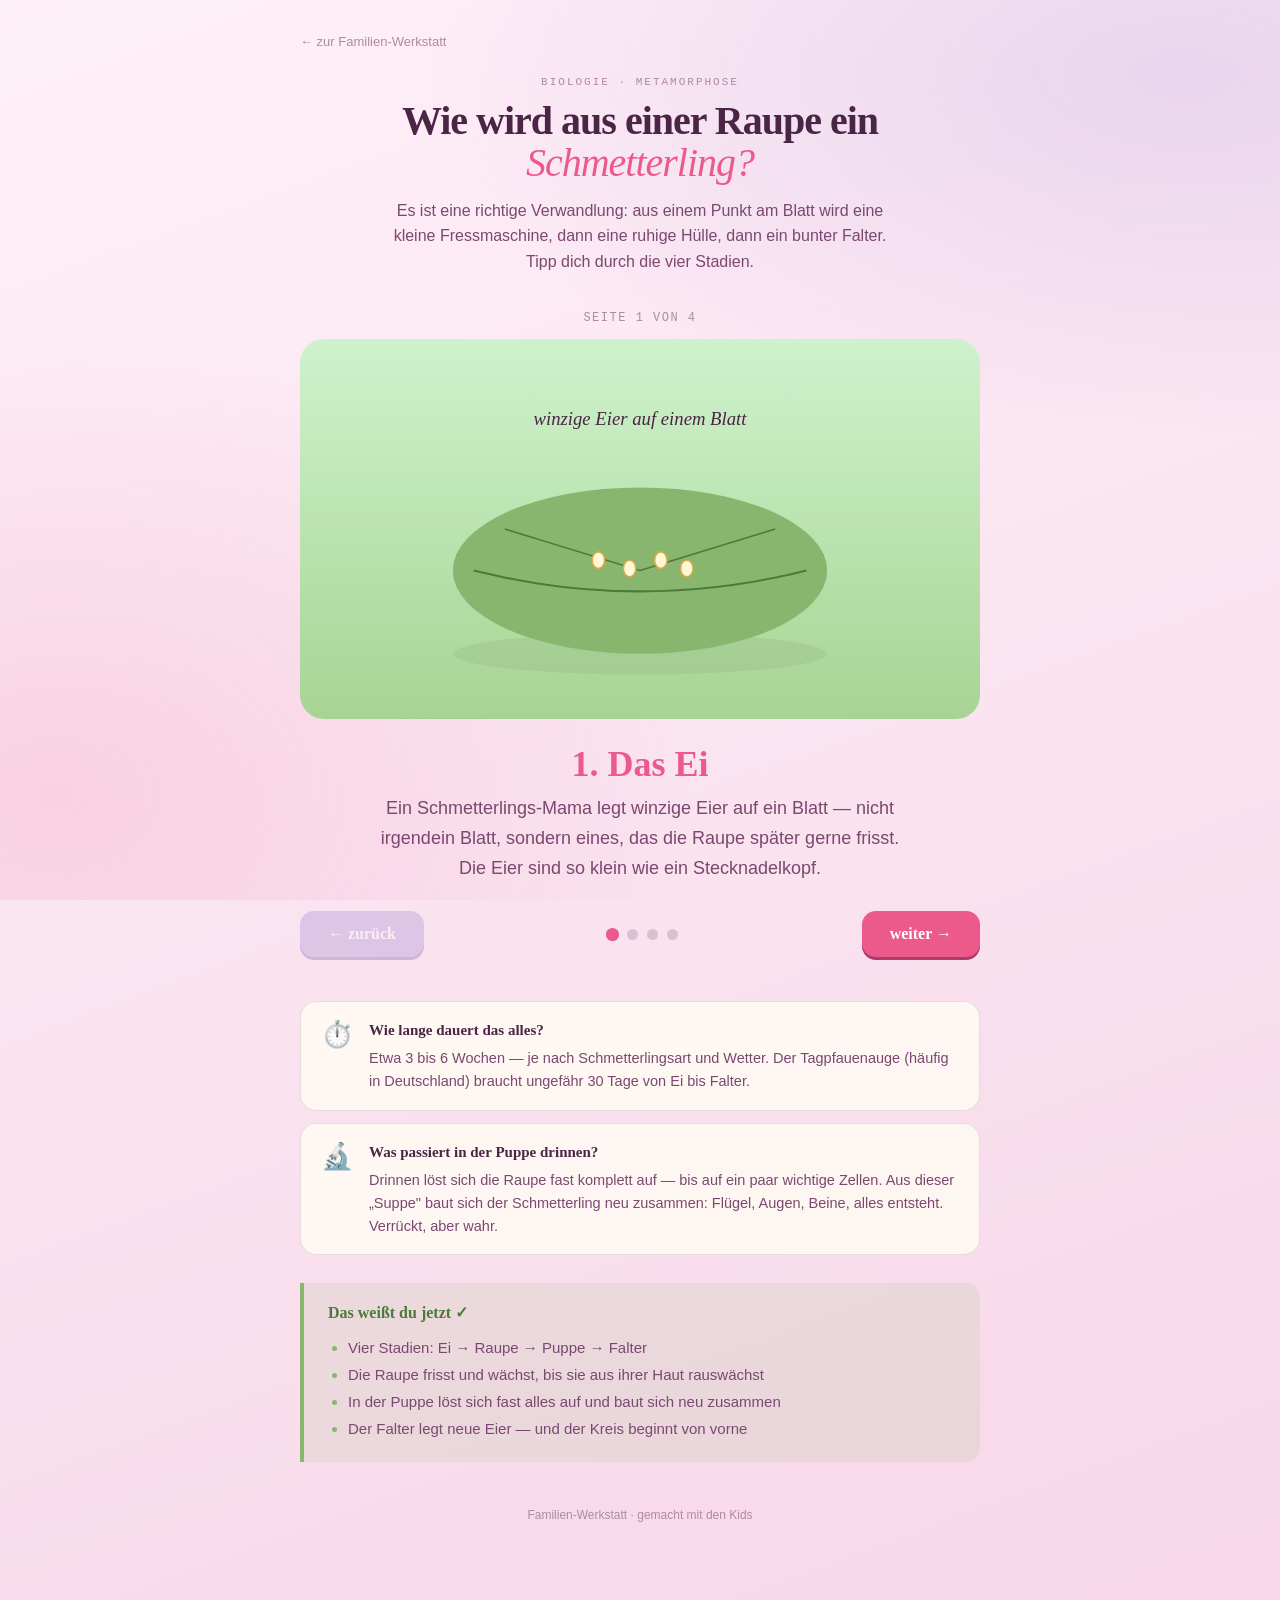
<file: schmetterling/index.html>
<!doctype html>
<html lang="de">
<head>
<meta charset="utf-8">
<meta name="viewport" content="width=device-width,initial-scale=1">
<title>Wie wird aus einer Raupe ein Schmetterling?</title>
<style>
  :root {
    --bg-1: #fef0f8;
    --bg-2: #f7d7e8;
    --ink: #4a2545;
    --ink-2: #7a4870;
    --ink-3: #b08aa0;
    --pink: #ec5a8c;
    --lavender: #a78cd6;
    --gold: #f5c452;
    --leaf: #88b66e;
    --leaf-deep: #4d7a3c;
    --hair: rgba(74,37,69,0.12);
  }
  * { box-sizing: border-box; }
  html, body {
    margin: 0; padding: 0;
    background: linear-gradient(160deg, var(--bg-1) 0%, var(--bg-2) 100%);
    color: var(--ink); min-height: 100vh;
    font: 16px/1.6 -apple-system, BlinkMacSystemFont, "Segoe UI", Roboto, Helvetica, sans-serif;
  }
  body::before {
    content: ""; position: fixed; inset: 0; pointer-events: none;
    background:
      radial-gradient(ellipse 60% 40% at 92% 8%, rgba(167,140,214,0.22), transparent),
      radial-gradient(ellipse 50% 50% at 4% 88%, rgba(236,90,140,0.15), transparent);
  }
  main { max-width: 720px; margin: 0 auto; padding: 28px 20px 80px; position: relative; }
  .back { display: inline-block; color: var(--ink-3); text-decoration: none; font-size: 13px; margin-bottom: 24px; }
  .back:hover { color: var(--ink); }

  /* ── Header ── */
  header { text-align: center; margin-bottom: 36px; }
  .kicker { font: 11px/1 ui-monospace, monospace; letter-spacing: 2px; text-transform: uppercase; color: var(--ink-3); margin-bottom: 12px; }
  h1 { font: 600 40px/1.05 Georgia, serif; margin: 0; letter-spacing: -1px; }
  h1 em { color: var(--pink); font-style: italic; font-weight: 400; }
  .lede { color: var(--ink-2); max-width: 520px; margin: 14px auto 0; font-size: 16px; }

  /* ── Book section ── */
  .page-count {
    text-align: center; margin-bottom: 14px;
    font: 12px ui-monospace, monospace; letter-spacing: 1.5px;
    text-transform: uppercase; color: var(--ink-3);
  }
  .stage-canvas {
    height: 380px; border-radius: 24px;
    background: linear-gradient(180deg, #cef2cd 0%, #a8d493 100%);
    display: flex; align-items: center; justify-content: center;
    overflow: hidden;
  }
  .stage-canvas svg { width: 100%; height: 100%; max-width: 520px; }
  h2.stage-name {
    font: 600 36px/1.1 Georgia, serif;
    margin: 26px 0 10px; text-align: center; color: var(--pink);
  }
  .stage-text {
    color: var(--ink-2); font-size: 18px; line-height: 1.65;
    text-align: center; max-width: 520px; margin: 0 auto;
  }
  .nav-row {
    display: flex; align-items: center; justify-content: space-between;
    margin-top: 28px; gap: 16px;
  }
  .dots { display: flex; gap: 9px; }
  .dot {
    width: 11px; height: 11px; border-radius: 50%;
    background: rgba(74,37,69,0.18); cursor: pointer;
    transition: all 0.15s;
  }
  .dot.active { background: var(--pink); transform: scale(1.2); }
  .dot:hover:not(.active) { background: var(--lavender); }
  .btn {
    appearance: none; border: none; cursor: pointer;
    padding: 14px 28px; border-radius: 14px;
    font: 600 16px Georgia, serif;
    background: var(--lavender); color: white;
    box-shadow: 0 3px 0 #7e63a8; transition: transform 0.1s, box-shadow 0.1s;
    flex-shrink: 0;
  }
  .btn:hover { transform: translateY(-1px); box-shadow: 0 4px 0 #7e63a8; }
  .btn:active { transform: translateY(1px); box-shadow: 0 1px 0 #7e63a8; }
  .btn:disabled { opacity: 0.35; cursor: not-allowed; transform: none; }
  .btn.primary { background: var(--pink); box-shadow: 0 3px 0 #b03a6c; }
  .btn.primary:hover { box-shadow: 0 4px 0 #b03a6c; }

  /* ── Factoids ── */
  .factoids { margin-top: 44px; display: flex; flex-direction: column; gap: 12px; }
  .factoid {
    display: flex; gap: 16px; align-items: flex-start;
    background: rgba(255,251,242,0.85); border: 1px solid var(--hair);
    border-radius: 16px; padding: 16px 20px;
  }
  .factoid-icon { font-size: 26px; flex-shrink: 0; line-height: 1.3; }
  .factoid strong { display: block; font-family: Georgia, serif; font-size: 15px; margin-bottom: 5px; }
  .factoid p { margin: 0; color: var(--ink-2); font-size: 14.5px; }

  /* ── Achievement ── */
  .achievement {
    margin-top: 28px; padding: 20px 24px;
    background: rgba(136,182,110,0.12); border-left: 4px solid var(--leaf);
    border-radius: 0 14px 14px 0;
  }
  .achievement h3 { margin: 0 0 12px; font: 600 16px Georgia, serif; color: var(--leaf-deep); }
  .achievement ul { margin: 0; padding-left: 20px; color: var(--ink-2); font-size: 15px; line-height: 1.8; }
  .achievement li::marker { color: var(--leaf); }

  footer { margin-top: 44px; text-align: center; color: var(--ink-3); font-size: 12px; }

  @keyframes wiggle { 0%,100%{transform:rotate(-3deg)} 50%{transform:rotate(3deg)} }
  @keyframes flap { 0%,100%{transform:scaleY(1)} 50%{transform:scaleY(0.7)} }
  .wiggle { animation: wiggle 1s ease-in-out infinite; transform-origin: center; }
  .flap { animation: flap 0.5s ease-in-out infinite; transform-origin: center; }

  @media (max-width: 600px) {
    h1 { font-size: 28px; }
    h2.stage-name { font-size: 26px; }
    .stage-text { font-size: 16px; }
    .btn { padding: 12px 20px; font-size: 15px; }
  }
</style>
</head>
<body>
<main>
  <a href="../" class="back">← zur Familien-Werkstatt</a>

  <header>
    <div class="kicker">Biologie · Metamorphose</div>
    <h1>Wie wird aus einer Raupe ein <em>Schmetterling?</em></h1>
    <p class="lede">
      Es ist eine richtige Verwandlung: aus einem Punkt am Blatt wird eine kleine Fressmaschine, dann eine ruhige Hülle, dann ein bunter Falter. Tipp dich durch die vier Stadien.
    </p>
  </header>

  <div class="page-count">Seite <span id="pageNum">1</span> von 4</div>
  <div class="stage-canvas" id="canvas"></div>
  <h2 class="stage-name" id="stageName">Stadium</h2>
  <p class="stage-text" id="stageText">Beschreibung</p>
  <div class="nav-row">
    <button class="btn" id="prev">← zurück</button>
    <div class="dots" id="dots"></div>
    <button class="btn primary" id="next">weiter →</button>
  </div>

  <div class="factoids">
    <div class="factoid">
      <span class="factoid-icon">⏱️</span>
      <div>
        <strong>Wie lange dauert das alles?</strong>
        <p>Etwa 3 bis 6 Wochen — je nach Schmetterlingsart und Wetter. Der Tagpfauenauge (häufig in Deutschland) braucht ungefähr 30 Tage von Ei bis Falter.</p>
      </div>
    </div>
    <div class="factoid">
      <span class="factoid-icon">🔬</span>
      <div>
        <strong>Was passiert in der Puppe drinnen?</strong>
        <p>Drinnen löst sich die Raupe fast komplett auf — bis auf ein paar wichtige Zellen. Aus dieser „Suppe" baut sich der Schmetterling neu zusammen: Flügel, Augen, Beine, alles entsteht. Verrückt, aber wahr.</p>
      </div>
    </div>
  </div>

  <div class="achievement">
    <h3>Das weißt du jetzt ✓</h3>
    <ul>
      <li>Vier Stadien: Ei → Raupe → Puppe → Falter</li>
      <li>Die Raupe frisst und wächst, bis sie aus ihrer Haut rauswächst</li>
      <li>In der Puppe löst sich fast alles auf und baut sich neu zusammen</li>
      <li>Der Falter legt neue Eier — und der Kreis beginnt von vorne</li>
    </ul>
  </div>

  <footer>Familien-Werkstatt · gemacht mit den Kids</footer>
</main>

<script>
const STAGES = [
  {
    name: '1. Das Ei',
    text: 'Ein Schmetterlings-Mama legt winzige Eier auf ein Blatt — nicht irgendein Blatt, sondern eines, das die Raupe später gerne frisst. Die Eier sind so klein wie ein Stecknadelkopf.',
    svg: `
      <svg viewBox="0 0 500 320">
        <ellipse cx="250" cy="280" rx="180" ry="20" fill="rgba(0,0,0,0.05)"/>
        <ellipse cx="250" cy="200" rx="180" ry="80" fill="#88b66e"/>
        <path d="M 90 200 Q 250 240 410 200" fill="none" stroke="#4d7a3c" stroke-width="2"/>
        <line x1="250" y1="200" x2="120" y2="160" stroke="#4d7a3c" stroke-width="1.5"/>
        <line x1="250" y1="200" x2="380" y2="160" stroke="#4d7a3c" stroke-width="1.5"/>
        ${[210, 240, 270, 295].map((x, i) => `
          <ellipse cx="${x}" cy="${190 + (i % 2) * 8}" rx="6" ry="8" fill="#fff7d6" stroke="#d4ac4a" stroke-width="1.5"/>
        `).join('')}
        <text x="250" y="60" text-anchor="middle" font-family="Georgia, serif" font-size="18" fill="#4a2545" font-style="italic">winzige Eier auf einem Blatt</text>
      </svg>
    `,
  },
  {
    name: '2. Die Raupe',
    text: 'Aus dem Ei schlüpft eine Raupe — eine hungrige Mini-Maschine. Sie frisst Tag und Nacht Blätter und wird in wenigen Wochen viel größer. Sie häutet sich mehrmals, weil sie aus ihrer Haut rauswächst.',
    svg: `
      <svg viewBox="0 0 500 320">
        <ellipse cx="250" cy="280" rx="200" ry="14" fill="rgba(0,0,0,0.05)"/>
        <ellipse cx="120" cy="240" rx="60" ry="30" fill="#88b66e"/>
        <ellipse cx="400" cy="240" rx="50" ry="22" fill="#88b66e"/>
        <circle cx="155" cy="220" r="14" fill="#fef0f8"/>
        <circle cx="170" cy="245" r="10" fill="#fef0f8"/>
        <g class="wiggle" transform="translate(250 230)">
          ${Array.from({ length: 8 }).map((_, i) => {
            const x = (i - 3.5) * 28;
            const r = 18 - Math.abs(i - 3.5) * 1.5;
            return `<circle cx="${x}" cy="0" r="${r}" fill="#88b66e" stroke="#4d7a3c" stroke-width="2"/>`;
          }).join('')}
          <circle cx="105" cy="-3" r="20" fill="#7aa55f" stroke="#4d7a3c" stroke-width="2"/>
          <circle cx="113" cy="-8" r="3" fill="#1a1a1a"/>
          <circle cx="100" cy="-8" r="3" fill="#1a1a1a"/>
          <path d="M 100 4 Q 108 9 116 4" stroke="#1a1a1a" stroke-width="1.5" fill="none"/>
          ${[-84, -28, 28, 84].map(x => `<circle cx="${x}" cy="0" r="3" fill="#f5c452"/>`).join('')}
        </g>
        <text x="250" y="60" text-anchor="middle" font-family="Georgia, serif" font-size="18" fill="#4a2545" font-style="italic">eine hungrige Raupe · krabbelt + frisst</text>
      </svg>
    `,
  },
  {
    name: '3. Die Puppe',
    text: 'Wenn die Raupe groß genug ist, sucht sie sich einen Zweig und spinnt sich selbst eine harte Hülle — die Puppe. Sie hängt sich ruhig auf und ist von außen wie tot. Drinnen aber wird sie komplett umgebaut.',
    svg: `
      <svg viewBox="0 0 500 320">
        <line x1="60" y1="80" x2="440" y2="120" stroke="#6b4a2c" stroke-width="6" stroke-linecap="round"/>
        <line x1="200" y1="100" x2="240" y2="60" stroke="#6b4a2c" stroke-width="3" stroke-linecap="round"/>
        <g transform="translate(250 130)">
          <line x1="0" y1="-30" x2="0" y2="0" stroke="#6b4a2c" stroke-width="2"/>
          <ellipse cx="0" cy="50" rx="22" ry="48" fill="#a78cd6" stroke="#7e63a8" stroke-width="2"/>
          <ellipse cx="-8" cy="30" rx="4" ry="14" fill="rgba(255,255,255,0.4)"/>
          <circle cx="0" cy="20" r="2.5" fill="#f5c452"/>
          <circle cx="-6" cy="40" r="2" fill="#f5c452"/>
          <circle cx="6" cy="60" r="2" fill="#f5c452"/>
          <path d="M -10 50 Q -16 60 -12 80" stroke="rgba(255,255,255,0.3)" fill="none" stroke-width="1"/>
        </g>
        <text x="250" y="280" text-anchor="middle" font-family="Georgia, serif" font-size="18" fill="#4a2545" font-style="italic">die Verwandlung läuft drinnen</text>
      </svg>
    `,
  },
  {
    name: '4. Der Falter',
    text: 'Nach ein paar Wochen reißt die Puppe auf und der fertige Schmetterling kommt heraus — anfangs mit nassen, gefalteten Flügeln. Er pumpt Flüssigkeit hinein, bis sie steif sind. Dann fliegt er los, sucht Nektar und legt selbst neue Eier.',
    svg: `
      <svg viewBox="0 0 500 320">
        <ellipse cx="250" cy="290" rx="200" ry="14" fill="rgba(0,0,0,0.05)"/>
        <g transform="translate(120 240)">
          <line x1="0" y1="0" x2="0" y2="40" stroke="#4d7a3c" stroke-width="3"/>
          <ellipse cx="-12" cy="10" rx="14" ry="8" fill="#88b66e" transform="rotate(-30 -12 10)"/>
          ${Array.from({ length: 6 }).map((_, i) => {
            const a = i * Math.PI / 3;
            return `<ellipse cx="${Math.cos(a)*15}" cy="${-15 + Math.sin(a)*15}" rx="10" ry="14" fill="#ec5a8c" transform="rotate(${i*60} ${Math.cos(a)*15} ${-15 + Math.sin(a)*15})"/>`;
          }).join('')}
          <circle cx="0" cy="-15" r="8" fill="#f5c452"/>
        </g>
        <g class="flap" transform="translate(280 150)">
          <ellipse cx="0" cy="0" rx="4" ry="28" fill="#3a1a35"/>
          <circle cx="0" cy="-30" r="6" fill="#3a1a35"/>
          <path d="M -3 -34 Q -10 -45 -8 -52" stroke="#3a1a35" stroke-width="1.5" fill="none"/>
          <path d="M 3 -34 Q 10 -45 8 -52" stroke="#3a1a35" stroke-width="1.5" fill="none"/>
          <circle cx="-8" cy="-52" r="2" fill="#3a1a35"/>
          <circle cx="8" cy="-52" r="2" fill="#3a1a35"/>
          <path d="M 0 -10 Q -65 -50 -70 -10 Q -60 0 -10 0 Z" fill="#ec5a8c" stroke="#3a1a35" stroke-width="1.5"/>
          <path d="M 0 5 Q -55 25 -55 35 Q -30 35 -8 15 Z" fill="#a78cd6" stroke="#3a1a35" stroke-width="1.5"/>
          <circle cx="-40" cy="-20" r="6" fill="#f5c452"/>
          <circle cx="-30" cy="20" r="4" fill="#f5c452"/>
          <path d="M 0 -10 Q 65 -50 70 -10 Q 60 0 10 0 Z" fill="#ec5a8c" stroke="#3a1a35" stroke-width="1.5"/>
          <path d="M 0 5 Q 55 25 55 35 Q 30 35 8 15 Z" fill="#a78cd6" stroke="#3a1a35" stroke-width="1.5"/>
          <circle cx="40" cy="-20" r="6" fill="#f5c452"/>
          <circle cx="30" cy="20" r="4" fill="#f5c452"/>
        </g>
        <text x="250" y="290" text-anchor="middle" font-family="Georgia, serif" font-size="18" fill="#4a2545" font-style="italic">und ab in die Sonne ☀</text>
      </svg>
    `,
  },
];

const canvasEl = document.getElementById('canvas');
const stageNameEl = document.getElementById('stageName');
const stageTextEl = document.getElementById('stageText');
const prevBtn = document.getElementById('prev');
const nextBtn = document.getElementById('next');
const dotsEl = document.getElementById('dots');
const pageNumEl = document.getElementById('pageNum');
let cur = 0;

function render() {
  pageNumEl.textContent = cur + 1;
  dotsEl.innerHTML = '';
  STAGES.forEach((_, i) => {
    const d = document.createElement('div');
    d.className = 'dot' + (i === cur ? ' active' : '');
    d.addEventListener('click', () => { cur = i; render(); });
    dotsEl.appendChild(d);
  });
  canvasEl.innerHTML = STAGES[cur].svg;
  stageNameEl.textContent = STAGES[cur].name;
  stageTextEl.textContent = STAGES[cur].text;
  prevBtn.disabled = cur === 0;
  nextBtn.disabled = cur === STAGES.length - 1;
  nextBtn.textContent = cur === STAGES.length - 1 ? 'fertig 🎉' : 'weiter →';
}

prevBtn.addEventListener('click', () => { if (cur > 0) { cur--; render(); } });
nextBtn.addEventListener('click', () => { if (cur < STAGES.length - 1) { cur++; render(); } });
render();
</script>
</body>
</html>
</file>
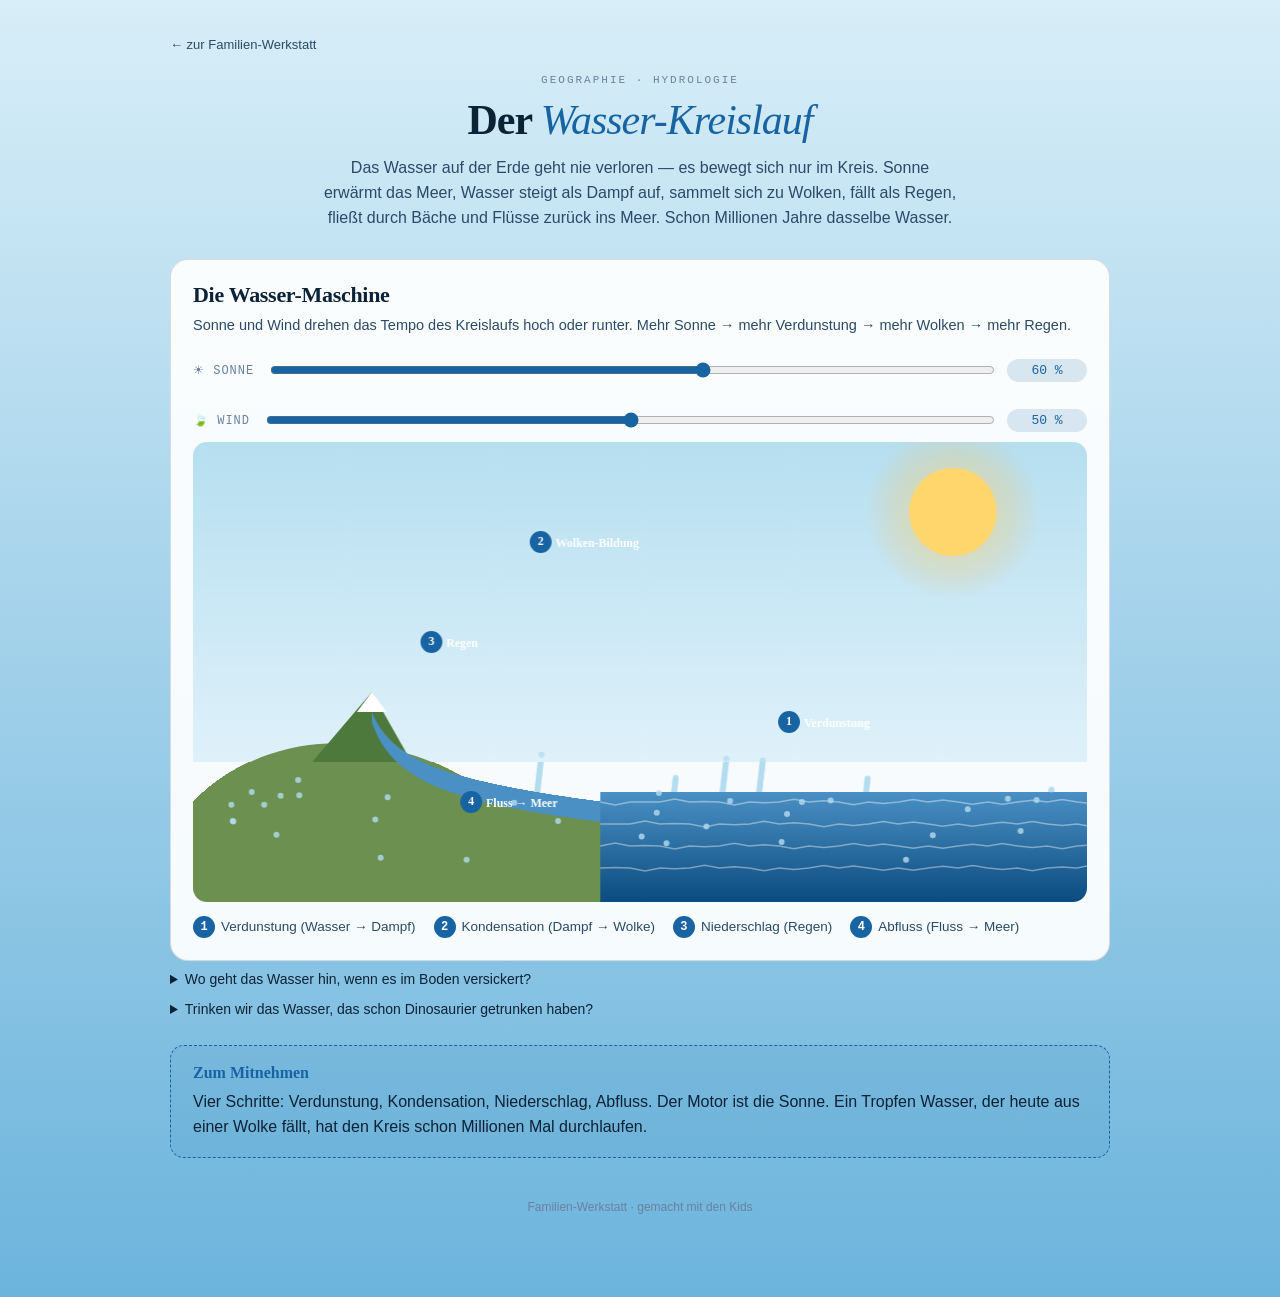
<file: wasserkreislauf/index.html>
<!doctype html>
<html lang="de">
<head>
<meta charset="utf-8">
<meta name="viewport" content="width=device-width,initial-scale=1">
<title>Der Wasser-Kreislauf</title>
<style>
  :root {
    --bg-1: #d8eef8;
    --bg-2: #6cb4dc;
    --water: #1864a3;
    --water-light: #4a90c4;
    --sky: #b6dff0;
    --cloud: #ffffff;
    --land: #6b9050;
    --land-deep: #4d7a3c;
    --sand: #e8d29a;
    --sun: #f5c452;
    --sun-glow: #ffae3b;
    --ink: #0c2236;
    --ink-2: #2c4a68;
    --ink-3: #6a82a0;
    --hair: rgba(12,34,54,0.15);
    --card: rgba(255,255,255,0.92);
  }
  * { box-sizing: border-box; }
  html, body {
    margin: 0; padding: 0;
    background: linear-gradient(180deg, var(--bg-1), var(--bg-2));
    color: var(--ink); min-height: 100vh;
    font: 16px/1.55 -apple-system, BlinkMacSystemFont, "Segoe UI", Roboto, Helvetica, sans-serif;
  }
  main { max-width: 980px; margin: 0 auto; padding: 32px 20px 80px; }
  .back { display: inline-block; color: var(--ink-2); text-decoration: none; font-size: 13px; margin-bottom: 20px; }
  .back:hover { color: var(--ink); }
  header { text-align: center; margin-bottom: 28px; }
  .kicker { font: 11px/1 ui-monospace, monospace; letter-spacing: 2px; text-transform: uppercase; color: var(--ink-3); margin-bottom: 12px; }
  h1 { font: 600 42px/1.05 Georgia, serif; margin: 0; letter-spacing: -1px; }
  h1 em { color: var(--water); font-style: italic; font-weight: 400; }
  .lede { color: var(--ink-2); max-width: 640px; margin: 14px auto 0; font-size: 16px; }
  section.card { background: var(--card); border: 1px solid var(--hair); border-radius: 18px; padding: 22px; margin-top: 20px; }
  section h2 { font: 600 22px/1.2 Georgia, serif; margin: 0 0 6px; letter-spacing: -0.3px; }
  section p.sub { color: var(--ink-2); margin: 0 0 16px; font-size: 14.5px; }
  .controls { display: grid; grid-template-columns: auto 1fr auto; gap: 14px; align-items: center; margin: 18px 0 6px; }
  .controls label { font: 12px ui-monospace, monospace; letter-spacing: 1px; text-transform: uppercase; color: var(--ink-3); }
  input[type="range"] { width: 100%; accent-color: var(--water); height: 28px; }
  .pill { display: inline-block; padding: 4px 12px; border-radius: 999px; background: rgba(24,100,163,0.15); color: var(--water); font: 13px ui-monospace, monospace; min-width: 80px; text-align: center; }
  canvas { display: block; width: 100%; height: 460px; border-radius: 14px; }
  .legend { display: flex; flex-wrap: wrap; gap: 18px; margin-top: 14px; font-size: 13.5px; color: var(--ink-2); }
  .legend span { display: inline-flex; align-items: center; gap: 6px; }
  .num { display: inline-flex; align-items: center; justify-content: center; width: 22px; height: 22px; border-radius: 50%; background: var(--water); color: white; font: 600 12px ui-monospace, monospace; }
  details { margin-top: 8px; cursor: pointer; color: var(--ink-2); font-size: 14px; }
  details summary { font-weight: 500; color: var(--ink); }
  details p { margin: 8px 0 0; }
  .takeaway { margin-top: 24px; padding: 18px 22px; background: rgba(24,100,163,0.08); border: 1px dashed var(--water); border-radius: 14px; }
  .takeaway h3 { margin: 0 0 8px; font: 600 16px Georgia, serif; color: var(--water); }
  footer { margin-top: 40px; text-align: center; color: var(--ink-3); font-size: 12px; }
  @media (max-width: 600px) { h1 { font-size: 32px; } canvas { height: 360px; } }
</style>
</head>
<body>
<main>
  <a href="../" class="back">← zur Familien-Werkstatt</a>
  <header>
    <div class="kicker">Geographie · Hydrologie</div>
    <h1>Der <em>Wasser-Kreislauf</em></h1>
    <p class="lede">
      Das Wasser auf der Erde geht nie verloren — es bewegt sich nur im Kreis. Sonne erwärmt das Meer, Wasser steigt als Dampf auf, sammelt sich zu Wolken, fällt als Regen, fließt durch Bäche und Flüsse zurück ins Meer. Schon Millionen Jahre dasselbe Wasser.
    </p>
  </header>

  <section class="card">
    <h2>Die Wasser-Maschine</h2>
    <p class="sub">Sonne und Wind drehen das Tempo des Kreislaufs hoch oder runter. Mehr Sonne → mehr Verdunstung → mehr Wolken → mehr Regen.</p>

    <div class="controls">
      <label for="sun">☀ Sonne</label>
      <input type="range" id="sun" min="0" max="100" value="60">
      <span class="pill" id="sunPill">60 %</span>
    </div>
    <div class="controls">
      <label for="wind">🍃 Wind</label>
      <input type="range" id="wind" min="0" max="100" value="50">
      <span class="pill" id="windPill">50 %</span>
    </div>

    <canvas id="scene" width="900" height="460"></canvas>

    <div class="legend">
      <span><i class="num">1</i> Verdunstung (Wasser → Dampf)</span>
      <span><i class="num">2</i> Kondensation (Dampf → Wolke)</span>
      <span><i class="num">3</i> Niederschlag (Regen)</span>
      <span><i class="num">4</i> Abfluss (Fluss → Meer)</span>
    </div>
  </section>

  <details>
    <summary>Wo geht das Wasser hin, wenn es im Boden versickert?</summary>
    <p>Es sammelt sich tief unten als <strong>Grundwasser</strong>. Daraus speisen sich Brunnen, manchmal kommt es auch wieder als Quelle aus dem Berg. Auch das fließt irgendwann in einen Fluss.</p>
  </details>
  <details>
    <summary>Trinken wir das Wasser, das schon Dinosaurier getrunken haben?</summary>
    <p>Ja. Das Wasser auf der Erde ist immer dasselbe — es war schon vor 100 Millionen Jahren da, in Wolken, Flüssen, Tieren. In jedem Schluck Wasser sind statistisch ein paar Moleküle, die mal in einem Brontosaurus waren.</p>
  </details>

  <div class="takeaway">
    <h3>Zum Mitnehmen</h3>
    <p style="margin:0;">Vier Schritte: Verdunstung, Kondensation, Niederschlag, Abfluss. Der Motor ist die Sonne. Ein Tropfen Wasser, der heute aus einer Wolke fällt, hat den Kreis schon Millionen Mal durchlaufen.</p>
  </div>

  <footer>Familien-Werkstatt · gemacht mit den Kids</footer>
</main>

<script>
const canvas = document.getElementById('scene');
const ctx = canvas.getContext('2d');
const W = canvas.width, H = canvas.height;
const sunInput = document.getElementById('sun');
const windInput = document.getElementById('wind');
const sunPill = document.getElementById('sunPill');
const windPill = document.getElementById('windPill');

let sunPower = 0.6, windPower = 0.5;

// Particle system: water droplets in different states.
// stages: 'sea', 'rising', 'cloud', 'falling', 'river'
const drops = [];
for (let i = 0; i < 80; i++) {
  drops.push({ x: Math.random() * W, y: 380 + Math.random() * 60, stage: 'sea', t: Math.random() });
}

function step() {
  for (const d of drops) {
    if (d.stage === 'sea') {
      // Chance to start rising depends on sun
      if (Math.random() < 0.003 + sunPower * 0.012) {
        d.stage = 'rising';
        d.t = 0;
      }
    } else if (d.stage === 'rising') {
      d.y -= 0.5 + sunPower * 1.5;
      d.x += (windPower - 0.3) * 0.8;
      if (d.y < 130) {
        d.stage = 'cloud';
        // snap to a cloud x
        d.t = Math.random();
      }
    } else if (d.stage === 'cloud') {
      // drift across the sky with wind, then fall
      d.x += 0.2 + windPower * 1.5;
      d.t += 0.005 + sunPower * 0.005;
      if (d.t > 0.7 && Math.random() < 0.02 + sunPower * 0.04) {
        d.stage = 'falling';
      }
      if (d.x > W + 20) d.x = -20;
    } else if (d.stage === 'falling') {
      d.y += 2 + sunPower * 2;
      d.x += (windPower - 0.3) * 0.6;
      // Land or sea?
      if (d.y > 360) {
        d.stage = (d.x < W * 0.45) ? 'river' : 'sea';
        d.y = d.x < W * 0.45 ? (320 + (d.x / W) * 20) : 380 + Math.random() * 60;
      }
    } else if (d.stage === 'river') {
      // Flow downhill and to the right (toward the sea)
      d.x += 0.6 + windPower * 0.4;
      d.y += 0.05;
      if (d.x > W * 0.5) {
        d.stage = 'sea';
        d.y = 380 + Math.random() * 60;
      }
    }
    // Wrap edges
    if (d.x < -20) d.x = W + 20;
  }
}

function draw() {
  // Sky
  const skyGrad = ctx.createLinearGradient(0, 0, 0, 320);
  skyGrad.addColorStop(0, '#b6dff0');
  skyGrad.addColorStop(1, '#dff1fa');
  ctx.fillStyle = skyGrad;
  ctx.fillRect(0, 0, W, 320);

  // Sun (intensity = sunPower)
  const sunR = 38 + sunPower * 10;
  const sunGlow = ctx.createRadialGradient(W * 0.85, 70, 0, W * 0.85, 70, sunR * 2);
  sunGlow.addColorStop(0, `rgba(255,228,120,${0.4 + sunPower * 0.4})`);
  sunGlow.addColorStop(1, 'rgba(255,174,59,0)');
  ctx.fillStyle = sunGlow;
  ctx.fillRect(W * 0.65, 0, W * 0.35, 200);
  ctx.beginPath();
  ctx.arc(W * 0.85, 70, sunR, 0, Math.PI * 2);
  ctx.fillStyle = '#ffd66b';
  ctx.fill();

  // Land (hills on left)
  ctx.fillStyle = '#6b9050';
  ctx.beginPath();
  ctx.moveTo(0, 360);
  ctx.bezierCurveTo(80, 280, 200, 290, 280, 340);
  ctx.bezierCurveTo(330, 360, 380, 360, 410, 360);
  ctx.lineTo(410, H);
  ctx.lineTo(0, H);
  ctx.closePath();
  ctx.fill();

  // Mountain peaks
  ctx.fillStyle = '#4d7a3c';
  ctx.beginPath();
  ctx.moveTo(120, 320);
  ctx.lineTo(180, 250);
  ctx.lineTo(220, 320);
  ctx.fill();
  ctx.fillStyle = '#fff';
  ctx.beginPath();
  ctx.moveTo(165, 270);
  ctx.lineTo(180, 250);
  ctx.lineTo(195, 270);
  ctx.fill();

  // River channel
  ctx.fillStyle = '#4a90c4';
  ctx.beginPath();
  ctx.moveTo(180, 270);
  ctx.bezierCurveTo(200, 320, 260, 340, 410, 360);
  ctx.lineTo(410, 380);
  ctx.bezierCurveTo(260, 360, 200, 340, 180, 280);
  ctx.fill();

  // Sea (right side)
  const seaGrad = ctx.createLinearGradient(0, 350, 0, H);
  seaGrad.addColorStop(0, '#4a90c4');
  seaGrad.addColorStop(1, '#0c4c80');
  ctx.fillStyle = seaGrad;
  ctx.fillRect(410, 350, W - 410, H - 350);

  // Wave crests
  ctx.strokeStyle = 'rgba(255,255,255,0.4)';
  ctx.lineWidth = 1.5;
  for (let i = 0; i < 4; i++) {
    ctx.beginPath();
    const y = 360 + i * 22;
    ctx.moveTo(410, y);
    for (let x = 410; x < W; x += 30) {
      ctx.lineTo(x + 15, y + Math.sin((x + i * 30) * 0.05) * 3);
      ctx.lineTo(x + 30, y);
    }
    ctx.stroke();
  }

  // Clouds (collected dots → soft blobs)
  // Render each drop
  for (const d of drops) {
    if (d.stage === 'cloud') {
      ctx.beginPath();
      ctx.arc(d.x, d.y, 18, 0, Math.PI * 2);
      ctx.fillStyle = 'rgba(255,255,255,0.55)';
      ctx.fill();
    } else if (d.stage === 'rising') {
      ctx.beginPath();
      ctx.arc(d.x, d.y, 3, 0, Math.PI * 2);
      ctx.fillStyle = 'rgba(180,220,240,0.8)';
      ctx.fill();
    } else if (d.stage === 'falling') {
      ctx.beginPath();
      ctx.fillStyle = '#1864a3';
      ctx.fillRect(d.x, d.y, 1.5, 6);
    }
  }

  // Stage labels
  ctx.font = 'bold 14px ui-monospace';
  ctx.fillStyle = '#0c2236';
  // 1 — Verdunstung
  drawNum(ctx, 600, 280, '1');
  ctx.fillText('Verdunstung', 615, 285);
  // 2 — Kondensation
  drawNum(ctx, 350, 100, '2');
  ctx.fillText('Wolken-Bildung', 365, 105);
  // 3 — Regen
  drawNum(ctx, 240, 200, '3');
  ctx.fillText('Regen', 255, 205);
  // 4 — Abfluss
  drawNum(ctx, 280, 360, '4');
  ctx.fillText('Fluss → Meer', 295, 365);
}

function drawNum(ctx, x, y, n) {
  ctx.beginPath();
  ctx.arc(x, y, 11, 0, Math.PI * 2);
  ctx.fillStyle = '#1864a3';
  ctx.fill();
  ctx.fillStyle = '#fff';
  ctx.font = 'bold 12px ui-monospace';
  ctx.textAlign = 'center';
  ctx.textBaseline = 'middle';
  ctx.fillText(n, x, y);
  ctx.textAlign = 'start';
  ctx.textBaseline = 'alphabetic';
}

function loop() {
  step();
  draw();
  requestAnimationFrame(loop);
}

function updateControls() {
  sunPower = parseFloat(sunInput.value) / 100;
  windPower = parseFloat(windInput.value) / 100;
  sunPill.textContent = `${Math.round(sunPower * 100)} %`;
  windPill.textContent = `${Math.round(windPower * 100)} %`;
}

sunInput.addEventListener('input', updateControls);
windInput.addEventListener('input', updateControls);
updateControls();
loop();
</script>
</body>
</html>
</file>
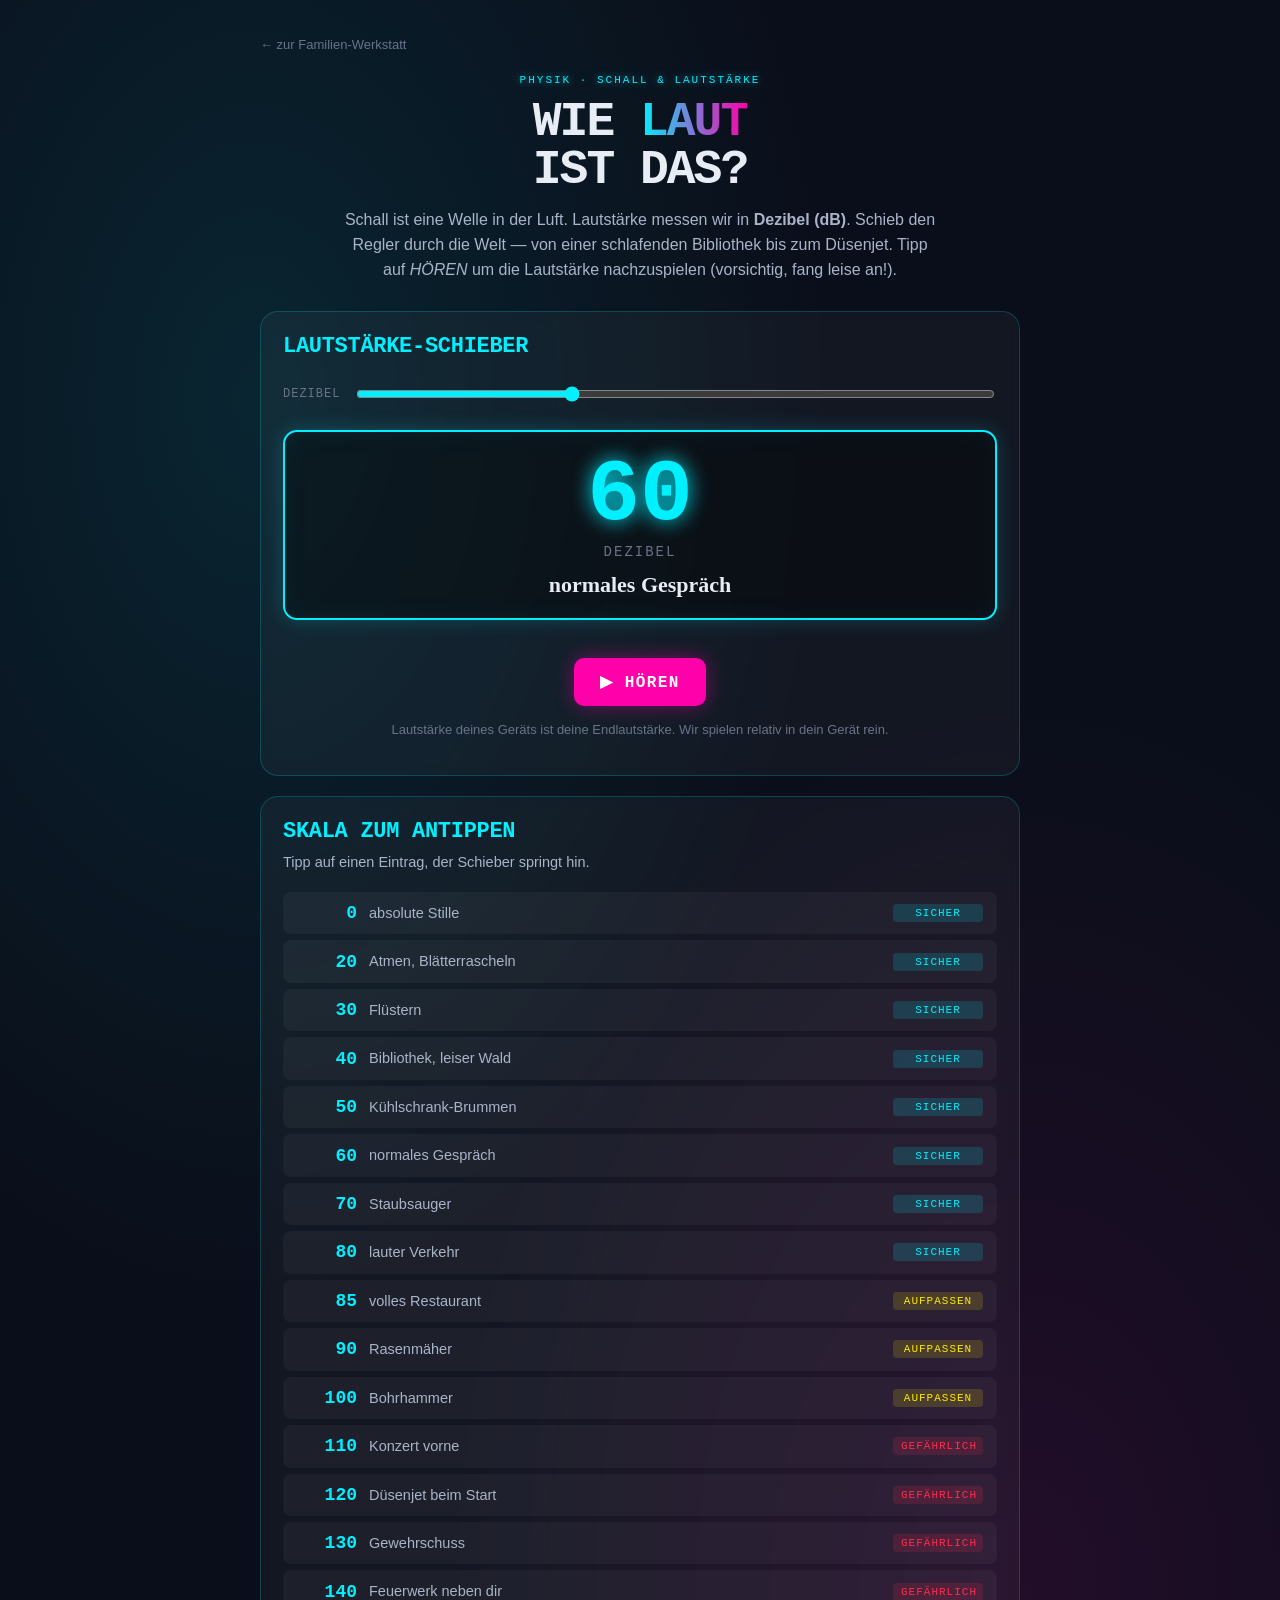
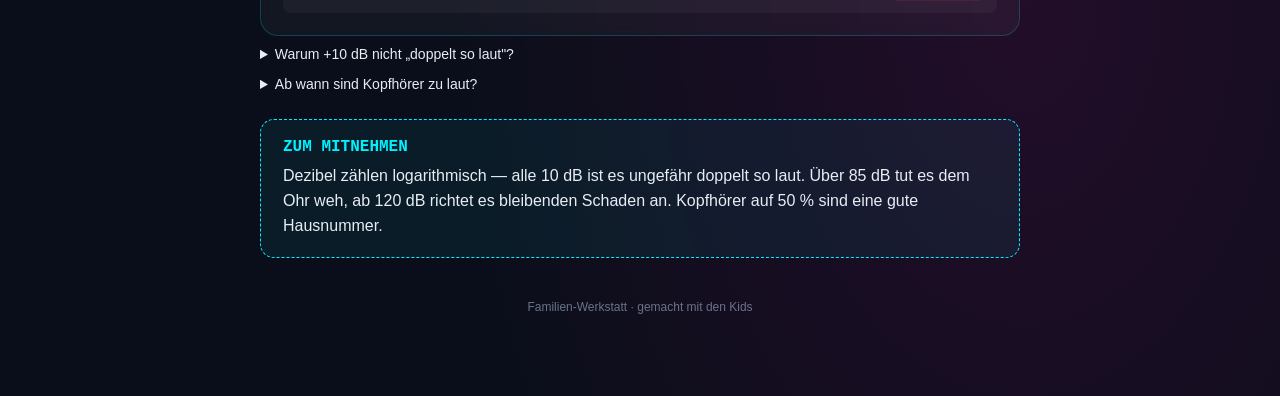
<file: wie-laut/index.html>
<!doctype html>
<html lang="de">
<head>
<meta charset="utf-8">
<meta name="viewport" content="width=device-width,initial-scale=1">
<title>Wie laut ist…?</title>
<style>
  :root {
    --bg-1: #0a0e1a;
    --bg-2: #1a1f3d;
    --neon-cyan: #00f0ff;
    --neon-pink: #ff00aa;
    --neon-yellow: #ffea00;
    --neon-red: #ff2d4f;
    --ink: #e8edf5;
    --ink-2: #aab4c8;
    --ink-3: #6a7388;
    --hair: rgba(0,240,255,0.2);
    --card: rgba(255,255,255,0.04);
  }
  * { box-sizing: border-box; }
  html, body {
    margin: 0; padding: 0;
    background:
      radial-gradient(ellipse at 20% 20%, rgba(0,240,255,0.1), transparent 40%),
      radial-gradient(ellipse at 80% 80%, rgba(255,0,170,0.1), transparent 40%),
      var(--bg-1);
    color: var(--ink); min-height: 100vh;
    font: 16px/1.55 -apple-system, BlinkMacSystemFont, "Segoe UI", Roboto, Helvetica, sans-serif;
  }
  main { max-width: 800px; margin: 0 auto; padding: 32px 20px 80px; }
  .back { display: inline-block; color: var(--ink-3); text-decoration: none; font-size: 13px; margin-bottom: 20px; }
  .back:hover { color: var(--ink); }
  header { text-align: center; margin-bottom: 28px; }
  .kicker { font: 11px/1 ui-monospace, monospace; letter-spacing: 2px; text-transform: uppercase; color: var(--neon-cyan); margin-bottom: 12px; text-shadow: 0 0 8px rgba(0,240,255,0.6); }
  h1 { font: 600 48px/1 ui-monospace, monospace; margin: 0; letter-spacing: -2px; text-transform: uppercase; }
  h1 em {
    background: linear-gradient(90deg, var(--neon-cyan), var(--neon-pink));
    -webkit-background-clip: text; background-clip: text;
    -webkit-text-fill-color: transparent;
    font-style: normal;
  }
  .lede { color: var(--ink-2); max-width: 600px; margin: 14px auto 0; font-size: 16px; }
  section.card { background: var(--card); border: 1px solid var(--hair); border-radius: 18px; padding: 22px; margin-top: 20px; backdrop-filter: blur(6px); }
  section h2 { font: 600 22px/1.2 ui-monospace, monospace; margin: 0 0 6px; letter-spacing: -0.3px; text-transform: uppercase; color: var(--neon-cyan); }
  section p.sub { color: var(--ink-2); margin: 0 0 16px; font-size: 14.5px; }
  .controls { display: flex; flex-wrap: wrap; gap: 14px; align-items: center; margin: 18px 0 6px; }
  .controls label { font: 12px ui-monospace, monospace; letter-spacing: 1px; text-transform: uppercase; color: var(--ink-3); }
  input[type="range"] { flex: 1; min-width: 220px; height: 28px; accent-color: var(--neon-cyan); }
  .pill {
    display: inline-block; padding: 6px 16px; border-radius: 4px;
    background: rgba(0,240,255,0.15); color: var(--neon-cyan);
    font: 600 16px ui-monospace, monospace;
    border: 1px solid var(--neon-cyan);
    box-shadow: 0 0 12px rgba(0,240,255,0.4);
  }
  .pill.warn { background: rgba(255,234,0,0.15); color: var(--neon-yellow); border-color: var(--neon-yellow); box-shadow: 0 0 12px rgba(255,234,0,0.4); }
  .pill.danger { background: rgba(255,45,79,0.15); color: var(--neon-red); border-color: var(--neon-red); box-shadow: 0 0 12px rgba(255,45,79,0.4); }
  .display {
    text-align: center; padding: 20px;
    background: rgba(0,0,0,0.4);
    border: 2px solid var(--neon-cyan);
    border-radius: 14px;
    margin: 20px 0;
    box-shadow: 0 0 20px rgba(0,240,255,0.2), inset 0 0 30px rgba(0,240,255,0.05);
  }
  .display.warn { border-color: var(--neon-yellow); box-shadow: 0 0 20px rgba(255,234,0,0.25), inset 0 0 30px rgba(255,234,0,0.05); }
  .display.danger { border-color: var(--neon-red); box-shadow: 0 0 20px rgba(255,45,79,0.3), inset 0 0 30px rgba(255,45,79,0.08); animation: pulse 1s ease-in-out infinite; }
  @keyframes pulse { 0%, 100% { box-shadow: 0 0 20px rgba(255,45,79,0.3); } 50% { box-shadow: 0 0 40px rgba(255,45,79,0.6); } }
  .display .db {
    font: 600 88px/1 ui-monospace, monospace;
    color: var(--neon-cyan);
    text-shadow: 0 0 20px currentColor;
  }
  .display.warn .db { color: var(--neon-yellow); }
  .display.danger .db { color: var(--neon-red); }
  .display .lbl { font: 14px ui-monospace, monospace; letter-spacing: 2px; text-transform: uppercase; color: var(--ink-3); margin-top: 4px; }
  .display .source { font: 600 22px Georgia, serif; margin-top: 12px; color: var(--ink); }
  .play {
    margin-top: 18px;
    appearance: none; cursor: pointer;
    background: var(--neon-pink); color: white;
    border: none;
    padding: 14px 26px; border-radius: 10px;
    font: 600 16px ui-monospace, monospace; letter-spacing: 1.4px;
    text-transform: uppercase;
    box-shadow: 0 0 20px rgba(255,0,170,0.4);
    transition: transform 0.1s;
  }
  .play:hover { transform: translateY(-1px); }
  .play:active { transform: translateY(1px); }
  .play.stop { background: var(--neon-red); box-shadow: 0 0 20px rgba(255,45,79,0.4); }
  .scale { display: flex; flex-direction: column; gap: 6px; margin-top: 18px; }
  .scale-row {
    display: grid; grid-template-columns: 60px 1fr 90px;
    align-items: center; gap: 12px;
    padding: 10px 14px; border-radius: 8px;
    background: rgba(255,255,255,0.04);
    cursor: pointer;
    transition: background 0.15s;
  }
  .scale-row:hover { background: rgba(0,240,255,0.1); }
  .scale-row .num { font: 600 18px ui-monospace, monospace; color: var(--neon-cyan); text-align: right; }
  .scale-row .name { color: var(--ink-2); font-size: 14.5px; }
  .scale-row .badge {
    font: 11px ui-monospace, monospace; letter-spacing: 1px; text-transform: uppercase;
    text-align: center; padding: 3px 8px; border-radius: 4px;
  }
  .scale-row .badge.ok { background: rgba(0,240,255,0.15); color: var(--neon-cyan); }
  .scale-row .badge.warn { background: rgba(255,234,0,0.15); color: var(--neon-yellow); }
  .scale-row .badge.danger { background: rgba(255,45,79,0.15); color: var(--neon-red); }
  details { margin-top: 8px; cursor: pointer; color: var(--ink-2); font-size: 14px; }
  details summary { font-weight: 500; color: var(--ink); }
  details p { margin: 8px 0 0; }
  .takeaway { margin-top: 24px; padding: 18px 22px; background: rgba(0,240,255,0.06); border: 1px dashed var(--neon-cyan); border-radius: 14px; }
  .takeaway h3 { margin: 0 0 8px; font: 600 16px ui-monospace, monospace; color: var(--neon-cyan); text-transform: uppercase; }
  footer { margin-top: 40px; text-align: center; color: var(--ink-3); font-size: 12px; }
  @media (max-width: 600px) { h1 { font-size: 36px; } .display .db { font-size: 64px; } }
</style>
</head>
<body>
<main>
  <a href="../" class="back">← zur Familien-Werkstatt</a>
  <header>
    <div class="kicker">Physik · Schall & Lautstärke</div>
    <h1>Wie <em>laut</em><br>ist das?</h1>
    <p class="lede">
      Schall ist eine Welle in der Luft. Lautstärke messen wir in <strong>Dezibel (dB)</strong>. Schieb den Regler durch die Welt — von einer schlafenden Bibliothek bis zum Düsenjet. Tipp auf <em>HÖREN</em> um die Lautstärke nachzuspielen (vorsichtig, fang leise an!).
    </p>
  </header>

  <section class="card">
    <h2>Lautstärke-Schieber</h2>

    <div class="controls">
      <label for="db">Dezibel</label>
      <input type="range" id="db" min="20" max="140" value="60">
    </div>

    <div class="display" id="display">
      <div class="db" id="dbVal">60</div>
      <div class="lbl">Dezibel</div>
      <div class="source" id="sourceLabel">normales Gespräch</div>
    </div>

    <div style="text-align:center;">
      <button class="play" id="playBtn">▶ Hören</button>
      <p style="font-size:13px; color: var(--ink-3); margin-top: 14px;">Lautstärke deines Geräts ist deine Endlautstärke. Wir spielen relativ in dein Gerät rein.</p>
    </div>
  </section>

  <section class="card">
    <h2>Skala zum Antippen</h2>
    <p class="sub">Tipp auf einen Eintrag, der Schieber springt hin.</p>
    <div class="scale" id="scale"></div>
  </section>

  <details>
    <summary>Warum +10 dB nicht „doppelt so laut"?</summary>
    <p>Die Dezibel-Skala ist <em>logarithmisch</em>. +10 dB bedeutet ungefähr „doppelt so laut empfunden" — aber zehnmal mehr Schalldruck. +20 dB = hundertmal mehr Druck. Deshalb sind 100 dB wirklich gefährlich: das ist hundertmillionenmal mehr Schalldruck als das leiseste, was wir hören.</p>
  </details>
  <details>
    <summary>Ab wann sind Kopfhörer zu laut?</summary>
    <p>Über 85 dB für längere Zeit kann das Gehör schädigen. Smartphone-Kopfhörer auf voller Lautstärke schaffen leicht 100-110 dB. Daumenregel: wenn jemand neben dir auf 1 m Entfernung deine Musik hört, ist sie zu laut.</p>
  </details>

  <div class="takeaway">
    <h3>Zum Mitnehmen</h3>
    <p style="margin:0;">Dezibel zählen logarithmisch — alle 10 dB ist es ungefähr doppelt so laut. Über 85 dB tut es dem Ohr weh, ab 120 dB richtet es bleibenden Schaden an. Kopfhörer auf 50 % sind eine gute Hausnummer.</p>
  </div>

  <footer>Familien-Werkstatt · gemacht mit den Kids</footer>
</main>

<script>
const SOURCES = [
  { db: 0,   name: 'absolute Stille',          tier: 'ok' },
  { db: 20,  name: 'Atmen, Blätterrascheln',   tier: 'ok' },
  { db: 30,  name: 'Flüstern',                 tier: 'ok' },
  { db: 40,  name: 'Bibliothek, leiser Wald',  tier: 'ok' },
  { db: 50,  name: 'Kühlschrank-Brummen',      tier: 'ok' },
  { db: 60,  name: 'normales Gespräch',        tier: 'ok' },
  { db: 70,  name: 'Staubsauger',              tier: 'ok' },
  { db: 80,  name: 'lauter Verkehr',           tier: 'ok' },
  { db: 85,  name: 'volles Restaurant',        tier: 'warn' },
  { db: 90,  name: 'Rasenmäher',               tier: 'warn' },
  { db: 100, name: 'Bohrhammer',               tier: 'warn' },
  { db: 110, name: 'Konzert vorne',            tier: 'danger' },
  { db: 120, name: 'Düsenjet beim Start',      tier: 'danger' },
  { db: 130, name: 'Gewehrschuss',             tier: 'danger' },
  { db: 140, name: 'Feuerwerk neben dir',      tier: 'danger' },
];

const dbInput = document.getElementById('db');
const dbVal = document.getElementById('dbVal');
const sourceLabel = document.getElementById('sourceLabel');
const display = document.getElementById('display');
const playBtn = document.getElementById('playBtn');
const scaleEl = document.getElementById('scale');

function tier(db) {
  if (db >= 105) return 'danger';
  if (db >= 80) return 'warn';
  return 'ok';
}

function nearest(db) {
  let best = SOURCES[0], bd = Infinity;
  for (const s of SOURCES) {
    const d = Math.abs(s.db - db);
    if (d < bd) { bd = d; best = s; }
  }
  return best;
}

function update(db) {
  dbVal.textContent = db;
  const s = nearest(db);
  sourceLabel.textContent = s.name;
  display.classList.remove('warn', 'danger');
  const t = tier(db);
  if (t === 'warn') display.classList.add('warn');
  if (t === 'danger') display.classList.add('danger');
}

dbInput.addEventListener('input', e => update(parseInt(e.target.value, 10)));

// Build scale
SOURCES.forEach(s => {
  const row = document.createElement('div');
  row.className = 'scale-row';
  row.innerHTML = `
    <div class="num">${s.db}</div>
    <div class="name">${s.name}</div>
    <div class="badge ${s.tier}">${s.tier === 'ok' ? 'sicher' : s.tier === 'warn' ? 'aufpassen' : 'gefährlich'}</div>
  `;
  row.addEventListener('click', () => {
    dbInput.value = s.db;
    update(s.db);
  });
  scaleEl.appendChild(row);
});

// ── Audio: synthesize a tone whose amplitude scales with the picked dB.
//
// Real dB SPL we can't deliver — that depends on the user's speakers.
// Instead we map: 20 dB → near silent, 100 dB → loud. Cap at 0.7 of full
// gain so we never blow out the speaker.
let ctx, osc, gain;
let playing = false;

function startAudio(db) {
  if (!ctx) ctx = new (window.AudioContext || window.webkitAudioContext)();
  if (osc) { osc.stop(); osc.disconnect(); }
  if (gain) gain.disconnect();
  osc = ctx.createOscillator();
  osc.type = 'sine';
  osc.frequency.value = 440; // pleasant A
  gain = ctx.createGain();
  // Map 20..120 → 0..0.6 logarithmically (approximation)
  const norm = Math.max(0, Math.min(1, (db - 20) / 100));
  gain.gain.value = norm * norm * 0.6;
  osc.connect(gain);
  gain.connect(ctx.destination);
  osc.start();
  playing = true;
  playBtn.textContent = '■ Stopp';
  playBtn.classList.add('stop');
}

function stopAudio() {
  if (osc) { osc.stop(); osc.disconnect(); osc = null; }
  if (gain) { gain.disconnect(); gain = null; }
  playing = false;
  playBtn.textContent = '▶ Hören';
  playBtn.classList.remove('stop');
}

playBtn.addEventListener('click', () => {
  if (playing) stopAudio();
  else startAudio(parseInt(dbInput.value, 10));
});

// when slider moves while playing, update gain
dbInput.addEventListener('input', () => {
  if (playing && gain) {
    const db = parseInt(dbInput.value, 10);
    const norm = Math.max(0, Math.min(1, (db - 20) / 100));
    gain.gain.value = norm * norm * 0.6;
  }
});

update(parseInt(dbInput.value, 10));
</script>
</body>
</html>
</file>
<file: assets/style.css>
:root {
  --bg-1: #0c0f1f;
  --bg-2: #1b2240;
  --paper: #fbf6e9;
  --ink: #f4ecdb;
  --ink-2: #c9c2af;
  --ink-3: #8b8474;
  --accent: #ffae3b;
  --accent-2: #ff6f6b;
  --zodiac: #b69cff;
  --green: #7ed27a;
  --hair: rgba(255, 255, 255, 0.12);
  --card: rgba(255, 255, 255, 0.04);
  --card-hover: rgba(255, 255, 255, 0.08);
}

* { box-sizing: border-box; }
html, body {
  margin: 0; padding: 0;
  background: radial-gradient(ellipse at top, var(--bg-2) 0%, var(--bg-1) 70%);
  color: var(--ink);
  font: 16px/1.55 -apple-system, BlinkMacSystemFont, "Segoe UI", Roboto, Helvetica, Arial, sans-serif;
  min-height: 100vh;
}
body::before {
  content: ""; position: fixed; inset: 0; pointer-events: none; z-index: 0;
  background-image:
    radial-gradient(1px 1px at 12% 18%, #fff 50%, transparent 51%),
    radial-gradient(1px 1px at 78% 24%, #fff 50%, transparent 51%),
    radial-gradient(1px 1px at 33% 64%, #fff 50%, transparent 51%),
    radial-gradient(2px 2px at 92% 87%, #fff 50%, transparent 51%),
    radial-gradient(1px 1px at 47% 91%, #fff 50%, transparent 51%),
    radial-gradient(2px 2px at 18% 80%, #fff 50%, transparent 51%),
    radial-gradient(1px 1px at 65% 12%, #fff 50%, transparent 51%),
    radial-gradient(1px 1px at 5% 50%, #fff 50%, transparent 51%);
  opacity: 0.55;
}

main {
  max-width: 1100px; margin: 0 auto;
  padding: 36px 22px 80px;
  position: relative; z-index: 1;
}

/* ── Hero ──────────────────────────────────────────────────────── */
.hero { text-align: center; margin-bottom: 36px; }
.kicker {
  font: 11px/1 ui-monospace, SFMono-Regular, monospace;
  letter-spacing: 2px; text-transform: uppercase; color: var(--ink-3);
  margin-bottom: 14px;
}
h1 {
  font: 600 48px/1.05 Georgia, "Times New Roman", serif;
  margin: 0; letter-spacing: -1px;
  max-width: 800px; margin-inline: auto;
}
h1 em { color: var(--accent); font-style: italic; font-weight: 400; }
h1 .muted { color: var(--ink-3); }

.lede {
  color: var(--ink-2);
  max-width: 640px; margin: 14px auto 0;
  font-size: 16.5px;
}
.lede.en { color: var(--ink-3); font-size: 14.5px; margin-top: 8px; }

/* ── Search & filters ──────────────────────────────────────────── */
.search {
  background: var(--card);
  border: 1px solid var(--hair);
  border-radius: 18px;
  padding: 18px 18px 14px;
  margin-bottom: 24px;
  backdrop-filter: blur(6px);
}

#q {
  width: 100%;
  font-size: 17px;
  padding: 12px 16px;
  border-radius: 12px;
  border: 1px solid var(--hair);
  background: rgba(0, 0, 0, 0.2);
  color: var(--ink);
  outline: none;
  transition: border-color .15s;
}
#q:focus { border-color: var(--accent); }
#q::placeholder { color: var(--ink-3); }

.filters {
  display: flex; flex-wrap: wrap; gap: 14px;
  margin-top: 14px;
}
fieldset {
  border: none; padding: 0; margin: 0;
  display: flex; flex-wrap: wrap; gap: 6px; align-items: center;
}
fieldset legend {
  font: 11px ui-monospace, monospace;
  letter-spacing: 1.4px; text-transform: uppercase;
  color: var(--ink-3); margin-right: 6px;
  padding: 0;
}
.chip {
  display: inline-block;
  padding: 5px 12px;
  border-radius: 999px;
  border: 1px solid var(--hair);
  background: rgba(0, 0, 0, 0.15);
  color: var(--ink-2);
  font-size: 13px;
  cursor: pointer;
  user-select: none;
  transition: all .12s;
}
.chip:hover { color: var(--ink); border-color: rgba(255, 255, 255, 0.25); }
.chip.active {
  background: rgba(255, 174, 59, 0.18);
  border-color: var(--accent);
  color: var(--accent);
}

.meta-row {
  display: flex; justify-content: space-between; align-items: center;
  margin-top: 12px;
  font-size: 13px; color: var(--ink-3);
}
.reset {
  background: none; border: none; color: var(--ink-3);
  font: inherit; cursor: pointer; padding: 4px 8px;
  text-decoration: underline dotted;
}
.reset:hover { color: var(--ink); }
.reset:disabled { opacity: 0.4; cursor: default; text-decoration: none; }

/* ── Cards ─────────────────────────────────────────────────────── */
.grid {
  display: grid;
  grid-template-columns: repeat(auto-fill, minmax(280px, 1fr));
  gap: 14px;
}
.card {
  display: block;
  background: var(--card);
  border: 1px solid var(--hair);
  border-radius: 14px;
  text-decoration: none;
  color: inherit;
  overflow: hidden;
  transition: background .15s, transform .15s, border-color .15s;
}
.card:hover {
  background: var(--card-hover);
  transform: translateY(-2px);
  border-color: rgba(255, 174, 59, 0.4);
}
.card-body { padding: 18px 18px 16px; }
.card-meta {
  display: flex; justify-content: space-between; align-items: center;
  font: 11px ui-monospace, monospace;
  letter-spacing: 1.2px; text-transform: uppercase;
  color: var(--ink-3);
  margin-bottom: 10px;
}
.card-meta .lang { font-size: 14px; letter-spacing: 0; }
h2.card-title {
  font: 600 22px/1.2 Georgia, serif;
  margin: 0 0 8px; letter-spacing: -0.3px;
  color: var(--ink);
}
.card-summary {
  margin: 0 0 12px; font-size: 14.5px; color: var(--ink-2);
}
.card-tags {
  list-style: none; padding: 0; margin: 0;
  display: flex; flex-wrap: wrap; gap: 6px;
}
.card-tags li {
  font-size: 11.5px;
  padding: 2px 8px;
  border-radius: 999px;
  background: rgba(182, 156, 255, 0.12);
  color: var(--zodiac);
}

.empty {
  grid-column: 1 / -1;
  padding: 60px 20px;
  text-align: center;
  color: var(--ink-3);
  font-size: 15px;
}
.empty strong { color: var(--ink); display: block; font-size: 17px; margin-bottom: 6px; }

footer {
  margin-top: 60px; text-align: center;
  color: var(--ink-3); font-size: 12.5px;
}
footer a { color: var(--ink-2); text-decoration: none; border-bottom: 1px dotted var(--ink-3); }
footer a:hover { color: var(--ink); }

@media (max-width: 600px) {
  h1 { font-size: 34px; }
  main { padding: 22px 14px 60px; }
}
</file>
